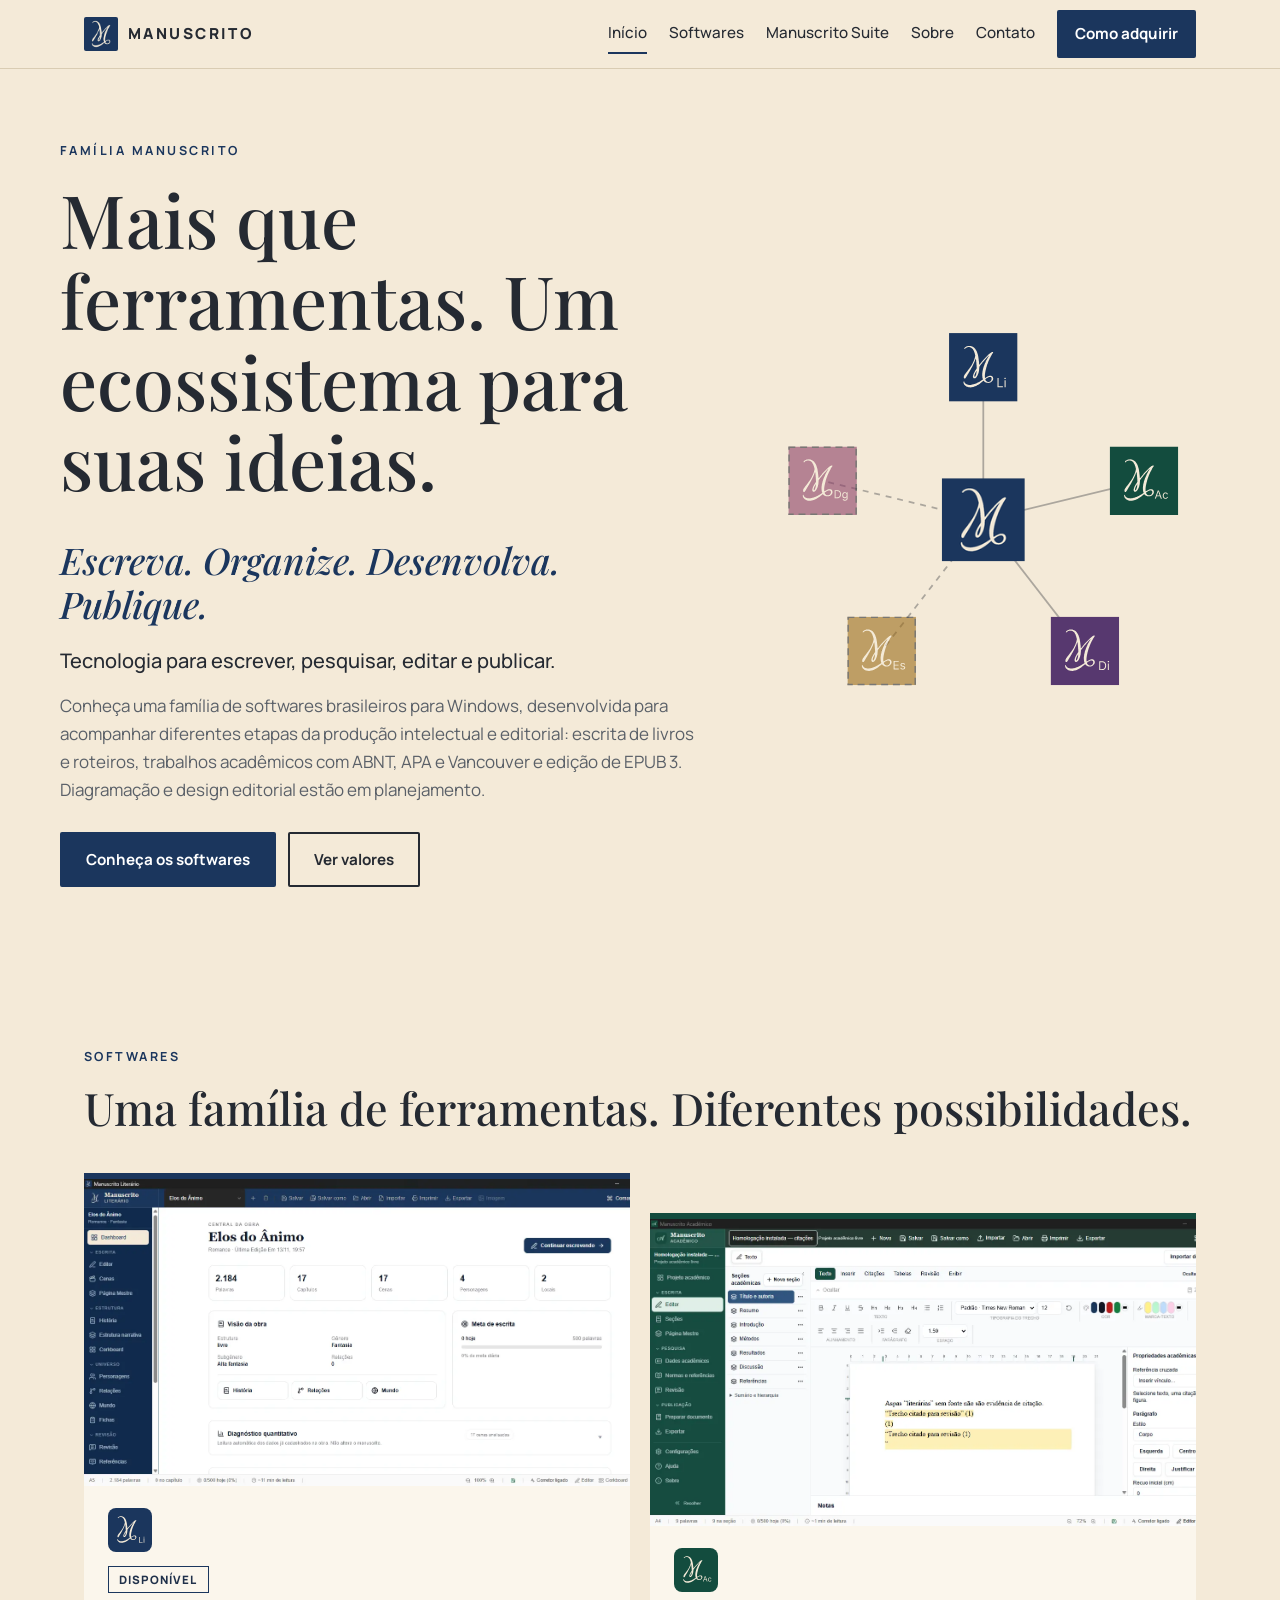
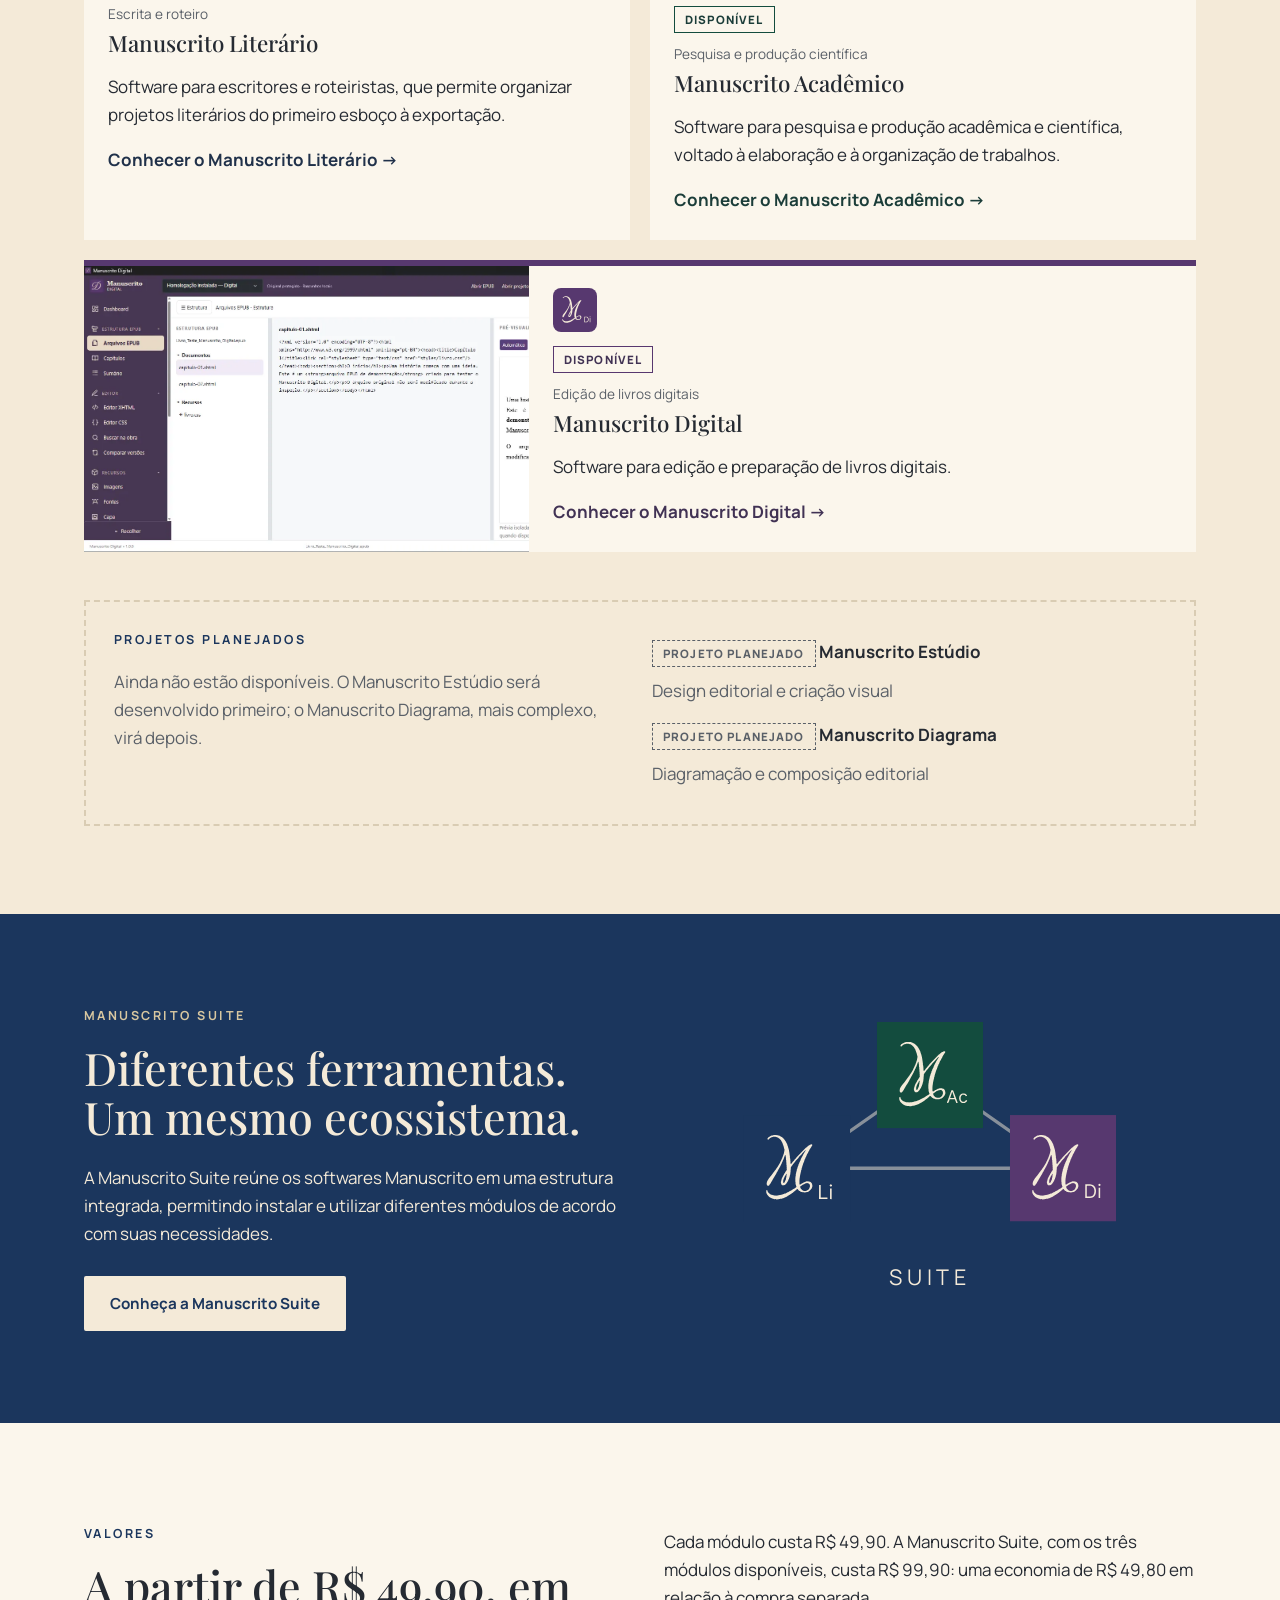
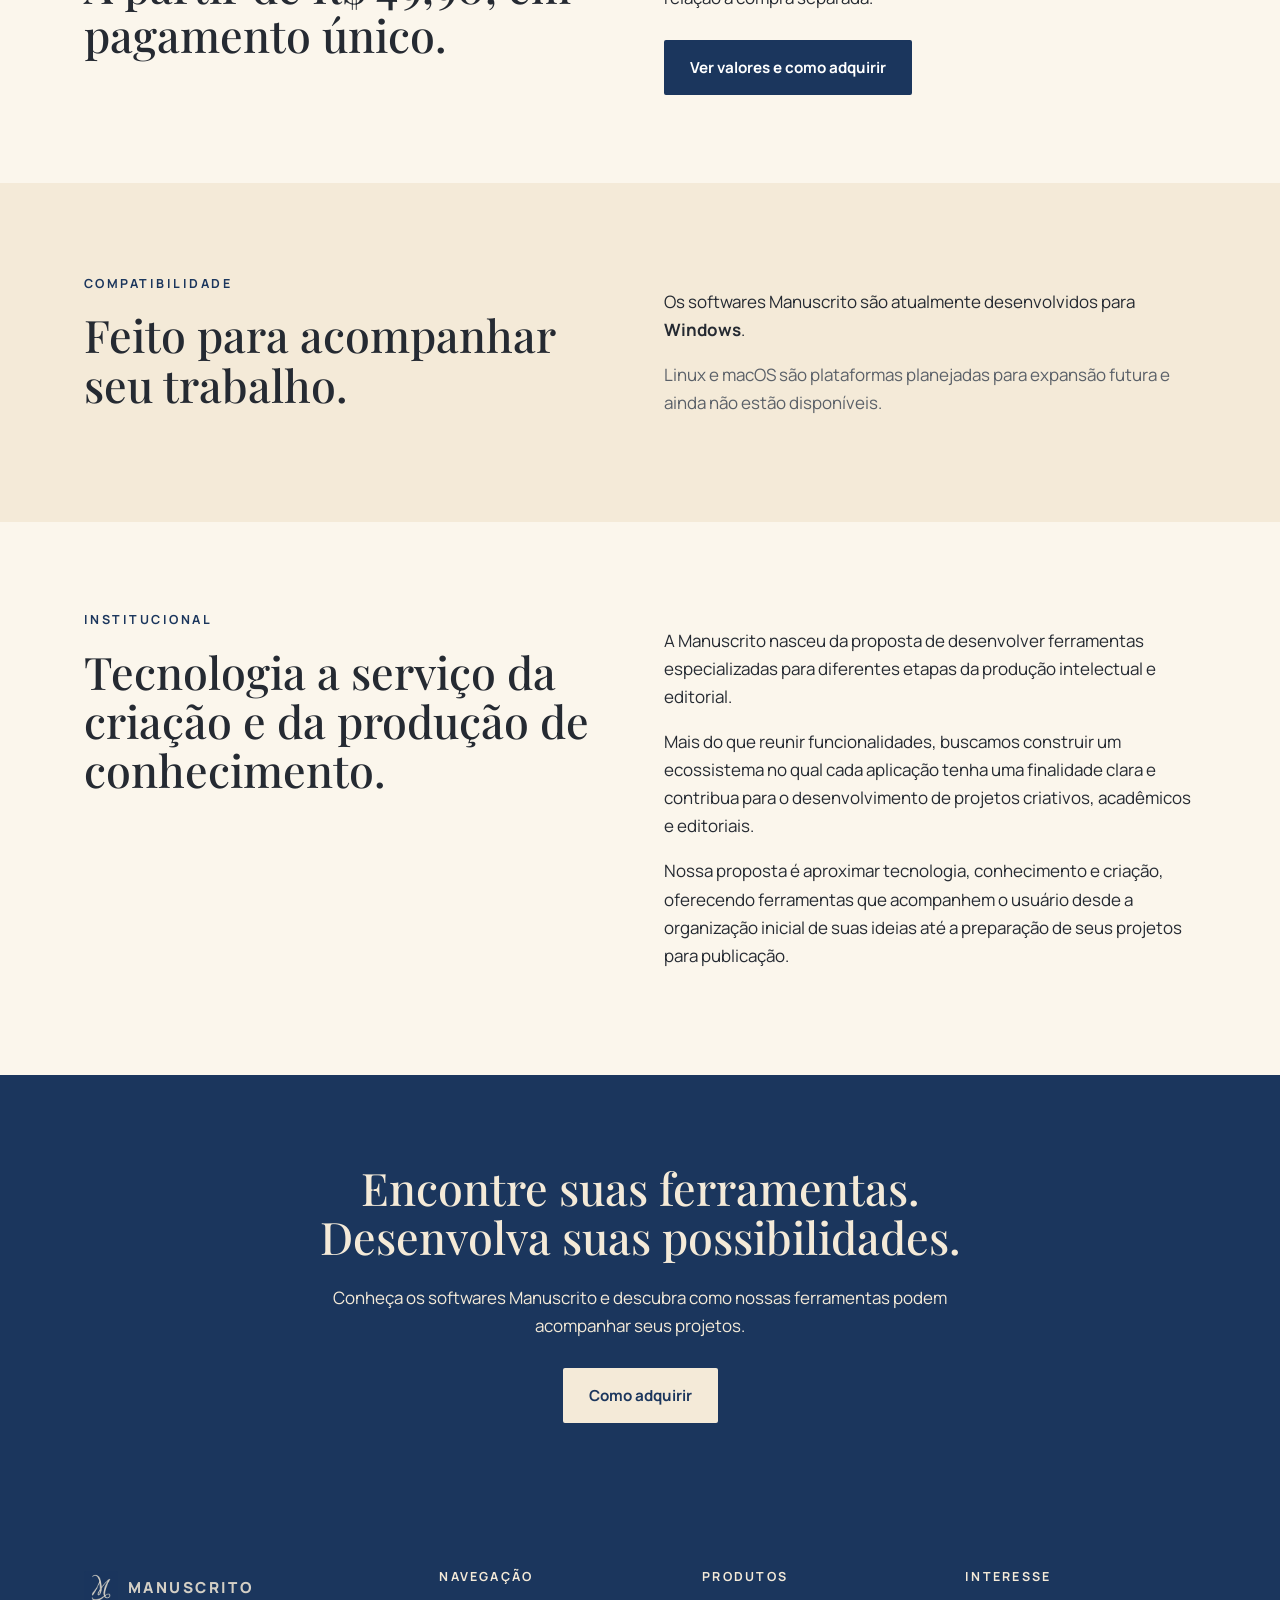
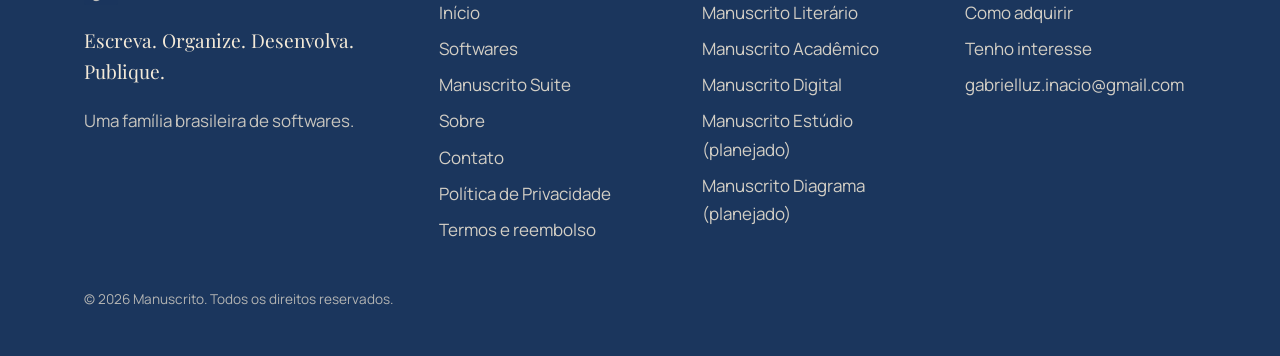
<file: index.html>
<!DOCTYPE html>
<html lang="pt-BR">
<head>
<meta charset="utf-8">
<meta name="viewport" content="width=device-width, initial-scale=1, viewport-fit=cover">
<title>Manuscrito — softwares para escrever, pesquisar e publicar</title>
<meta name="description" content="Família brasileira de softwares para Windows: escrever livros e roteiros, elaborar TCC, dissertação e tese e editar EPUB 3. A partir de R$ 49,90.">
<meta name="robots" content="index,follow,max-image-preview:large">
<link rel="canonical" href="https://gabrielluzinacio-alt.github.io/manuscrito/">
<meta property="og:title" content="Manuscrito — softwares para escrever, pesquisar e publicar"><meta property="og:description" content="Família brasileira de softwares para Windows: escrever livros e roteiros, elaborar TCC, dissertação e tese e editar EPUB 3. A partir de R$ 49,90."><meta property="og:type" content="website"><meta property="og:locale" content="pt_BR"><meta property="og:site_name" content="Manuscrito"><meta property="og:url" content="https://gabrielluzinacio-alt.github.io/manuscrito/"><meta property="og:image" content="https://gabrielluzinacio-alt.github.io/manuscrito/assets/img/og.png"><meta property="og:image:width" content="1200"><meta property="og:image:height" content="630"><meta property="og:image:alt" content="Manuscrito: Escreva. Organize. Desenvolva. Publique.">
<meta name="twitter:card" content="summary_large_image">
<meta name="theme-color" content="#1B365D">
<link rel="icon" href="favicon.ico" sizes="any"><link rel="icon" href="assets/icons/manuscrito-literario.svg" type="image/svg+xml"><link rel="apple-touch-icon" href="apple-touch-icon.png">
<link rel="preconnect" href="https://fonts.googleapis.com"><link rel="preconnect" href="https://fonts.gstatic.com" crossorigin>
<link rel="stylesheet" href="https://fonts.googleapis.com/css2?family=Manrope:wght@400;500;700;800&family=Playfair+Display:ital,wght@0,500;0,700;1,500&display=swap">
<link rel="stylesheet" href="assets/css/style.css">
<noscript><style>[hidden]{display:block!important}.tab-panel{margin-bottom:24px}</style></noscript>
<script type="application/ld+json">{"@context":"https://schema.org","@graph":[{"@type":"Organization","@id":"https://gabrielluzinacio-alt.github.io/manuscrito/#org","name":"Manuscrito","url":"https://gabrielluzinacio-alt.github.io/manuscrito/","logo":"https://gabrielluzinacio-alt.github.io/manuscrito/assets/img/logo.png","email":"gabrielluz.inacio@gmail.com","slogan":"Escreva. Organize. Desenvolva. Publique.","areaServed":"BR","knowsLanguage":"pt-BR"},{"@type":"WebSite","name":"Manuscrito","url":"https://gabrielluzinacio-alt.github.io/manuscrito/","inLanguage":"pt-BR","publisher":{"@id":"https://gabrielluzinacio-alt.github.io/manuscrito/#org"}}]}</script>
</head>
<body>
<a class="sr" href="#main">Pular para o conteúdo</a>
<header><div class="wrap bar"><a class="logo" href="" aria-label="Manuscrito — página inicial"><img class="mk" src="assets/img/logo.png" alt="" width="34" height="34">MANUSCRITO</a><button class="menu" type="button" aria-expanded="false" aria-controls="nav">Menu</button>
<nav id="nav" aria-label="Principal"><a href="" aria-current="page">Início</a><a href="softwares/">Softwares</a><a href="suite/">Manuscrito Suite</a><a href="sobre/">Sobre</a><a href="contato/">Contato</a><a class="btn" href="adquirir/">Como adquirir</a></nav></div></header>
<main id="main" tabindex="-1" style="outline:none" class="fade">
<div class="wrap hero"><div><div class="eyebrow">Família Manuscrito</div><h1>Mais que ferramentas. Um ecossistema para suas ideias.</h1><p class="slogan">Escreva. Organize. Desenvolva. Publique.</p><h2 class="sub">Tecnologia para escrever, pesquisar, editar e publicar.</h2><p class="mut">Conheça uma família de softwares brasileiros para Windows, desenvolvida para acompanhar diferentes etapas da produção intelectual e editorial: escrita de livros e roteiros, trabalhos acadêmicos com ABNT, APA e Vancouver e edição de EPUB 3. Diagramação e design editorial estão em planejamento.</p><div class="row"><a class="btn" href="softwares/">Conheça os softwares</a><a class="btn o" href="adquirir/">Ver valores</a></div></div><svg viewBox="0 0 400 340" role="img" aria-label="Cinco módulos conectados ao centro do ecossistema Manuscrito" style="width:100%;height:auto"><g stroke="currentColor" opacity=".35" stroke-width="1.5"><line x1="200" y1="175" x2="200" y2="46" stroke-dasharray="0"/><line x1="200" y1="175" x2="336" y2="142" stroke-dasharray="0"/><line x1="200" y1="175" x2="286" y2="286" stroke-dasharray="0"/><line x1="200" y1="175" x2="114" y2="286" stroke-dasharray="5 5"/><line x1="200" y1="175" x2="64" y2="142" stroke-dasharray="5 5"/></g><image href="assets/img/logo.png" x="165" y="140" width="70" height="70"/><svg x="171" y="17" width="58" height="58" viewBox="0 0 512 512" opacity="1"><rect width="512" height="512" fill="#1B365D"/><use href="assets/icons/sprite.svg#M" fill="#F4EAD8"/><use href="assets/icons/sprite.svg#s-literario" fill="#F4EAD8"/></svg><svg x="307" y="113" width="58" height="58" viewBox="0 0 512 512" opacity="1"><rect width="512" height="512" fill="#134C3E"/><use href="assets/icons/sprite.svg#M" fill="#F4EAD8"/><use href="assets/icons/sprite.svg#s-academico" fill="#F4EAD8"/></svg><svg x="257" y="257" width="58" height="58" viewBox="0 0 512 512" opacity="1"><rect width="512" height="512" fill="#57386F"/><use href="assets/icons/sprite.svg#M" fill="#F4EAD8"/><use href="assets/icons/sprite.svg#s-digital" fill="#F4EAD8"/></svg><svg x="85" y="257" width="58" height="58" viewBox="0 0 512 512" opacity="0.6"><rect width="512" height="512" fill="#9A6B19"/><use href="assets/icons/sprite.svg#M" fill="#F4EAD8"/><use href="assets/icons/sprite.svg#s-estudio" fill="#F4EAD8"/><rect width="512" height="512" fill="none" stroke="currentColor" stroke-width="22" stroke-dasharray="52 36"/></svg><svg x="35" y="113" width="58" height="58" viewBox="0 0 512 512" opacity="0.6"><rect width="512" height="512" fill="#8B3E66"/><use href="assets/icons/sprite.svg#M" fill="#F4EAD8"/><use href="assets/icons/sprite.svg#s-diagrama" fill="#F4EAD8"/><rect width="512" height="512" fill="none" stroke="currentColor" stroke-width="22" stroke-dasharray="52 36"/></svg></svg></div>
<section><div class="wrap"><div class="eyebrow">Softwares</div><h2>Uma família de ferramentas. Diferentes possibilidades.</h2><div class="feat"><a class="pc" href="literario/" style="--c:#1B365D;--cl:#7FA9E6"><img class="art" src="assets/img/lit-central.webp" alt="Tela do Manuscrito Literário" loading="lazy" width="1365" height="720"><div class="body"><svg class="mkm" aria-hidden="true" focusable="false" width="44" height="44" viewBox="0 0 512 512"><rect width="512" height="512" fill="#1B365D"/><use href="assets/icons/sprite.svg#M" fill="#F4EAD8"/><use href="assets/icons/sprite.svg#s-literario" fill="#F4EAD8"/></svg><span class="tag">Disponível</span><p class="cat">Escrita e roteiro</p><h3>Manuscrito Literário</h3><p>Software para escritores e roteiristas, que permite organizar projetos literários do primeiro esboço à exportação.</p><strong class="more">Conhecer o Manuscrito Literário →</strong></div></a><a class="pc" href="academico/" style="--c:#134C3E;--cl:#5DBE98"><img class="art" src="assets/img/aca-editor.webp" alt="Tela do Manuscrito Acadêmico" loading="lazy" width="1365" height="720"><div class="body"><svg class="mkm" aria-hidden="true" focusable="false" width="44" height="44" viewBox="0 0 512 512"><rect width="512" height="512" fill="#134C3E"/><use href="assets/icons/sprite.svg#M" fill="#F4EAD8"/><use href="assets/icons/sprite.svg#s-academico" fill="#F4EAD8"/></svg><span class="tag">Disponível</span><p class="cat">Pesquisa e produção científica</p><h3>Manuscrito Acadêmico</h3><p>Software para pesquisa e produção acadêmica e científica, voltado à elaboração e à organização de trabalhos.</p><strong class="more">Conhecer o Manuscrito Acadêmico →</strong></div></a><a class="pc" href="digital/" style="--c:#57386F;--cl:#B79AE6"><img class="art" src="assets/img/dig-estrutura.webp" alt="Tela do Manuscrito Digital" loading="lazy" width="1365" height="720"><div class="body"><svg class="mkm" aria-hidden="true" focusable="false" width="44" height="44" viewBox="0 0 512 512"><rect width="512" height="512" fill="#57386F"/><use href="assets/icons/sprite.svg#M" fill="#F4EAD8"/><use href="assets/icons/sprite.svg#s-digital" fill="#F4EAD8"/></svg><span class="tag">Disponível</span><p class="cat">Edição de livros digitais</p><h3>Manuscrito Digital</h3><p>Software para edição e preparação de livros digitais.</p><strong class="more">Conhecer o Manuscrito Digital →</strong></div></a></div><div class="plan"><div><div class="eyebrow">Projetos planejados</div><p class="mut">Ainda não estão disponíveis. O Manuscrito Estúdio será desenvolvido primeiro; o Manuscrito Diagrama, mais complexo, virá depois.</p></div><div><a href="estudio/" style="--c:#9A6B19;--cl:#E2B455"><span class="tag pl">Projeto planejado</span> <strong>Manuscrito Estúdio</strong><br><span class="mut">Design editorial e criação visual</span></a><a href="diagrama/" style="--c:#8B3E66;--cl:#E08AB4"><span class="tag pl">Projeto planejado</span> <strong>Manuscrito Diagrama</strong><br><span class="mut">Diagramação e composição editorial</span></a></div></div></div></section>
<section class="dark"><div class="wrap two"><div><div class="eyebrow">Manuscrito Suite</div><h2>Diferentes ferramentas. Um mesmo ecossistema.</h2><p>A Manuscrito Suite reúne os softwares Manuscrito em uma estrutura integrada, permitindo instalar e utilizar diferentes módulos de acordo com suas necessidades.</p><div class="row"><a class="btn" href="suite/">Conheça a Manuscrito Suite</a></div></div><svg viewBox="0 0 320 200" role="img" aria-label="Três módulos disponíveis conectados na Suite" style="width:100%"><g stroke="#F4EAD8" opacity=".5" stroke-width="2"><path d="M80 100h160M80 100L160 44M240 100L160 44"/></g><svg x="48" y="68" width="64" height="64" viewBox="0 0 512 512"><rect width="512" height="512" fill="#1B365D"/><use href="assets/icons/sprite.svg#M" fill="#F4EAD8"/><use href="assets/icons/sprite.svg#s-literario" fill="#F4EAD8"/></svg><svg x="208" y="68" width="64" height="64" viewBox="0 0 512 512"><rect width="512" height="512" fill="#57386F"/><use href="assets/icons/sprite.svg#M" fill="#F4EAD8"/><use href="assets/icons/sprite.svg#s-digital" fill="#F4EAD8"/></svg><svg x="128" y="12" width="64" height="64" viewBox="0 0 512 512"><rect width="512" height="512" fill="#134C3E"/><use href="assets/icons/sprite.svg#M" fill="#F4EAD8"/><use href="assets/icons/sprite.svg#s-academico" fill="#F4EAD8"/></svg><text x="160" y="170" text-anchor="middle" fill="#F4EAD8" font-size="13" letter-spacing="3">SUITE</text></svg></div></section>
<section style="background:var(--card)"><div class="wrap two"><div><div class="eyebrow">Valores</div><h2>A partir de R$ 49,90, em pagamento único.</h2></div><div><p>Cada módulo custa R$ 49,90. A Manuscrito Suite, com os três módulos disponíveis, custa R$ 99,90: uma economia de R$ 49,80 em relação à compra separada.</p><div class="row"><a class="btn" href="adquirir/">Ver valores e como adquirir</a></div></div></div></section>
<section><div class="wrap two"><div><div class="eyebrow">Compatibilidade</div><h2>Feito para acompanhar seu trabalho.</h2></div><div><p>Os softwares Manuscrito são atualmente desenvolvidos para <strong>Windows</strong>.</p><p class="mut">Linux e macOS são plataformas planejadas para expansão futura e ainda não estão disponíveis.</p></div></div></section>
<section style="background:var(--card)"><div class="wrap two" style="align-items:start"><div><div class="eyebrow">Institucional</div><h2>Tecnologia a serviço da criação e da produção de conhecimento.</h2></div><div><p>A Manuscrito nasceu da proposta de desenvolver ferramentas especializadas para diferentes etapas da produção intelectual e editorial.</p><p>Mais do que reunir funcionalidades, buscamos construir um ecossistema no qual cada aplicação tenha uma finalidade clara e contribua para o desenvolvimento de projetos criativos, acadêmicos e editoriais.</p><p>Nossa proposta é aproximar tecnologia, conhecimento e criação, oferecendo ferramentas que acompanhem o usuário desde a organização inicial de suas ideias até a preparação de seus projetos para publicação.</p></div></div></section>
<section class="dark"><div class="wrap" style="text-align:center;max-width:760px"><h2>Encontre suas ferramentas. Desenvolva suas possibilidades.</h2><p>Conheça os softwares Manuscrito e descubra como nossas ferramentas podem acompanhar seus projetos.</p><div class="row" style="justify-content:center"><a class="btn" href="adquirir/">Como adquirir</a></div></div></section>
</main>
<footer><div class="wrap"><div class="g"><div><a class="logo" href="" aria-label="Manuscrito — página inicial"><img class="mk" src="assets/img/logo.png" alt="" width="34" height="34">MANUSCRITO</a><p style="font-family:'Playfair Display',serif;font-size:1.2rem;margin-top:16px">Escreva. Organize. Desenvolva. Publique.</p><p style="opacity:.8">Uma família brasileira de softwares.</p></div>
<div><h4>Navegação</h4><a href="">Início</a><a href="softwares/">Softwares</a><a href="suite/">Manuscrito Suite</a><a href="sobre/">Sobre</a><a href="contato/">Contato</a><a href="privacidade/">Política de Privacidade</a><a href="termos/">Termos e reembolso</a></div><div><h4>Produtos</h4><a href="literario/">Manuscrito Literário</a><a href="academico/">Manuscrito Acadêmico</a><a href="digital/">Manuscrito Digital</a><a href="estudio/">Manuscrito Estúdio (planejado)</a><a href="diagrama/">Manuscrito Diagrama (planejado)</a></div><div><h4>Interesse</h4><a href="adquirir/">Como adquirir</a><a href="contato/">Tenho interesse</a><a href="mailto:gabrielluz.inacio@gmail.com">gabrielluz.inacio@gmail.com</a></div></div>
<p style="margin-top:40px;opacity:.7;font-size:.85rem">© <span id="ano">2026</span> Manuscrito. Todos os direitos reservados.</p></div></footer>
<script src="assets/js/config.js"></script><script src="assets/js/main.js" defer></script>
</body>
</html>
</file>
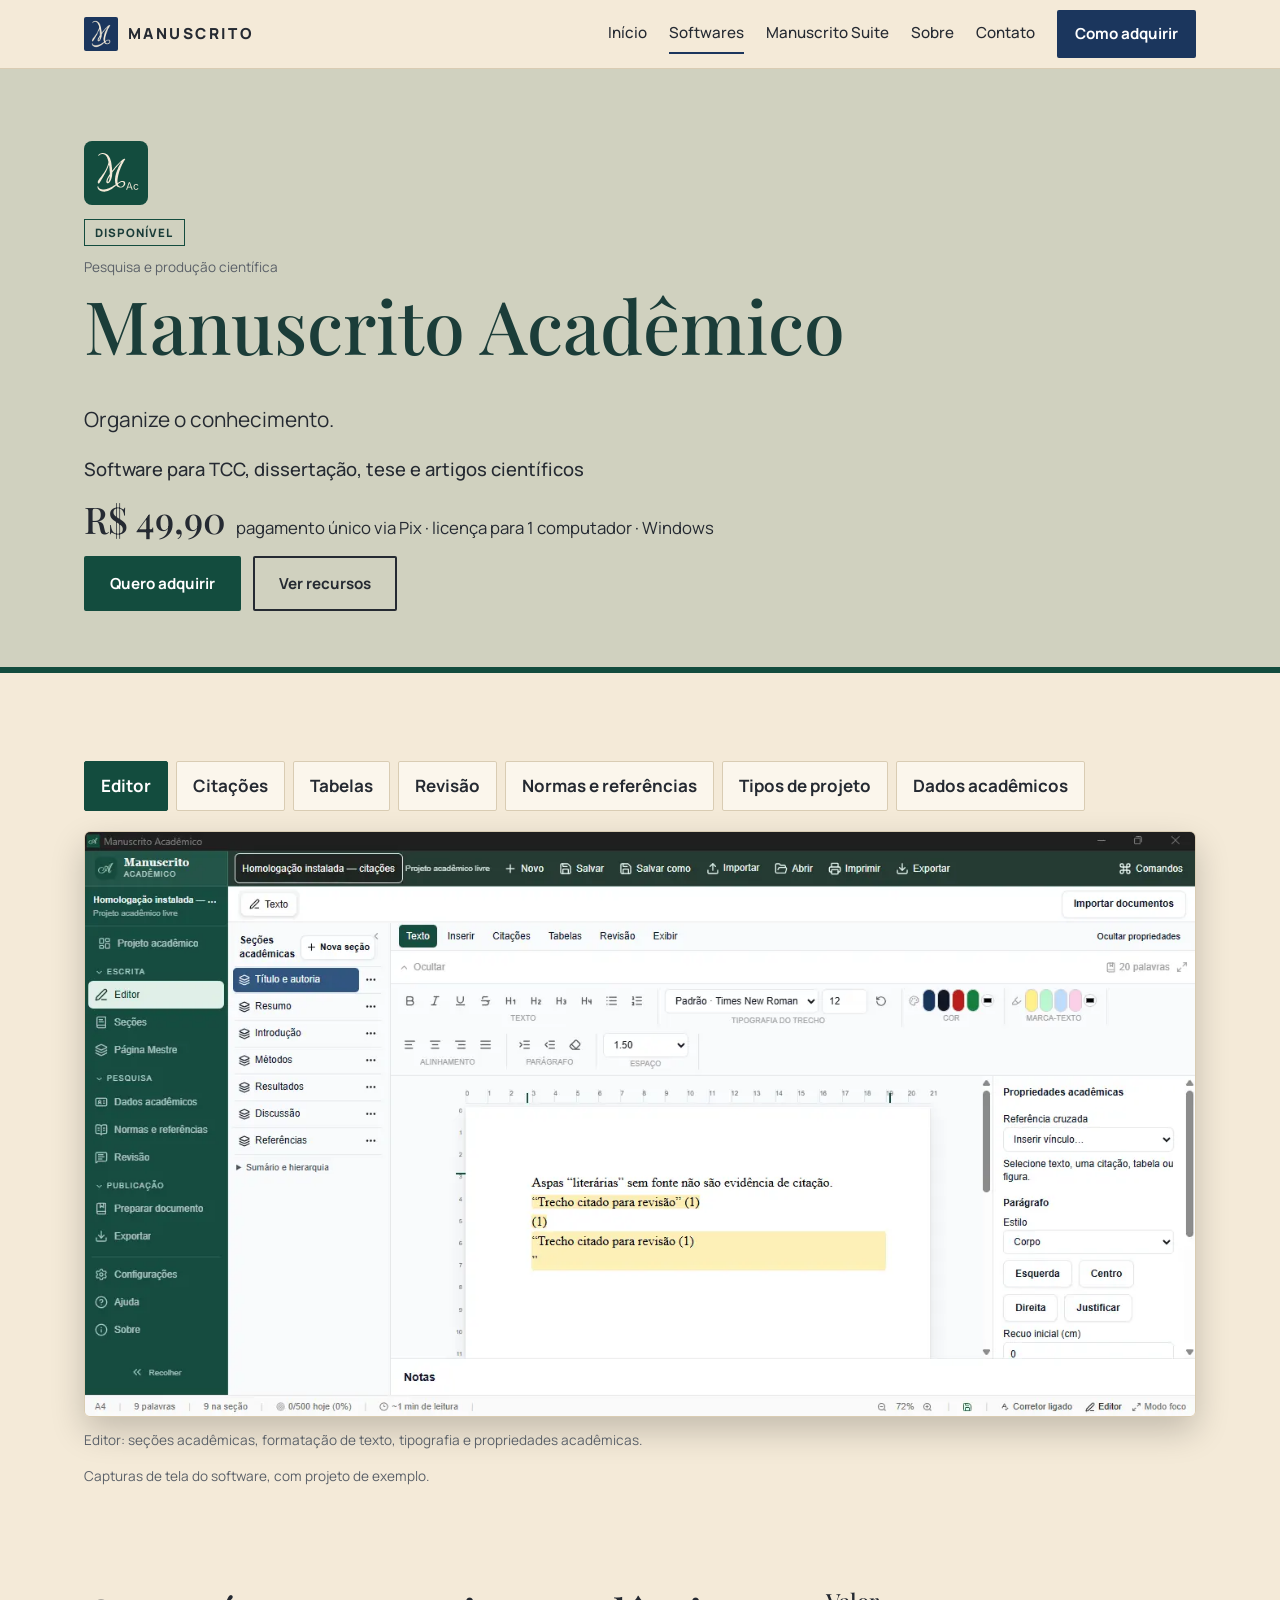
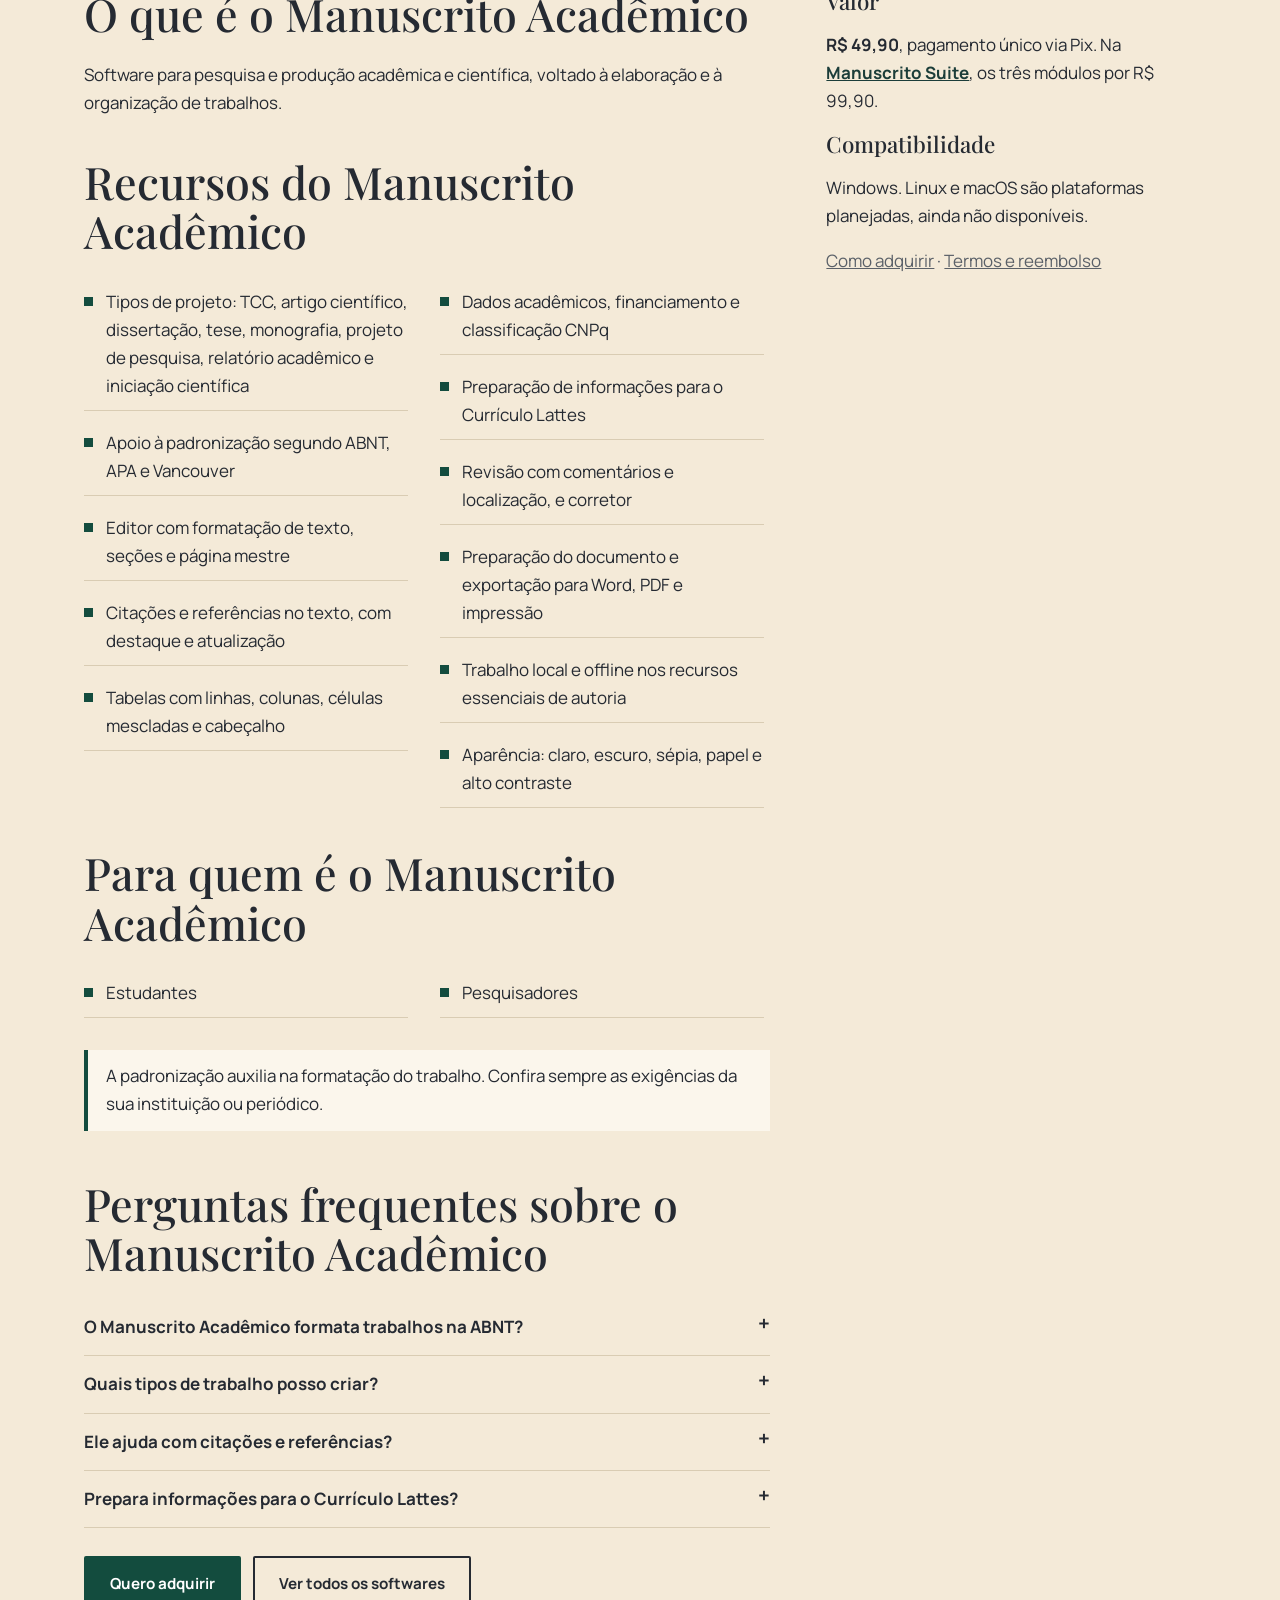
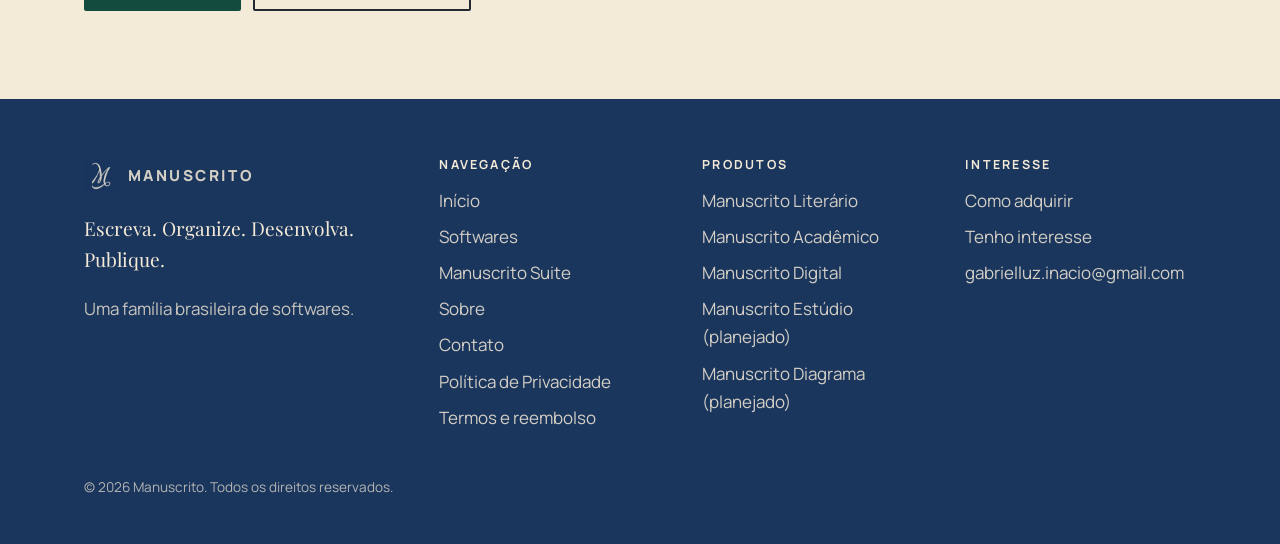
<file: academico/index.html>
<!DOCTYPE html>
<html lang="pt-BR">
<head>
<meta charset="utf-8">
<meta name="viewport" content="width=device-width, initial-scale=1, viewport-fit=cover">
<title>Manuscrito Acadêmico: software para TCC, dissertação e tese</title>
<meta name="description" content="Software para TCC, monografia, dissertação, tese e artigos científicos, com apoio a ABNT, APA e Vancouver e preparo para o Currículo Lattes. Windows, R$ 49,90.">
<meta name="robots" content="index,follow,max-image-preview:large">
<link rel="canonical" href="https://gabrielluzinacio-alt.github.io/manuscrito/academico/">
<meta property="og:title" content="Manuscrito Acadêmico: software para TCC, dissertação e tese"><meta property="og:description" content="Software para TCC, monografia, dissertação, tese e artigos científicos, com apoio a ABNT, APA e Vancouver e preparo para o Currículo Lattes. Windows, R$ 49,90."><meta property="og:type" content="website"><meta property="og:locale" content="pt_BR"><meta property="og:site_name" content="Manuscrito"><meta property="og:url" content="https://gabrielluzinacio-alt.github.io/manuscrito/academico/"><meta property="og:image" content="https://gabrielluzinacio-alt.github.io/manuscrito/assets/img/og.png"><meta property="og:image:width" content="1200"><meta property="og:image:height" content="630"><meta property="og:image:alt" content="Manuscrito: Escreva. Organize. Desenvolva. Publique.">
<meta name="twitter:card" content="summary_large_image">
<meta name="theme-color" content="#1B365D">
<link rel="icon" href="../favicon.ico" sizes="any"><link rel="icon" href="../assets/icons/manuscrito-literario.svg" type="image/svg+xml"><link rel="apple-touch-icon" href="../apple-touch-icon.png">
<link rel="preconnect" href="https://fonts.googleapis.com"><link rel="preconnect" href="https://fonts.gstatic.com" crossorigin>
<link rel="stylesheet" href="https://fonts.googleapis.com/css2?family=Manrope:wght@400;500;700;800&family=Playfair+Display:ital,wght@0,500;0,700;1,500&display=swap">
<link rel="stylesheet" href="../assets/css/style.css">
<noscript><style>[hidden]{display:block!important}.tab-panel{margin-bottom:24px}</style></noscript>
<script type="application/ld+json">{"@context":"https://schema.org","@type":"BreadcrumbList","itemListElement":[{"@type":"ListItem","position":1,"name":"Início","item":"https://gabrielluzinacio-alt.github.io/manuscrito/"},{"@type":"ListItem","position":2,"name":"Softwares","item":"https://gabrielluzinacio-alt.github.io/manuscrito/softwares/"},{"@type":"ListItem","position":3,"name":"Manuscrito Acadêmico","item":"https://gabrielluzinacio-alt.github.io/manuscrito/academico/"}]}</script><script type="application/ld+json">{"@context":"https://schema.org","@type":"SoftwareApplication","name":"Manuscrito Acadêmico","description":"Software para TCC, monografia, dissertação, tese e artigos científicos, com apoio a ABNT, APA e Vancouver e preparo para o Currículo Lattes. Windows, R$ 49,90.","applicationCategory":"EducationalApplication","operatingSystem":"Windows","inLanguage":"pt-BR","url":"https://gabrielluzinacio-alt.github.io/manuscrito/academico/","image":"https://gabrielluzinacio-alt.github.io/manuscrito/assets/img/aca-editor.webp","offers":{"@type":"Offer","price":"49.90","priceCurrency":"BRL","availability":"https://schema.org/InStock","url":"https://gabrielluzinacio-alt.github.io/manuscrito/adquirir/"},"publisher":{"@id":"https://gabrielluzinacio-alt.github.io/manuscrito/#org"}}</script>
</head>
<body>
<a class="sr" href="#main">Pular para o conteúdo</a>
<header><div class="wrap bar"><a class="logo" href="../" aria-label="Manuscrito — página inicial"><img class="mk" src="../assets/img/logo.png" alt="" width="34" height="34">MANUSCRITO</a><button class="menu" type="button" aria-expanded="false" aria-controls="nav">Menu</button>
<nav id="nav" aria-label="Principal"><a href="../">Início</a><a href="../softwares/" aria-current="page">Softwares</a><a href="../suite/">Manuscrito Suite</a><a href="../sobre/">Sobre</a><a href="../contato/">Contato</a><a class="btn" href="../adquirir/">Como adquirir</a></nav></div></header>
<main id="main" tabindex="-1" style="outline:none" class="fade">
<div style="--c:#134C3E;--cl:#5DBE98"><div class="pband"><div class="wrap"><svg class="mkm" aria-hidden="true" focusable="false" width="64" height="64" viewBox="0 0 512 512"><rect width="512" height="512" fill="#134C3E"/><use href="../assets/icons/sprite.svg#M" fill="#F4EAD8"/><use href="../assets/icons/sprite.svg#s-academico" fill="#F4EAD8"/></svg><span class="tag">Disponível</span><p class="cat">Pesquisa e produção científica</p><h1>Manuscrito Acadêmico</h1><p class="sub1">Organize o conhecimento.</p><h2 class="kw">Software para TCC, dissertação, tese e artigos científicos</h2><p class="bprice"><strong>R$ 49,90</strong>pagamento único via Pix · licença para 1 computador · Windows</p><div class="row" style="margin-top:14px"><a class="btn" href="../contato/?software=academico" style="background:var(--c);border-color:var(--c);color:var(--onc)">Quero adquirir</a><a class="btn o" href="#recursos">Ver recursos</a></div></div></div><section style="padding-bottom:0"><div class="wrap"><h2 class="sr">Telas do Manuscrito Acadêmico</h2><div role="tablist" class="tabs" aria-label="Telas do software"><button type="button" id="t0" role="tab" aria-controls="p0" aria-selected="true" tabindex="0">Editor</button><button type="button" id="t1" role="tab" aria-controls="p1" aria-selected="false" tabindex="-1">Citações</button><button type="button" id="t2" role="tab" aria-controls="p2" aria-selected="false" tabindex="-1">Tabelas</button><button type="button" id="t3" role="tab" aria-controls="p3" aria-selected="false" tabindex="-1">Revisão</button><button type="button" id="t4" role="tab" aria-controls="p4" aria-selected="false" tabindex="-1">Normas e referências</button><button type="button" id="t5" role="tab" aria-controls="p5" aria-selected="false" tabindex="-1">Tipos de projeto</button><button type="button" id="t6" role="tab" aria-controls="p6" aria-selected="false" tabindex="-1">Dados acadêmicos</button></div><div id="p0" role="tabpanel" aria-labelledby="t0" class="tab-panel"><figure><button type="button" class="zoom" aria-label="Ampliar imagem: Manuscrito Acadêmico: editor"><img class="shot" src="../assets/img/aca-editor.webp" alt="Manuscrito Acadêmico: editor" loading="lazy" width="1365" height="720"></button><figcaption>Editor: seções acadêmicas, formatação de texto, tipografia e propriedades acadêmicas.</figcaption></figure></div><div id="p1" role="tabpanel" aria-labelledby="t1" class="tab-panel" hidden><figure><button type="button" class="zoom" aria-label="Ampliar imagem: Manuscrito Acadêmico: citações"><img class="shot" src="../assets/img/aca-citacoes.webp" alt="Manuscrito Acadêmico: citações" loading="lazy" width="1365" height="720"></button><figcaption>Citações: destacar citações, citação vinculada e atualizar referências.</figcaption></figure></div><div id="p2" role="tabpanel" aria-labelledby="t2" class="tab-panel" hidden><figure><button type="button" class="zoom" aria-label="Ampliar imagem: Manuscrito Acadêmico: tabelas"><img class="shot" src="../assets/img/aca-tabelas.webp" alt="Manuscrito Acadêmico: tabelas" loading="lazy" width="1365" height="720"></button><figcaption>Tabelas: inserir tabela, linhas e colunas, mesclar e dividir células e cabeçalho.</figcaption></figure></div><div id="p3" role="tabpanel" aria-labelledby="t3" class="tab-panel" hidden><figure><button type="button" class="zoom" aria-label="Ampliar imagem: Manuscrito Acadêmico: revisão"><img class="shot" src="../assets/img/aca-revisao.webp" alt="Manuscrito Acadêmico: revisão" loading="lazy" width="1365" height="720"></button><figcaption>Revisão: comentários e localização de trechos no texto.</figcaption></figure></div><div id="p4" role="tabpanel" aria-labelledby="t4" class="tab-panel" hidden><figure><button type="button" class="zoom" aria-label="Ampliar imagem: Manuscrito Acadêmico: normas e referências"><img class="shot" src="../assets/img/aca-normas.webp" alt="Manuscrito Acadêmico: normas e referências" loading="lazy" width="1365" height="720"></button><figcaption>Normas e referências: perfil normativo com ABNT, APA e Vancouver.</figcaption></figure></div><div id="p5" role="tabpanel" aria-labelledby="t5" class="tab-panel" hidden><figure><button type="button" class="zoom" aria-label="Ampliar imagem: Manuscrito Acadêmico: tipos de projeto"><img class="shot" src="../assets/img/aca-tipos.webp" alt="Manuscrito Acadêmico: tipos de projeto" loading="lazy" width="1365" height="720"></button><figcaption>Novo projeto: TCC, artigo científico, dissertação, tese, monografia, projeto de pesquisa, relatório acadêmico e iniciação científica.</figcaption></figure></div><div id="p6" role="tabpanel" aria-labelledby="t6" class="tab-panel" hidden><figure><button type="button" class="zoom" aria-label="Ampliar imagem: Manuscrito Acadêmico: dados acadêmicos"><img class="shot" src="../assets/img/aca-dados.webp" alt="Manuscrito Acadêmico: dados acadêmicos" loading="lazy" width="1365" height="720"></button><figcaption>Dados acadêmicos: financiamento, classificação CNPq e preparação de informações para o Currículo Lattes.</figcaption></figure></div><p class="mut" style="font-size:.85rem">Capturas de tela do software, com projeto de exemplo.</p></div></section><section><div class="wrap pgrid"><div><h2>O que é o Manuscrito Acadêmico</h2><p>Software para pesquisa e produção acadêmica e científica, voltado à elaboração e à organização de trabalhos.</p><h2 id="recursos" style="margin-top:40px">Recursos do Manuscrito Acadêmico</h2><ul class="rec"><li>Tipos de projeto: TCC, artigo científico, dissertação, tese, monografia, projeto de pesquisa, relatório acadêmico e iniciação científica</li><li>Apoio à padronização segundo ABNT, APA e Vancouver</li><li>Editor com formatação de texto, seções e página mestre</li><li>Citações e referências no texto, com destaque e atualização</li><li>Tabelas com linhas, colunas, células mescladas e cabeçalho</li><li>Dados acadêmicos, financiamento e classificação CNPq</li><li>Preparação de informações para o Currículo Lattes</li><li>Revisão com comentários e localização, e corretor</li><li>Preparação do documento e exportação para Word, PDF e impressão</li><li>Trabalho local e offline nos recursos essenciais de autoria</li><li>Aparência: claro, escuro, sépia, papel e alto contraste</li></ul><h2 style="margin-top:40px">Para quem é o Manuscrito Acadêmico</h2><ul class="rec"><li>Estudantes</li><li>Pesquisadores</li></ul><div class="note">A padronização auxilia na formatação do trabalho. Confira sempre as exigências da sua instituição ou periódico.</div><h2 style="margin-top:48px">Perguntas frequentes sobre o Manuscrito Acadêmico</h2><div class="faq"><details><summary>O Manuscrito Acadêmico formata trabalhos na ABNT?</summary><p>Ele oferece perfil normativo com ABNT, APA e Vancouver e aplica padrões de página e estilos sem reescrever o texto. A cobertura é parcial e não certifica conformidade integral: confira sempre as exigências da sua instituição ou periódico.</p></details><details><summary>Quais tipos de trabalho posso criar?</summary><p>TCC, artigo científico, dissertação, tese, monografia, projeto de pesquisa, relatório acadêmico, iniciação científica e projeto acadêmico livre.</p></details><details><summary>Ele ajuda com citações e referências?</summary><p>Sim. Há destaque de citações, citação vinculada e atualização de referências.</p></details><details><summary>Prepara informações para o Currículo Lattes?</summary><p>Há uma área para preparar informações da produção para o Currículo Lattes, como DOI, ISBN, URL, palavras-chave e resumo.</p></details></div><div class="row"><a class="btn" href="../contato/?software=academico" style="background:var(--c);border-color:var(--c);color:var(--onc)">Quero adquirir</a><a class="btn o" href="../softwares/">Ver todos os softwares</a></div></div><aside><h3>Valor</h3><p><strong>R$ 49,90</strong>, pagamento único via Pix. Na <a href="../suite/" style="color:var(--ct);font-weight:700">Manuscrito Suite</a>, os três módulos por R$ 99,90.</p><h3>Compatibilidade</h3><p>Windows. Linux e macOS são plataformas planejadas, ainda não disponíveis.</p><p class="mut"><a href="../adquirir/">Como adquirir</a> · <a href="../termos/">Termos e reembolso</a></p></aside></div></section></div>
</main>
<footer><div class="wrap"><div class="g"><div><a class="logo" href="../" aria-label="Manuscrito — página inicial"><img class="mk" src="../assets/img/logo.png" alt="" width="34" height="34">MANUSCRITO</a><p style="font-family:'Playfair Display',serif;font-size:1.2rem;margin-top:16px">Escreva. Organize. Desenvolva. Publique.</p><p style="opacity:.8">Uma família brasileira de softwares.</p></div>
<div><h4>Navegação</h4><a href="../">Início</a><a href="../softwares/">Softwares</a><a href="../suite/">Manuscrito Suite</a><a href="../sobre/">Sobre</a><a href="../contato/">Contato</a><a href="../privacidade/">Política de Privacidade</a><a href="../termos/">Termos e reembolso</a></div><div><h4>Produtos</h4><a href="../literario/">Manuscrito Literário</a><a href="../academico/">Manuscrito Acadêmico</a><a href="../digital/">Manuscrito Digital</a><a href="../estudio/">Manuscrito Estúdio (planejado)</a><a href="../diagrama/">Manuscrito Diagrama (planejado)</a></div><div><h4>Interesse</h4><a href="../adquirir/">Como adquirir</a><a href="../contato/">Tenho interesse</a><a href="mailto:gabrielluz.inacio@gmail.com">gabrielluz.inacio@gmail.com</a></div></div>
<p style="margin-top:40px;opacity:.7;font-size:.85rem">© <span id="ano">2026</span> Manuscrito. Todos os direitos reservados.</p></div></footer>
<script src="../assets/js/config.js"></script><script src="../assets/js/main.js" defer></script>
</body>
</html>
</file>
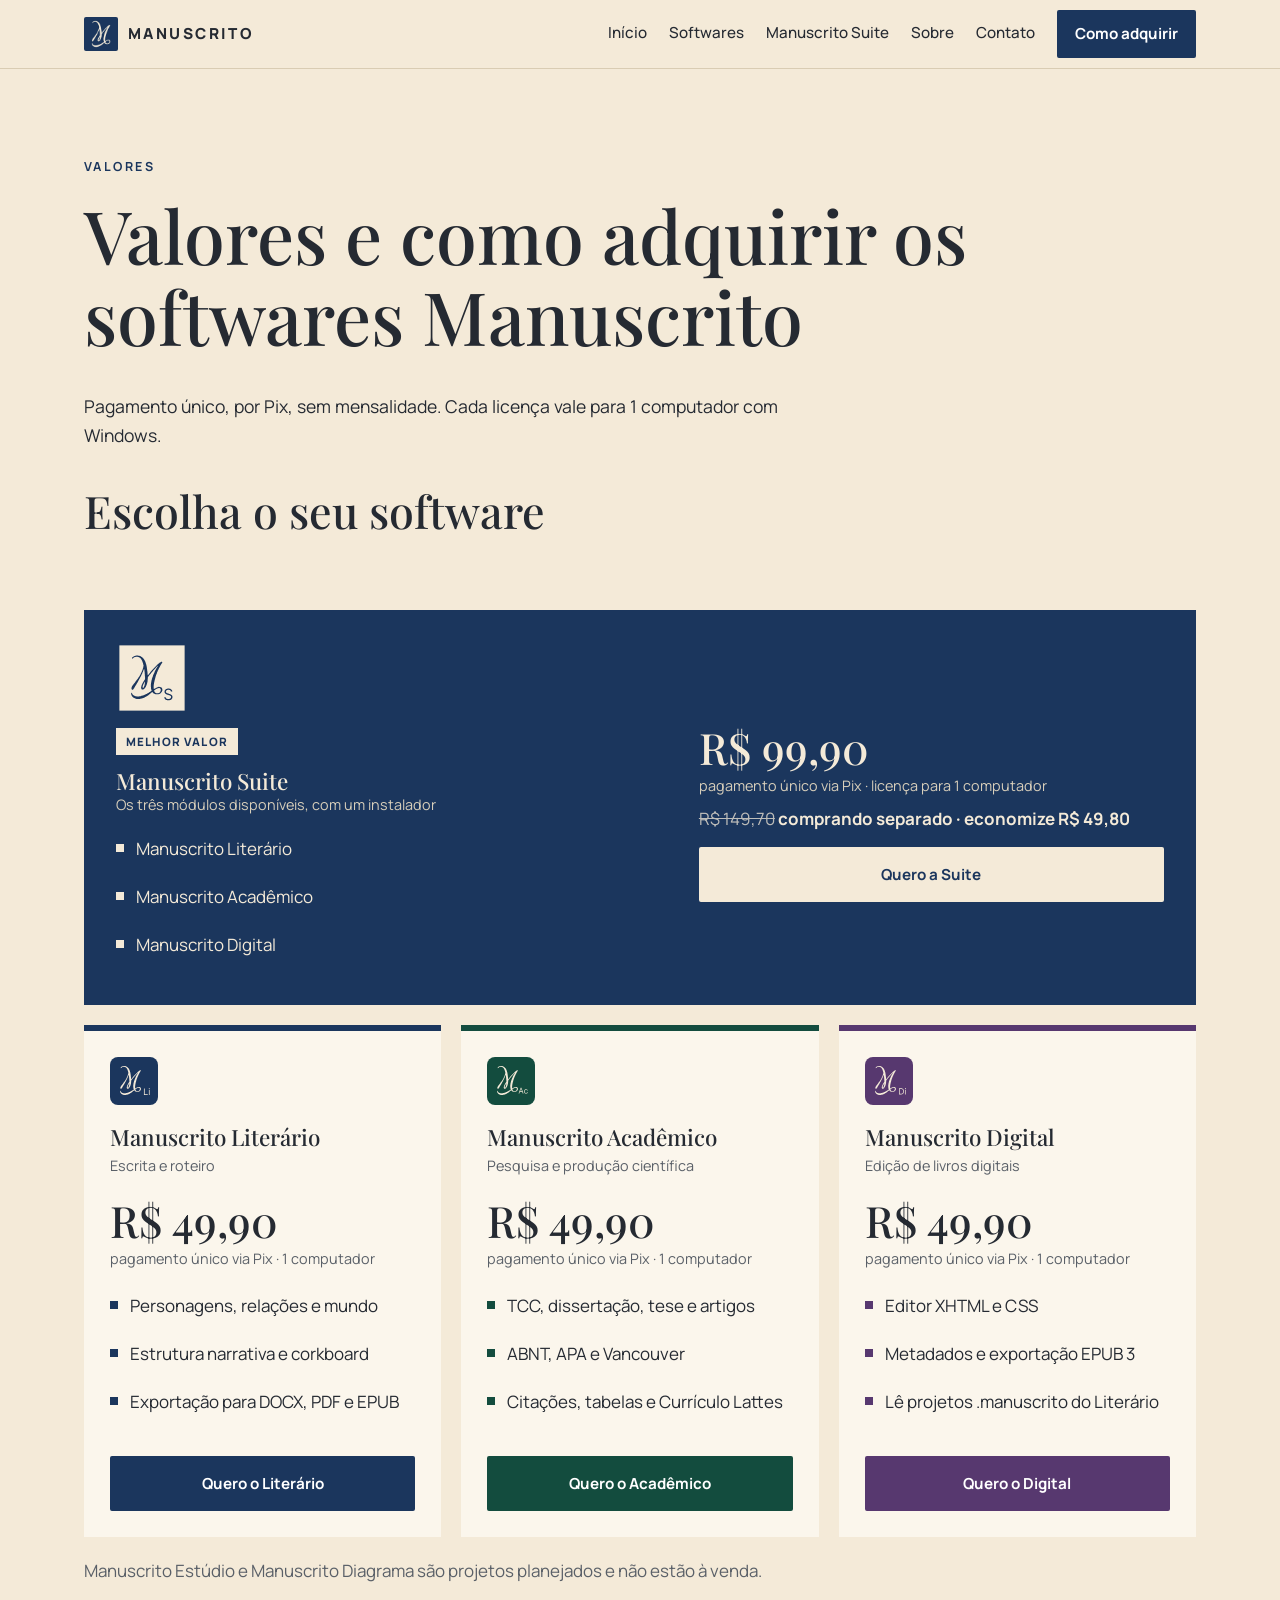
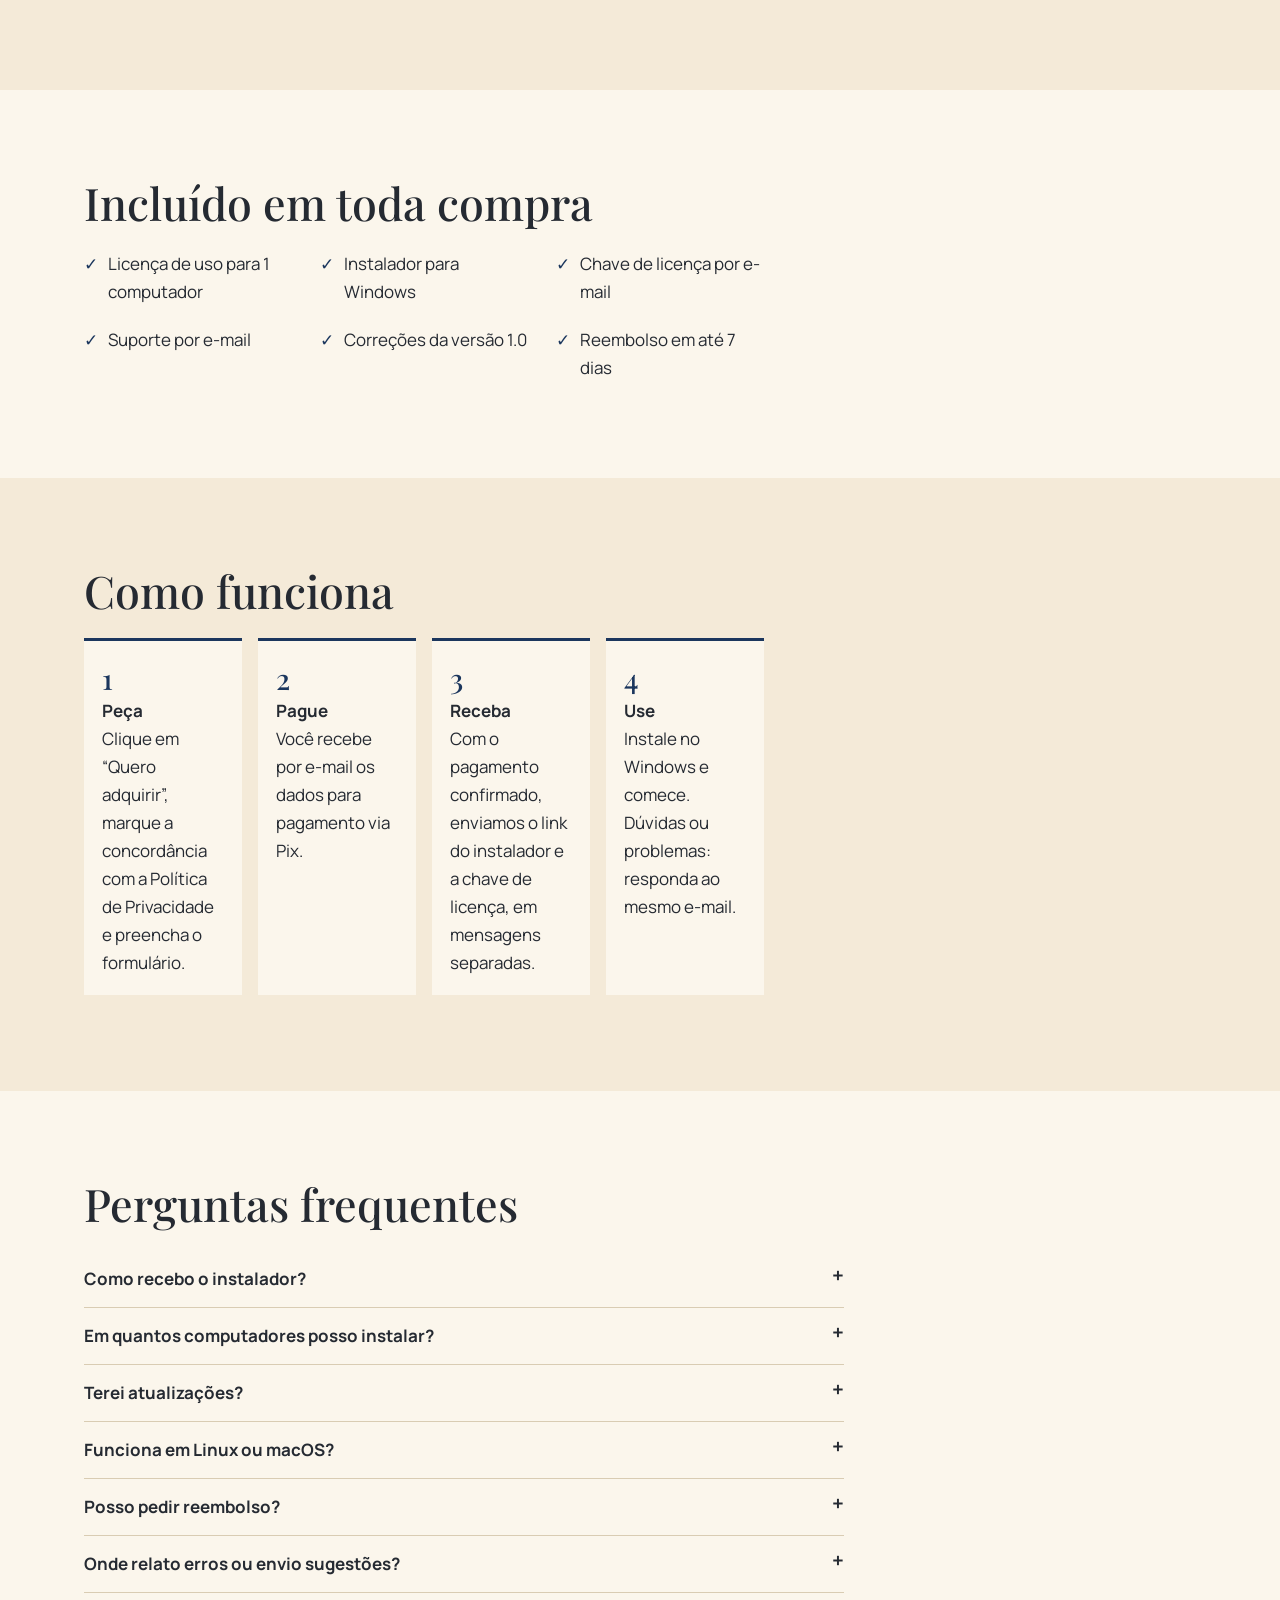
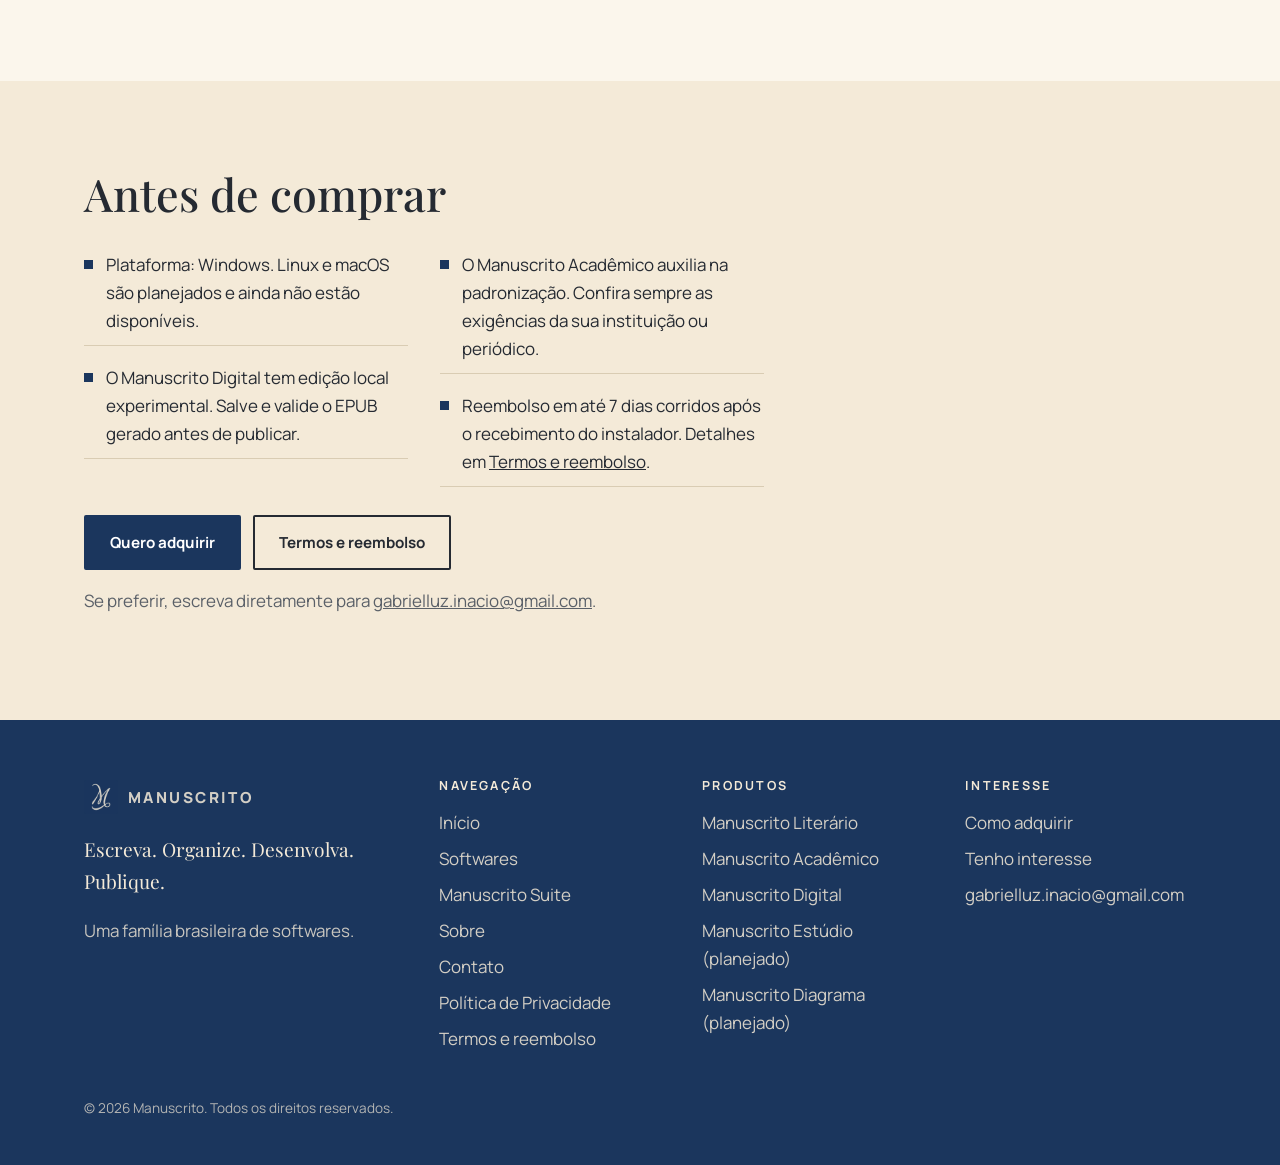
<file: adquirir/index.html>
<!DOCTYPE html>
<html lang="pt-BR">
<head>
<meta charset="utf-8">
<meta name="viewport" content="width=device-width, initial-scale=1, viewport-fit=cover">
<title>Valores e como adquirir — Manuscrito (a partir de R$ 49,90)</title>
<meta name="description" content="Veja os valores dos softwares Manuscrito: módulos a R$ 49,90 e Suite a R$ 99,90, pagamento único por Pix. Saiba como adquirir, a licença e o reembolso.">
<meta name="robots" content="index,follow,max-image-preview:large">
<link rel="canonical" href="https://gabrielluzinacio-alt.github.io/manuscrito/adquirir/">
<meta property="og:title" content="Valores e como adquirir — Manuscrito (a partir de R$ 49,90)"><meta property="og:description" content="Veja os valores dos softwares Manuscrito: módulos a R$ 49,90 e Suite a R$ 99,90, pagamento único por Pix. Saiba como adquirir, a licença e o reembolso."><meta property="og:type" content="website"><meta property="og:locale" content="pt_BR"><meta property="og:site_name" content="Manuscrito"><meta property="og:url" content="https://gabrielluzinacio-alt.github.io/manuscrito/adquirir/"><meta property="og:image" content="https://gabrielluzinacio-alt.github.io/manuscrito/assets/img/og.png"><meta property="og:image:width" content="1200"><meta property="og:image:height" content="630"><meta property="og:image:alt" content="Manuscrito: Escreva. Organize. Desenvolva. Publique.">
<meta name="twitter:card" content="summary_large_image">
<meta name="theme-color" content="#1B365D">
<link rel="icon" href="../favicon.ico" sizes="any"><link rel="icon" href="../assets/icons/manuscrito-literario.svg" type="image/svg+xml"><link rel="apple-touch-icon" href="../apple-touch-icon.png">
<link rel="preconnect" href="https://fonts.googleapis.com"><link rel="preconnect" href="https://fonts.gstatic.com" crossorigin>
<link rel="stylesheet" href="https://fonts.googleapis.com/css2?family=Manrope:wght@400;500;700;800&family=Playfair+Display:ital,wght@0,500;0,700;1,500&display=swap">
<link rel="stylesheet" href="../assets/css/style.css">
<noscript><style>[hidden]{display:block!important}.tab-panel{margin-bottom:24px}</style></noscript>
<script type="application/ld+json">{"@context":"https://schema.org","@type":"BreadcrumbList","itemListElement":[{"@type":"ListItem","position":1,"name":"Início","item":"https://gabrielluzinacio-alt.github.io/manuscrito/"},{"@type":"ListItem","position":2,"name":"Como adquirir","item":"https://gabrielluzinacio-alt.github.io/manuscrito/adquirir/"}]}</script>
</head>
<body>
<a class="sr" href="#main">Pular para o conteúdo</a>
<header><div class="wrap bar"><a class="logo" href="../" aria-label="Manuscrito — página inicial"><img class="mk" src="../assets/img/logo.png" alt="" width="34" height="34">MANUSCRITO</a><button class="menu" type="button" aria-expanded="false" aria-controls="nav">Menu</button>
<nav id="nav" aria-label="Principal"><a href="../">Início</a><a href="../softwares/">Softwares</a><a href="../suite/">Manuscrito Suite</a><a href="../sobre/">Sobre</a><a href="../contato/">Contato</a><a class="btn" href="../adquirir/">Como adquirir</a></nav></div></header>
<main id="main" tabindex="-1" style="outline:none" class="fade">
<section><div class="wrap"><div class="eyebrow">Valores</div><h1>Valores e como adquirir os softwares Manuscrito</h1><p style="max-width:700px;font-size:1.1rem">Pagamento único, por Pix, sem mensalidade. Cada licença vale para 1 computador com Windows.</p>
<h2 style="margin-top:36px">Escolha o seu software</h2>
<div class="pcards"><article class="pcard feat">
<div><svg class="mkm" aria-hidden="true" focusable="false" width="72" height="72" viewBox="0 0 512 512"><rect width="512" height="512" fill="#1B365D"/><rect x="24" y="24" width="464" height="464" fill="#F4EAD8"/><use href="../assets/icons/sprite.svg#M" fill="#1B365D"/><use href="../assets/icons/sprite.svg#s-suite" fill="#1B365D"/></svg><span class="badge">Melhor valor</span><h3>Manuscrito Suite</h3><p class="cat">Os três módulos disponíveis, com um instalador</p><ul><li>Manuscrito Literário</li><li>Manuscrito Acadêmico</li><li>Manuscrito Digital</li></ul></div>
<div><p class="amt">R$ 99,90<small>pagamento único via Pix · licença para 1 computador</small></p><p class="save"><s>R$ 149,70</s> comprando separado · economize R$ 49,80</p><a class="btn" href="../contato/?software=suite">Quero a Suite</a></div></article>
<article class="pcard" style="--c:#1B365D;--cl:#7FA9E6"><svg class="mkm" aria-hidden="true" focusable="false" width="48" height="48" viewBox="0 0 512 512"><rect width="512" height="512" fill="#1B365D"/><use href="../assets/icons/sprite.svg#M" fill="#F4EAD8"/><use href="../assets/icons/sprite.svg#s-literario" fill="#F4EAD8"/></svg><h3>Manuscrito Literário</h3><p class="cat">Escrita e roteiro</p><p class="amt">R$ 49,90<small>pagamento único via Pix · 1 computador</small></p><ul><li>Personagens, relações e mundo</li><li>Estrutura narrativa e corkboard</li><li>Exportação para DOCX, PDF e EPUB</li></ul><a class="btn" href="../contato/?software=literario" style="background:var(--c);border-color:var(--c);color:var(--onc)">Quero o Literário</a></article><article class="pcard" style="--c:#134C3E;--cl:#5DBE98"><svg class="mkm" aria-hidden="true" focusable="false" width="48" height="48" viewBox="0 0 512 512"><rect width="512" height="512" fill="#134C3E"/><use href="../assets/icons/sprite.svg#M" fill="#F4EAD8"/><use href="../assets/icons/sprite.svg#s-academico" fill="#F4EAD8"/></svg><h3>Manuscrito Acadêmico</h3><p class="cat">Pesquisa e produção científica</p><p class="amt">R$ 49,90<small>pagamento único via Pix · 1 computador</small></p><ul><li>TCC, dissertação, tese e artigos</li><li>ABNT, APA e Vancouver</li><li>Citações, tabelas e Currículo Lattes</li></ul><a class="btn" href="../contato/?software=academico" style="background:var(--c);border-color:var(--c);color:var(--onc)">Quero o Acadêmico</a></article><article class="pcard" style="--c:#57386F;--cl:#B79AE6"><svg class="mkm" aria-hidden="true" focusable="false" width="48" height="48" viewBox="0 0 512 512"><rect width="512" height="512" fill="#57386F"/><use href="../assets/icons/sprite.svg#M" fill="#F4EAD8"/><use href="../assets/icons/sprite.svg#s-digital" fill="#F4EAD8"/></svg><h3>Manuscrito Digital</h3><p class="cat">Edição de livros digitais</p><p class="amt">R$ 49,90<small>pagamento único via Pix · 1 computador</small></p><ul><li>Editor XHTML e CSS</li><li>Metadados e exportação EPUB 3</li><li>Lê projetos .manuscrito do Literário</li></ul><a class="btn" href="../contato/?software=digital" style="background:var(--c);border-color:var(--c);color:var(--onc)">Quero o Digital</a></article></div>
<p class="mut" style="margin-top:20px">Manuscrito Estúdio e Manuscrito Diagrama são projetos planejados e não estão à venda.</p></div></section>
<section style="background:var(--card)"><div class="wrap"><h2>Incluído em toda compra</h2><ul class="incl"><li>Licença de uso para 1 computador</li><li>Instalador para Windows</li><li>Chave de licença por e-mail</li><li>Suporte por e-mail</li><li>Correções da versão 1.0</li><li>Reembolso em até 7 dias</li></ul></div></section>
<section><div class="wrap"><h2>Como funciona</h2><ol class="steps"><li><strong>Peça</strong><br>Clique em “Quero adquirir”, marque a concordância com a Política de Privacidade e preencha o formulário.</li><li><strong>Pague</strong><br>Você recebe por e-mail os dados para pagamento via Pix.</li><li><strong>Receba</strong><br>Com o pagamento confirmado, enviamos o link do instalador e a chave de licença, em mensagens separadas.</li><li><strong>Use</strong><br>Instale no Windows e comece. Dúvidas ou problemas: responda ao mesmo e-mail.</li></ol></div></section>
<section style="background:var(--card)"><div class="wrap"><h2>Perguntas frequentes</h2><div class="faq"><details><summary>Como recebo o instalador?</summary><p>Depois que o pagamento for confirmado, você recebe por e-mail o link de download, com acesso restrito ao seu e-mail, e a chave de licença, em mensagens separadas.</p></details><details><summary>Em quantos computadores posso instalar?</summary><p>Cada licença vale para 1 computador com Windows. Na Suite, a licença vale para os três módulos nesse computador.</p></details><details><summary>Terei atualizações?</summary><p>A compra dá direito à versão 1.0 e às correções dela. O plano atual é lançar atualizações junto com os próximos softwares da família e, depois, concentrar o desenvolvimento na versão 2.0. As condições para quem comprou a 1.0 (desconto ou envio gratuito) serão divulgadas no lançamento.</p></details><details><summary>Funciona em Linux ou macOS?</summary><p>Hoje, apenas no Windows. Linux e macOS são plataformas planejadas e ainda não estão disponíveis.</p></details><details><summary>Posso pedir reembolso?</summary><p>Sim, em até 7 dias corridos a contar do recebimento do instalador, sem precisar justificar. Veja os detalhes em Termos e reembolso.</p></details><details><summary>Onde relato erros ou envio sugestões?</summary><p>Escreva para gabrielluz.inacio@gmail.com informando o software, a versão, o que aconteceu e os passos para repetir o problema. As mensagens ajudam a priorizar as próximas melhorias.</p></details></div></div></section>
<section><div class="wrap"><h2>Antes de comprar</h2><ul class="rec" style="--c:var(--brand)"><li>Plataforma: Windows. Linux e macOS são planejados e ainda não estão disponíveis.</li><li>O Manuscrito Digital tem edição local experimental. Salve e valide o EPUB gerado antes de publicar.</li><li>O Manuscrito Acadêmico auxilia na padronização. Confira sempre as exigências da sua instituição ou periódico.</li><li>Reembolso em até 7 dias corridos após o recebimento do instalador. Detalhes em <a href="../termos/#reembolso">Termos e reembolso</a>.</li></ul><div class="row"><a class="btn" href="../contato/">Quero adquirir</a><a class="btn o" href="../termos/">Termos e reembolso</a></div><p class="mut">Se preferir, escreva diretamente para <a href="mailto:gabrielluz.inacio@gmail.com">gabrielluz.inacio@gmail.com</a>.</p></div></section>
</main>
<footer><div class="wrap"><div class="g"><div><a class="logo" href="../" aria-label="Manuscrito — página inicial"><img class="mk" src="../assets/img/logo.png" alt="" width="34" height="34">MANUSCRITO</a><p style="font-family:'Playfair Display',serif;font-size:1.2rem;margin-top:16px">Escreva. Organize. Desenvolva. Publique.</p><p style="opacity:.8">Uma família brasileira de softwares.</p></div>
<div><h4>Navegação</h4><a href="../">Início</a><a href="../softwares/">Softwares</a><a href="../suite/">Manuscrito Suite</a><a href="../sobre/">Sobre</a><a href="../contato/">Contato</a><a href="../privacidade/">Política de Privacidade</a><a href="../termos/">Termos e reembolso</a></div><div><h4>Produtos</h4><a href="../literario/">Manuscrito Literário</a><a href="../academico/">Manuscrito Acadêmico</a><a href="../digital/">Manuscrito Digital</a><a href="../estudio/">Manuscrito Estúdio (planejado)</a><a href="../diagrama/">Manuscrito Diagrama (planejado)</a></div><div><h4>Interesse</h4><a href="../adquirir/">Como adquirir</a><a href="../contato/">Tenho interesse</a><a href="mailto:gabrielluz.inacio@gmail.com">gabrielluz.inacio@gmail.com</a></div></div>
<p style="margin-top:40px;opacity:.7;font-size:.85rem">© <span id="ano">2026</span> Manuscrito. Todos os direitos reservados.</p></div></footer>
<script src="../assets/js/config.js"></script><script src="../assets/js/main.js" defer></script>
</body>
</html>
</file>
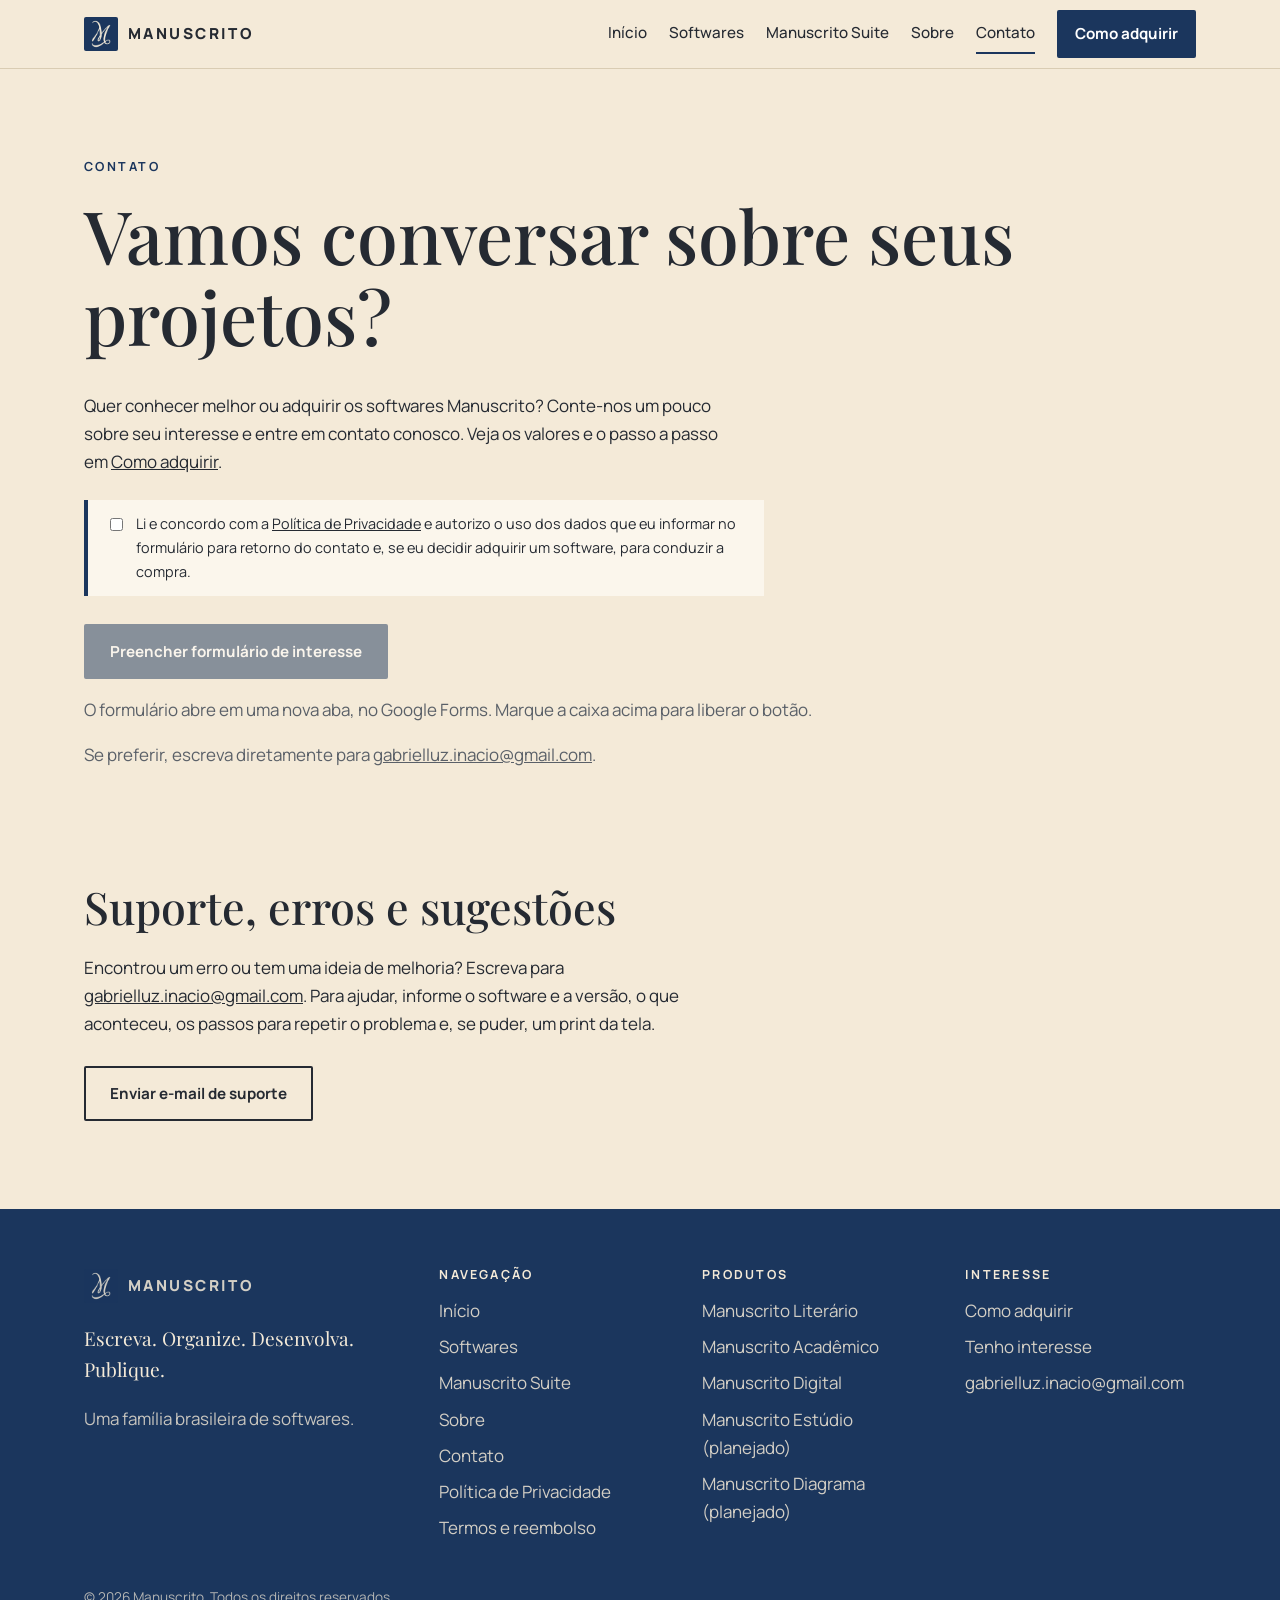
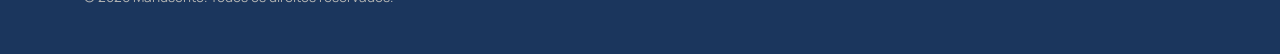
<file: contato/index.html>
<!DOCTYPE html>
<html lang="pt-BR">
<head>
<meta charset="utf-8">
<meta name="viewport" content="width=device-width, initial-scale=1, viewport-fit=cover">
<title>Contato — Manuscrito</title>
<meta name="description" content="Fale com a Manuscrito: manifeste interesse nos softwares, tire dúvidas e envie erros e sugestões por e-mail.">
<meta name="robots" content="index,follow,max-image-preview:large">
<link rel="canonical" href="https://gabrielluzinacio-alt.github.io/manuscrito/contato/">
<meta property="og:title" content="Contato — Manuscrito"><meta property="og:description" content="Fale com a Manuscrito: manifeste interesse nos softwares, tire dúvidas e envie erros e sugestões por e-mail."><meta property="og:type" content="website"><meta property="og:locale" content="pt_BR"><meta property="og:site_name" content="Manuscrito"><meta property="og:url" content="https://gabrielluzinacio-alt.github.io/manuscrito/contato/"><meta property="og:image" content="https://gabrielluzinacio-alt.github.io/manuscrito/assets/img/og.png"><meta property="og:image:width" content="1200"><meta property="og:image:height" content="630"><meta property="og:image:alt" content="Manuscrito: Escreva. Organize. Desenvolva. Publique.">
<meta name="twitter:card" content="summary_large_image">
<meta name="theme-color" content="#1B365D">
<link rel="icon" href="../favicon.ico" sizes="any"><link rel="icon" href="../assets/icons/manuscrito-literario.svg" type="image/svg+xml"><link rel="apple-touch-icon" href="../apple-touch-icon.png">
<link rel="preconnect" href="https://fonts.googleapis.com"><link rel="preconnect" href="https://fonts.gstatic.com" crossorigin>
<link rel="stylesheet" href="https://fonts.googleapis.com/css2?family=Manrope:wght@400;500;700;800&family=Playfair+Display:ital,wght@0,500;0,700;1,500&display=swap">
<link rel="stylesheet" href="../assets/css/style.css">
<noscript><style>[hidden]{display:block!important}.tab-panel{margin-bottom:24px}</style></noscript>
<script type="application/ld+json">{"@context":"https://schema.org","@type":"BreadcrumbList","itemListElement":[{"@type":"ListItem","position":1,"name":"Início","item":"https://gabrielluzinacio-alt.github.io/manuscrito/"},{"@type":"ListItem","position":2,"name":"Contato","item":"https://gabrielluzinacio-alt.github.io/manuscrito/contato/"}]}</script>
</head>
<body>
<a class="sr" href="#main">Pular para o conteúdo</a>
<header><div class="wrap bar"><a class="logo" href="../" aria-label="Manuscrito — página inicial"><img class="mk" src="../assets/img/logo.png" alt="" width="34" height="34">MANUSCRITO</a><button class="menu" type="button" aria-expanded="false" aria-controls="nav">Menu</button>
<nav id="nav" aria-label="Principal"><a href="../">Início</a><a href="../softwares/">Softwares</a><a href="../suite/">Manuscrito Suite</a><a href="../sobre/">Sobre</a><a href="../contato/" aria-current="page">Contato</a><a class="btn" href="../adquirir/">Como adquirir</a></nav></div></header>
<main id="main" tabindex="-1" style="outline:none" class="fade">

<section><div class="wrap"><div class="eyebrow">Contato</div><h1>Vamos conversar sobre seus projetos?</h1><p style="max-width:640px">Quer conhecer melhor ou adquirir os softwares Manuscrito? Conte-nos um pouco sobre seu interesse e entre em contato conosco. Veja os valores e o passo a passo em <a href="../adquirir/">Como adquirir</a>.</p>
<div class="note" style="max-width:680px"><div class="chk"><input type="checkbox" id="ok"><label for="ok">Li e concordo com a <a href="../privacidade/">Política de Privacidade</a> e autorizo o uso dos dados que eu informar no formulário para retorno do contato e, se eu decidir adquirir um software, para conduzir a compra.</label></div></div>
<p id="swinfo" class="note" role="status" hidden style="max-width:680px"></p>
<div class="row"><a id="formbtn" class="btn off" role="button" aria-disabled="true" target="_blank" rel="noopener noreferrer">Preencher formulário de interesse</a></div>
<p class="mut">O formulário abre em uma nova aba, no Google Forms. Marque a caixa acima para liberar o botão.</p><noscript><p class="note">Este botão precisa de JavaScript. Acesse o formulário diretamente: <a href="https://forms.gle/gu956wW62UgVZMLw6">abrir formulário</a>.</p></noscript>
<p class="mut">Se preferir, escreva diretamente para <a href="mailto:gabrielluz.inacio@gmail.com">gabrielluz.inacio@gmail.com</a>.</p></div></section>
<section style="padding-top:8px"><div class="wrap"><h2>Suporte, erros e sugestões</h2><p style="max-width:680px">Encontrou um erro ou tem uma ideia de melhoria? Escreva para <a href="mailto:gabrielluz.inacio@gmail.com">gabrielluz.inacio@gmail.com</a>. Para ajudar, informe o software e a versão, o que aconteceu, os passos para repetir o problema e, se puder, um print da tela.</p><div class="row"><a class="btn o" href="mailto:gabrielluz.inacio@gmail.com?subject=Suporte%20Manuscrito&amp;body=Software%20e%20vers%C3%A3o%3A%0D%0AO%20que%20aconteceu%3A%0D%0APassos%20para%20repetir%3A%0D%0ASugest%C3%A3o%3A">Enviar e-mail de suporte</a></div></div></section>
</main>
<footer><div class="wrap"><div class="g"><div><a class="logo" href="../" aria-label="Manuscrito — página inicial"><img class="mk" src="../assets/img/logo.png" alt="" width="34" height="34">MANUSCRITO</a><p style="font-family:'Playfair Display',serif;font-size:1.2rem;margin-top:16px">Escreva. Organize. Desenvolva. Publique.</p><p style="opacity:.8">Uma família brasileira de softwares.</p></div>
<div><h4>Navegação</h4><a href="../">Início</a><a href="../softwares/">Softwares</a><a href="../suite/">Manuscrito Suite</a><a href="../sobre/">Sobre</a><a href="../contato/">Contato</a><a href="../privacidade/">Política de Privacidade</a><a href="../termos/">Termos e reembolso</a></div><div><h4>Produtos</h4><a href="../literario/">Manuscrito Literário</a><a href="../academico/">Manuscrito Acadêmico</a><a href="../digital/">Manuscrito Digital</a><a href="../estudio/">Manuscrito Estúdio (planejado)</a><a href="../diagrama/">Manuscrito Diagrama (planejado)</a></div><div><h4>Interesse</h4><a href="../adquirir/">Como adquirir</a><a href="../contato/">Tenho interesse</a><a href="mailto:gabrielluz.inacio@gmail.com">gabrielluz.inacio@gmail.com</a></div></div>
<p style="margin-top:40px;opacity:.7;font-size:.85rem">© <span id="ano">2026</span> Manuscrito. Todos os direitos reservados.</p></div></footer>
<script src="../assets/js/config.js"></script><script src="../assets/js/main.js" defer></script>
</body>
</html>
</file>
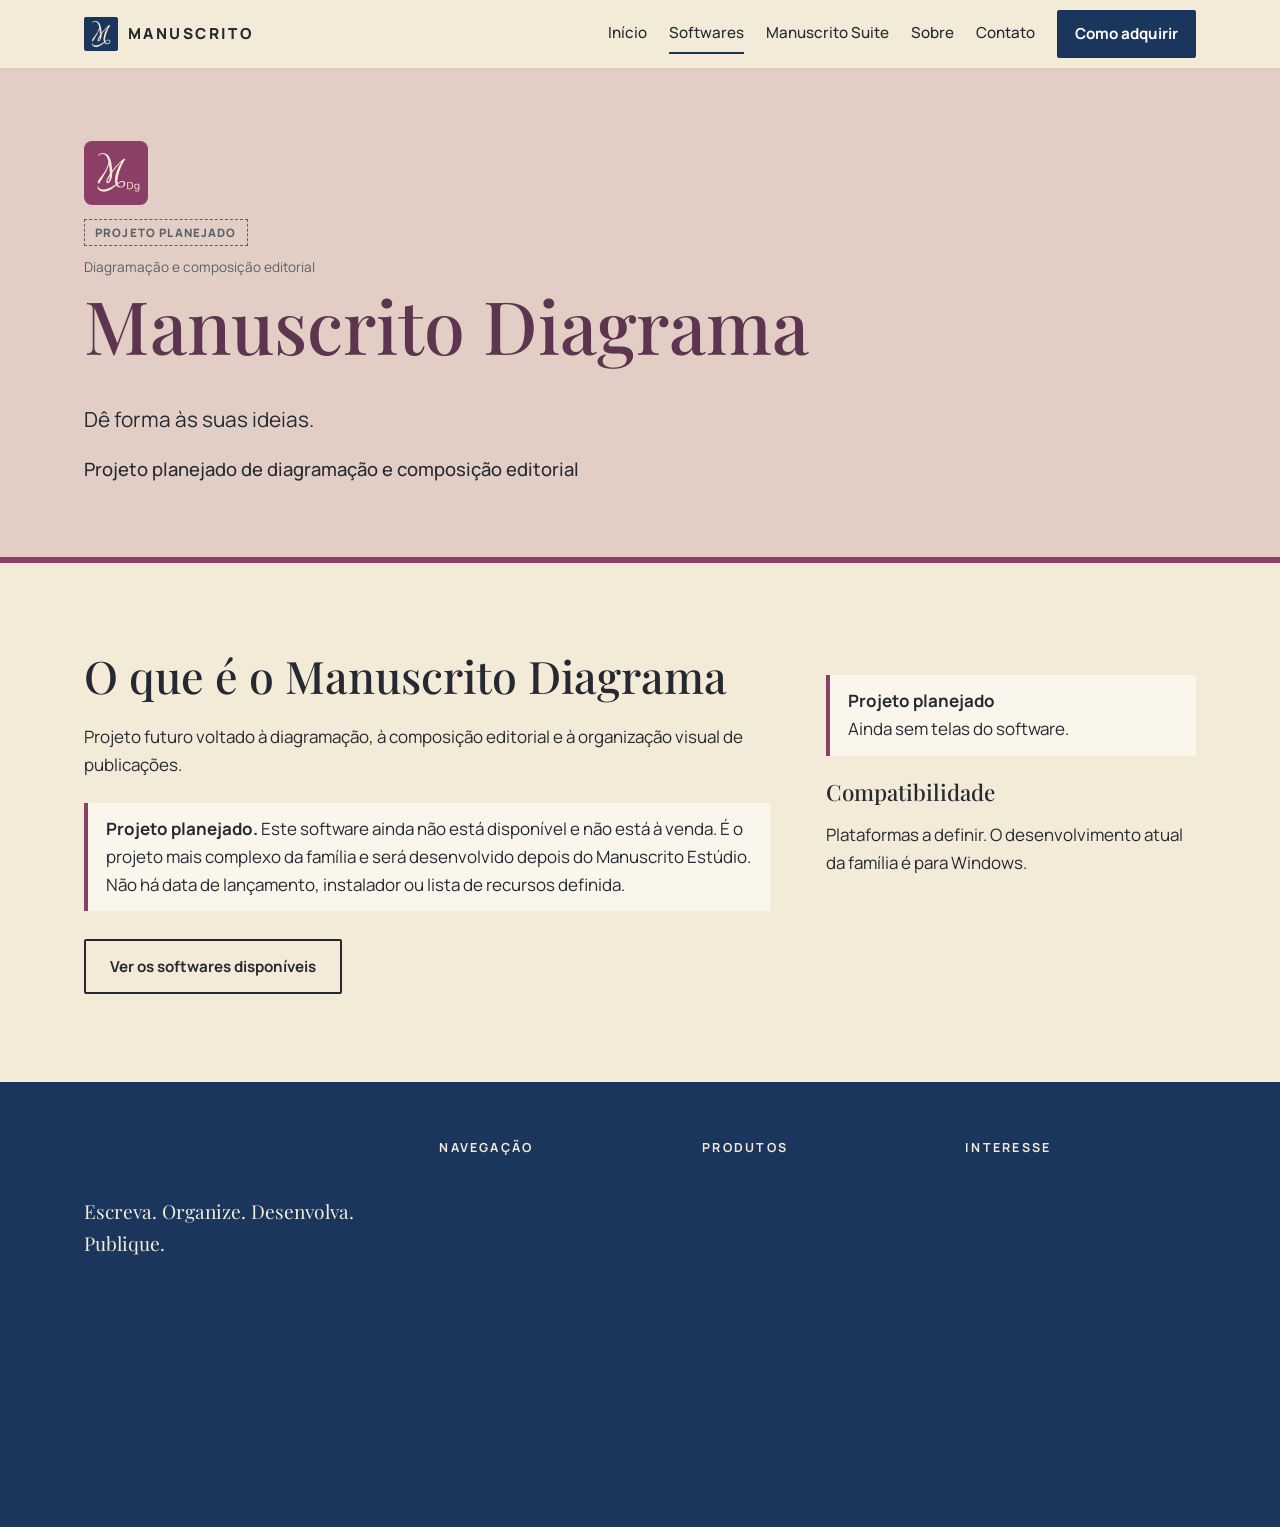
<file: diagrama/index.html>
<!DOCTYPE html>
<html lang="pt-BR">
<head>
<meta charset="utf-8">
<meta name="viewport" content="width=device-width, initial-scale=1, viewport-fit=cover">
<title>Manuscrito Diagrama: projeto planejado de diagramação</title>
<meta name="description" content="Projeto planejado de diagramação e composição editorial da família Manuscrito. Ainda não disponível; é o mais complexo e virá depois do Estúdio.">
<meta name="robots" content="index,follow,max-image-preview:large">
<link rel="canonical" href="https://gabrielluzinacio-alt.github.io/manuscrito/diagrama/">
<meta property="og:title" content="Manuscrito Diagrama: projeto planejado de diagramação"><meta property="og:description" content="Projeto planejado de diagramação e composição editorial da família Manuscrito. Ainda não disponível; é o mais complexo e virá depois do Estúdio."><meta property="og:type" content="website"><meta property="og:locale" content="pt_BR"><meta property="og:site_name" content="Manuscrito"><meta property="og:url" content="https://gabrielluzinacio-alt.github.io/manuscrito/diagrama/"><meta property="og:image" content="https://gabrielluzinacio-alt.github.io/manuscrito/assets/img/og.png"><meta property="og:image:width" content="1200"><meta property="og:image:height" content="630"><meta property="og:image:alt" content="Manuscrito: Escreva. Organize. Desenvolva. Publique.">
<meta name="twitter:card" content="summary_large_image">
<meta name="theme-color" content="#1B365D">
<link rel="icon" href="../favicon.ico" sizes="any"><link rel="icon" href="../assets/icons/manuscrito-literario.svg" type="image/svg+xml"><link rel="apple-touch-icon" href="../apple-touch-icon.png">
<link rel="preconnect" href="https://fonts.googleapis.com"><link rel="preconnect" href="https://fonts.gstatic.com" crossorigin>
<link rel="stylesheet" href="https://fonts.googleapis.com/css2?family=Manrope:wght@400;500;700;800&family=Playfair+Display:ital,wght@0,500;0,700;1,500&display=swap">
<link rel="stylesheet" href="../assets/css/style.css">
<noscript><style>[hidden]{display:block!important}.tab-panel{margin-bottom:24px}</style></noscript>
<script type="application/ld+json">{"@context":"https://schema.org","@type":"BreadcrumbList","itemListElement":[{"@type":"ListItem","position":1,"name":"Início","item":"https://gabrielluzinacio-alt.github.io/manuscrito/"},{"@type":"ListItem","position":2,"name":"Softwares","item":"https://gabrielluzinacio-alt.github.io/manuscrito/softwares/"},{"@type":"ListItem","position":3,"name":"Manuscrito Diagrama","item":"https://gabrielluzinacio-alt.github.io/manuscrito/diagrama/"}]}</script>
</head>
<body>
<a class="sr" href="#main">Pular para o conteúdo</a>
<header><div class="wrap bar"><a class="logo" href="../" aria-label="Manuscrito — página inicial"><img class="mk" src="../assets/img/logo.png" alt="" width="34" height="34">MANUSCRITO</a><button class="menu" type="button" aria-expanded="false" aria-controls="nav">Menu</button>
<nav id="nav" aria-label="Principal"><a href="../">Início</a><a href="../softwares/" aria-current="page">Softwares</a><a href="../suite/">Manuscrito Suite</a><a href="../sobre/">Sobre</a><a href="../contato/">Contato</a><a class="btn" href="../adquirir/">Como adquirir</a></nav></div></header>
<main id="main" tabindex="-1" style="outline:none" class="fade">
<div style="--c:#8B3E66;--cl:#E08AB4"><div class="pband"><div class="wrap"><svg class="mkm" aria-hidden="true" focusable="false" width="64" height="64" viewBox="0 0 512 512"><rect width="512" height="512" fill="#8B3E66"/><use href="../assets/icons/sprite.svg#M" fill="#F4EAD8"/><use href="../assets/icons/sprite.svg#s-diagrama" fill="#F4EAD8"/></svg><span class="tag pl">Projeto planejado</span><p class="cat">Diagramação e composição editorial</p><h1>Manuscrito Diagrama</h1><p class="sub1">Dê forma às suas ideias.</p><h2 class="kw">Projeto planejado de diagramação e composição editorial</h2></div></div><section><div class="wrap pgrid"><div><h2>O que é o Manuscrito Diagrama</h2><p>Projeto futuro voltado à diagramação, à composição editorial e à organização visual de publicações.</p><div class="note"><strong>Projeto planejado.</strong> Este software ainda não está disponível e não está à venda. É o projeto mais complexo da família e será desenvolvido depois do Manuscrito Estúdio. Não há data de lançamento, instalador ou lista de recursos definida.</div><div class="row"><a class="btn o" href="../softwares/">Ver os softwares disponíveis</a></div></div><aside><div class="note"><strong>Projeto planejado</strong><br>Ainda sem telas do software.</div><h3>Compatibilidade</h3><p>Plataformas a definir. O desenvolvimento atual da família é para Windows.</p></aside></div></section></div>
</main>
<footer><div class="wrap"><div class="g"><div><a class="logo" href="../" aria-label="Manuscrito — página inicial"><img class="mk" src="../assets/img/logo.png" alt="" width="34" height="34">MANUSCRITO</a><p style="font-family:'Playfair Display',serif;font-size:1.2rem;margin-top:16px">Escreva. Organize. Desenvolva. Publique.</p><p style="opacity:.8">Uma família brasileira de softwares.</p></div>
<div><h4>Navegação</h4><a href="../">Início</a><a href="../softwares/">Softwares</a><a href="../suite/">Manuscrito Suite</a><a href="../sobre/">Sobre</a><a href="../contato/">Contato</a><a href="../privacidade/">Política de Privacidade</a><a href="../termos/">Termos e reembolso</a></div><div><h4>Produtos</h4><a href="../literario/">Manuscrito Literário</a><a href="../academico/">Manuscrito Acadêmico</a><a href="../digital/">Manuscrito Digital</a><a href="../estudio/">Manuscrito Estúdio (planejado)</a><a href="../diagrama/">Manuscrito Diagrama (planejado)</a></div><div><h4>Interesse</h4><a href="../adquirir/">Como adquirir</a><a href="../contato/">Tenho interesse</a><a href="mailto:gabrielluz.inacio@gmail.com">gabrielluz.inacio@gmail.com</a></div></div>
<p style="margin-top:40px;opacity:.7;font-size:.85rem">© <span id="ano">2026</span> Manuscrito. Todos os direitos reservados.</p></div></footer>
<script src="../assets/js/config.js"></script><script src="../assets/js/main.js" defer></script>
</body>
</html>
</file>
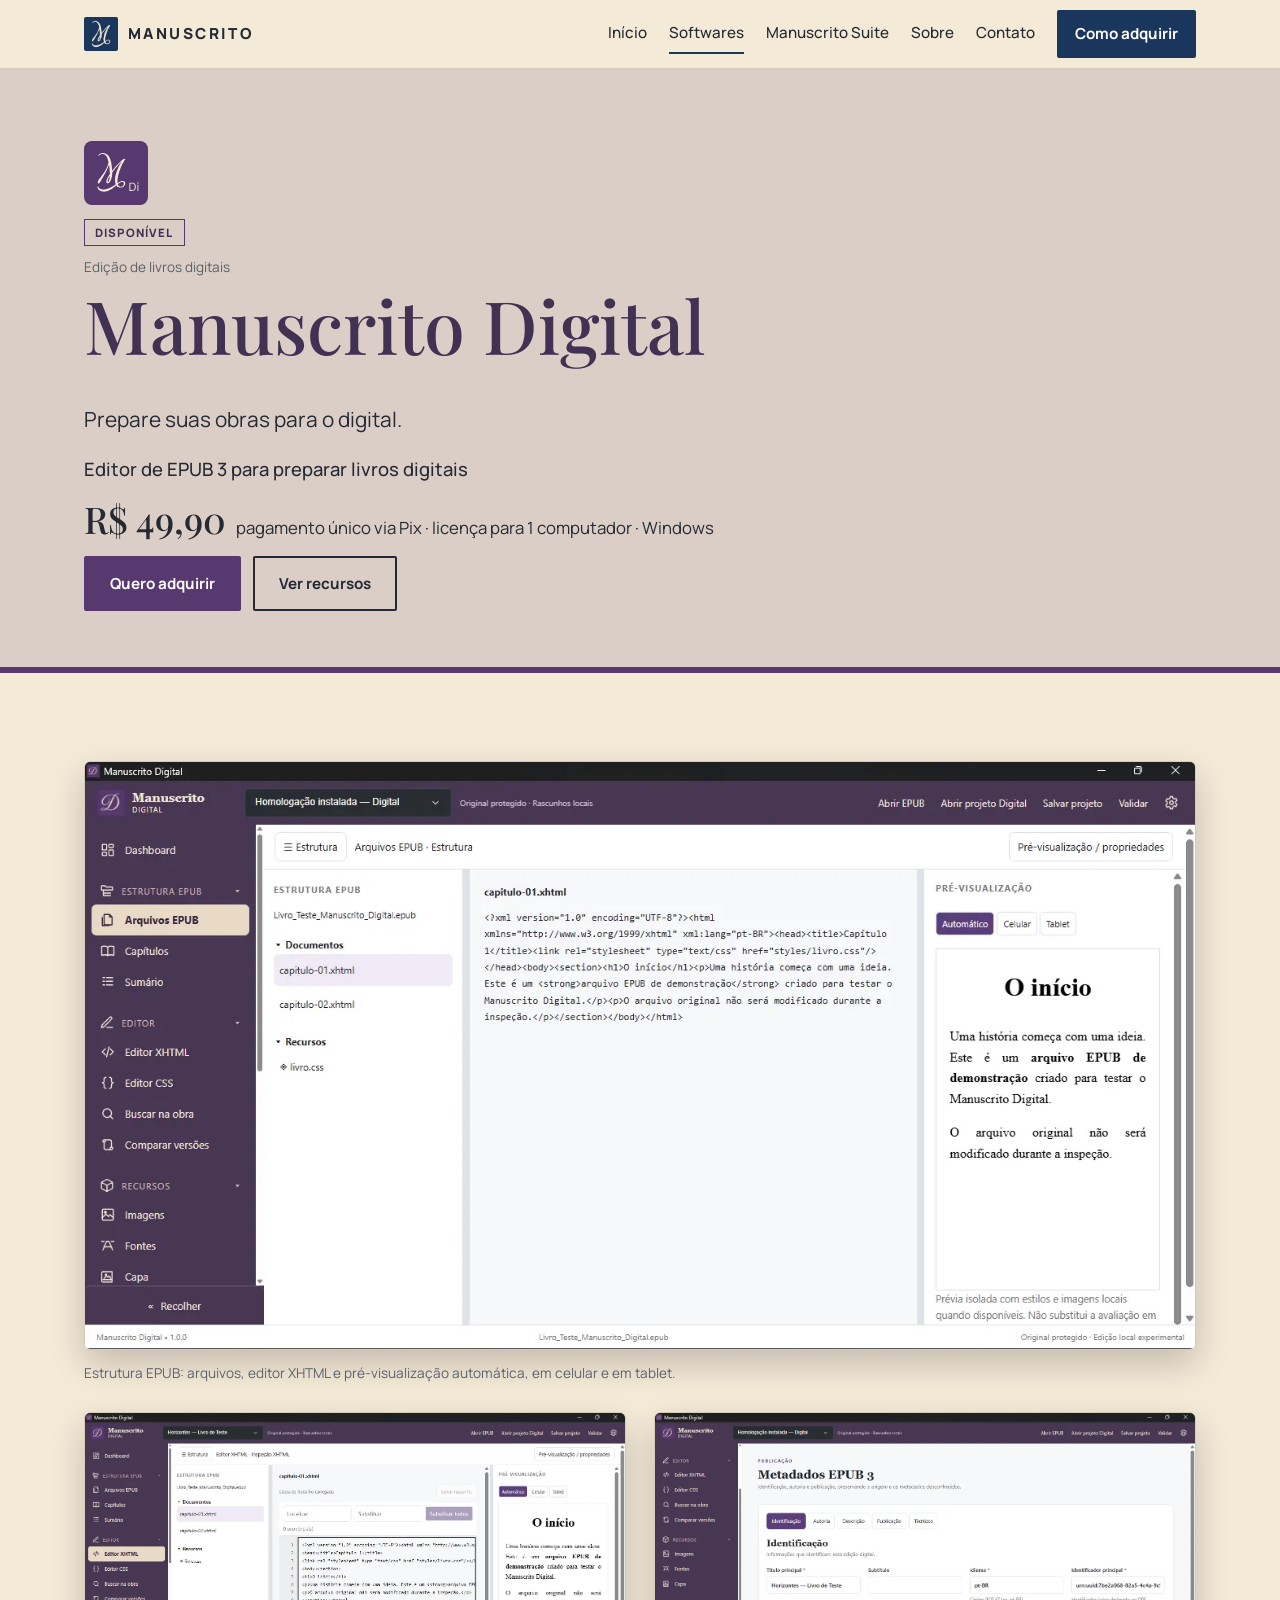
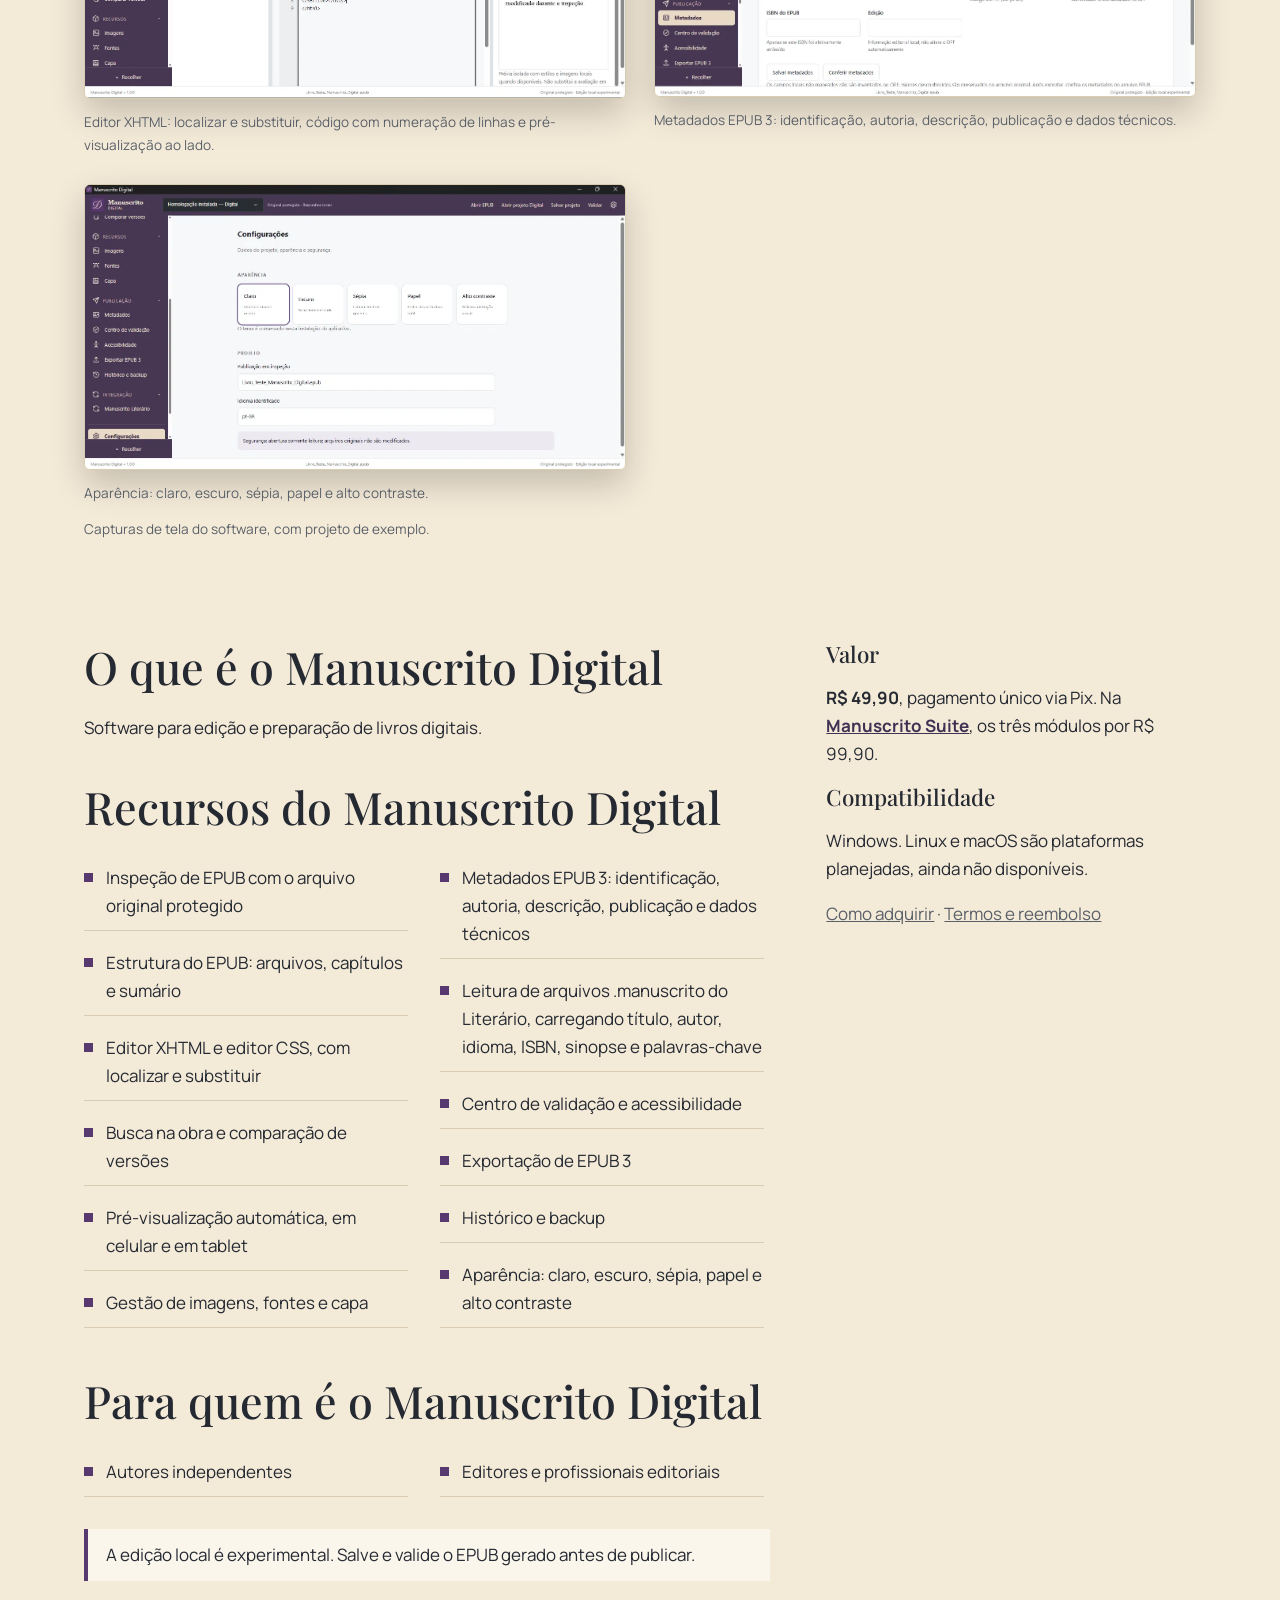
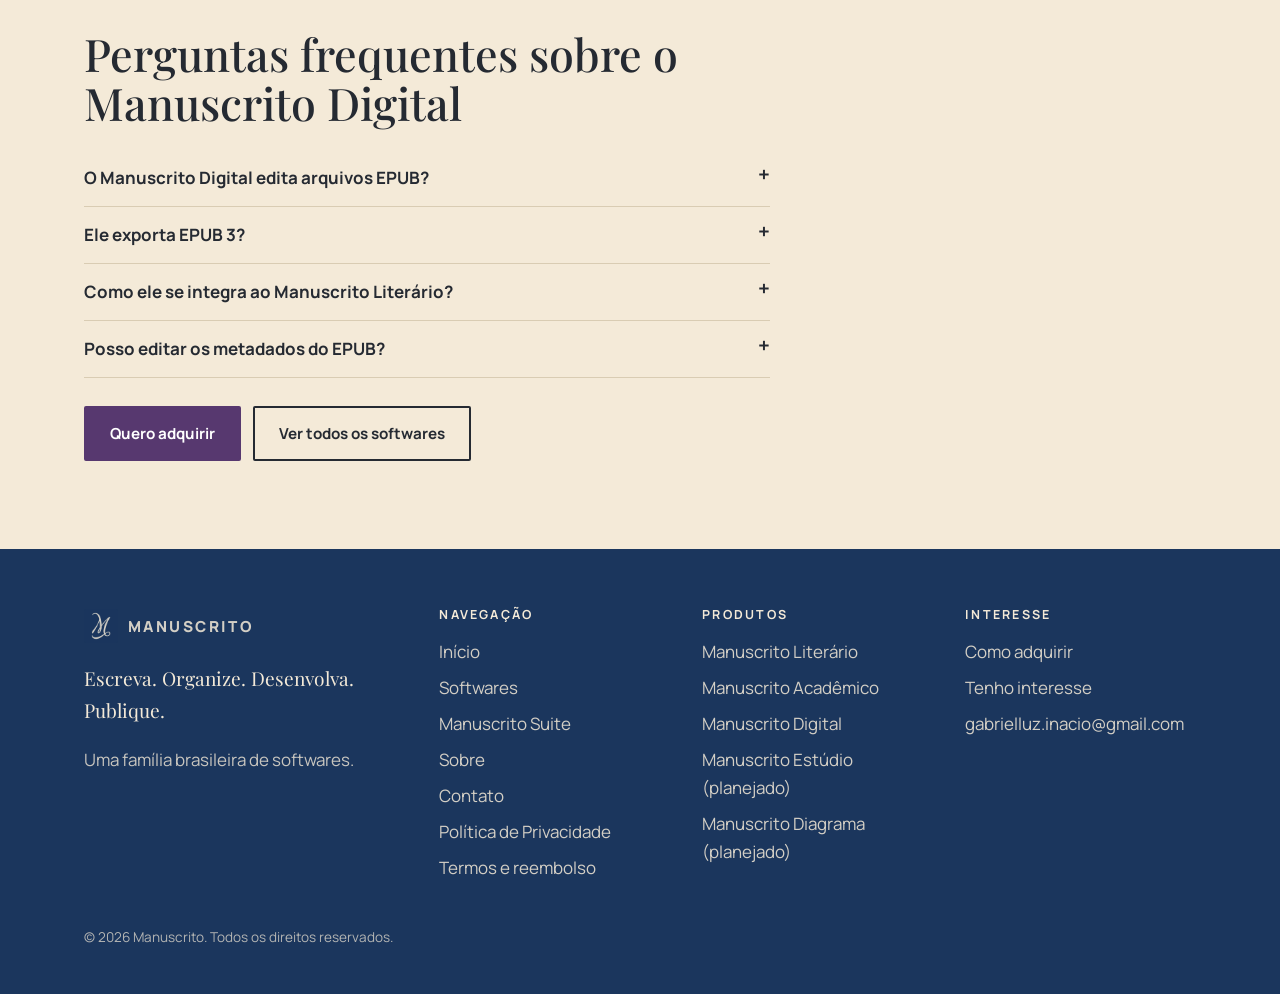
<file: digital/index.html>
<!DOCTYPE html>
<html lang="pt-BR">
<head>
<meta charset="utf-8">
<meta name="viewport" content="width=device-width, initial-scale=1, viewport-fit=cover">
<title>Manuscrito Digital: editor de EPUB 3 e livros digitais</title>
<meta name="description" content="Editor de EPUB 3 para preparar livros digitais: inspeção do arquivo, editor XHTML e CSS, metadados e validação. Para Windows, R$ 49,90.">
<meta name="robots" content="index,follow,max-image-preview:large">
<link rel="canonical" href="https://gabrielluzinacio-alt.github.io/manuscrito/digital/">
<meta property="og:title" content="Manuscrito Digital: editor de EPUB 3 e livros digitais"><meta property="og:description" content="Editor de EPUB 3 para preparar livros digitais: inspeção do arquivo, editor XHTML e CSS, metadados e validação. Para Windows, R$ 49,90."><meta property="og:type" content="website"><meta property="og:locale" content="pt_BR"><meta property="og:site_name" content="Manuscrito"><meta property="og:url" content="https://gabrielluzinacio-alt.github.io/manuscrito/digital/"><meta property="og:image" content="https://gabrielluzinacio-alt.github.io/manuscrito/assets/img/og.png"><meta property="og:image:width" content="1200"><meta property="og:image:height" content="630"><meta property="og:image:alt" content="Manuscrito: Escreva. Organize. Desenvolva. Publique.">
<meta name="twitter:card" content="summary_large_image">
<meta name="theme-color" content="#1B365D">
<link rel="icon" href="../favicon.ico" sizes="any"><link rel="icon" href="../assets/icons/manuscrito-literario.svg" type="image/svg+xml"><link rel="apple-touch-icon" href="../apple-touch-icon.png">
<link rel="preconnect" href="https://fonts.googleapis.com"><link rel="preconnect" href="https://fonts.gstatic.com" crossorigin>
<link rel="stylesheet" href="https://fonts.googleapis.com/css2?family=Manrope:wght@400;500;700;800&family=Playfair+Display:ital,wght@0,500;0,700;1,500&display=swap">
<link rel="stylesheet" href="../assets/css/style.css">
<noscript><style>[hidden]{display:block!important}.tab-panel{margin-bottom:24px}</style></noscript>
<script type="application/ld+json">{"@context":"https://schema.org","@type":"BreadcrumbList","itemListElement":[{"@type":"ListItem","position":1,"name":"Início","item":"https://gabrielluzinacio-alt.github.io/manuscrito/"},{"@type":"ListItem","position":2,"name":"Softwares","item":"https://gabrielluzinacio-alt.github.io/manuscrito/softwares/"},{"@type":"ListItem","position":3,"name":"Manuscrito Digital","item":"https://gabrielluzinacio-alt.github.io/manuscrito/digital/"}]}</script><script type="application/ld+json">{"@context":"https://schema.org","@type":"SoftwareApplication","name":"Manuscrito Digital","description":"Editor de EPUB 3 para preparar livros digitais: inspeção do arquivo, editor XHTML e CSS, metadados e validação. Para Windows, R$ 49,90.","applicationCategory":"UtilitiesApplication","operatingSystem":"Windows","inLanguage":"pt-BR","url":"https://gabrielluzinacio-alt.github.io/manuscrito/digital/","image":"https://gabrielluzinacio-alt.github.io/manuscrito/assets/img/dig-estrutura.webp","offers":{"@type":"Offer","price":"49.90","priceCurrency":"BRL","availability":"https://schema.org/InStock","url":"https://gabrielluzinacio-alt.github.io/manuscrito/adquirir/"},"publisher":{"@id":"https://gabrielluzinacio-alt.github.io/manuscrito/#org"}}</script>
</head>
<body>
<a class="sr" href="#main">Pular para o conteúdo</a>
<header><div class="wrap bar"><a class="logo" href="../" aria-label="Manuscrito — página inicial"><img class="mk" src="../assets/img/logo.png" alt="" width="34" height="34">MANUSCRITO</a><button class="menu" type="button" aria-expanded="false" aria-controls="nav">Menu</button>
<nav id="nav" aria-label="Principal"><a href="../">Início</a><a href="../softwares/" aria-current="page">Softwares</a><a href="../suite/">Manuscrito Suite</a><a href="../sobre/">Sobre</a><a href="../contato/">Contato</a><a class="btn" href="../adquirir/">Como adquirir</a></nav></div></header>
<main id="main" tabindex="-1" style="outline:none" class="fade">
<div style="--c:#57386F;--cl:#B79AE6"><div class="pband"><div class="wrap"><svg class="mkm" aria-hidden="true" focusable="false" width="64" height="64" viewBox="0 0 512 512"><rect width="512" height="512" fill="#57386F"/><use href="../assets/icons/sprite.svg#M" fill="#F4EAD8"/><use href="../assets/icons/sprite.svg#s-digital" fill="#F4EAD8"/></svg><span class="tag">Disponível</span><p class="cat">Edição de livros digitais</p><h1>Manuscrito Digital</h1><p class="sub1">Prepare suas obras para o digital.</p><h2 class="kw">Editor de EPUB 3 para preparar livros digitais</h2><p class="bprice"><strong>R$ 49,90</strong>pagamento único via Pix · licença para 1 computador · Windows</p><div class="row" style="margin-top:14px"><a class="btn" href="../contato/?software=digital" style="background:var(--c);border-color:var(--c);color:var(--onc)">Quero adquirir</a><a class="btn o" href="#recursos">Ver recursos</a></div></div></div><section style="padding-bottom:0"><div class="wrap"><h2 class="sr">Telas do Manuscrito Digital</h2><div class="sg"><div><figure><button type="button" class="zoom" aria-label="Ampliar imagem: Manuscrito Digital: estrutura do EPUB, editor XHTML e pré-visualização"><img class="shot" src="../assets/img/dig-estrutura.webp" alt="Manuscrito Digital: estrutura do EPUB, editor XHTML e pré-visualização" loading="lazy" width="1365" height="720"></button><figcaption>Estrutura EPUB: arquivos, editor XHTML e pré-visualização automática, em celular e em tablet.</figcaption></figure></div><div><figure><button type="button" class="zoom" aria-label="Ampliar imagem: Manuscrito Digital: editor XHTML"><img class="shot" src="../assets/img/dig-xhtml.webp" alt="Manuscrito Digital: editor XHTML" loading="lazy" width="1365" height="720"></button><figcaption>Editor XHTML: localizar e substituir, código com numeração de linhas e pré-visualização ao lado.</figcaption></figure></div><div><figure><button type="button" class="zoom" aria-label="Ampliar imagem: Manuscrito Digital: metadados EPUB 3"><img class="shot" src="../assets/img/dig-metadados.webp" alt="Manuscrito Digital: metadados EPUB 3" loading="lazy" width="1365" height="720"></button><figcaption>Metadados EPUB 3: identificação, autoria, descrição, publicação e dados técnicos.</figcaption></figure></div><div><figure><button type="button" class="zoom" aria-label="Ampliar imagem: Manuscrito Digital: configurações de aparência"><img class="shot" src="../assets/img/dig-aparencia.webp" alt="Manuscrito Digital: configurações de aparência" loading="lazy" width="1365" height="720"></button><figcaption>Aparência: claro, escuro, sépia, papel e alto contraste.</figcaption></figure></div></div><p class="mut" style="font-size:.85rem">Capturas de tela do software, com projeto de exemplo.</p></div></section><section><div class="wrap pgrid"><div><h2>O que é o Manuscrito Digital</h2><p>Software para edição e preparação de livros digitais.</p><h2 id="recursos" style="margin-top:40px">Recursos do Manuscrito Digital</h2><ul class="rec"><li>Inspeção de EPUB com o arquivo original protegido</li><li>Estrutura do EPUB: arquivos, capítulos e sumário</li><li>Editor XHTML e editor CSS, com localizar e substituir</li><li>Busca na obra e comparação de versões</li><li>Pré-visualização automática, em celular e em tablet</li><li>Gestão de imagens, fontes e capa</li><li>Metadados EPUB 3: identificação, autoria, descrição, publicação e dados técnicos</li><li>Leitura de arquivos .manuscrito do Literário, carregando título, autor, idioma, ISBN, sinopse e palavras-chave</li><li>Centro de validação e acessibilidade</li><li>Exportação de EPUB 3</li><li>Histórico e backup</li><li>Aparência: claro, escuro, sépia, papel e alto contraste</li></ul><h2 style="margin-top:40px">Para quem é o Manuscrito Digital</h2><ul class="rec"><li>Autores independentes</li><li>Editores e profissionais editoriais</li></ul><div class="note">A edição local é experimental. Salve e valide o EPUB gerado antes de publicar.</div><h2 style="margin-top:48px">Perguntas frequentes sobre o Manuscrito Digital</h2><div class="faq"><details><summary>O Manuscrito Digital edita arquivos EPUB?</summary><p>Ele abre o EPUB para inspeção, mantendo o original protegido, e permite editar rascunhos de XHTML e CSS, com localizar e substituir e pré-visualização. A edição local é experimental: salve e valide o EPUB gerado antes de publicar.</p></details><details><summary>Ele exporta EPUB 3?</summary><p>Sim, a exportação de EPUB 3 está disponível. Valide o arquivo gerado antes de publicar.</p></details><details><summary>Como ele se integra ao Manuscrito Literário?</summary><p>O Manuscrito Digital lê arquivos .manuscrito salvos pelo Literário e carrega as informações já cadastradas: título, autor, idioma, ISBN, sinopse e palavras-chave.</p></details><details><summary>Posso editar os metadados do EPUB?</summary><p>Sim. Os metadados EPUB 3 incluem identificação, autoria, descrição, publicação e dados técnicos.</p></details></div><div class="row"><a class="btn" href="../contato/?software=digital" style="background:var(--c);border-color:var(--c);color:var(--onc)">Quero adquirir</a><a class="btn o" href="../softwares/">Ver todos os softwares</a></div></div><aside><h3>Valor</h3><p><strong>R$ 49,90</strong>, pagamento único via Pix. Na <a href="../suite/" style="color:var(--ct);font-weight:700">Manuscrito Suite</a>, os três módulos por R$ 99,90.</p><h3>Compatibilidade</h3><p>Windows. Linux e macOS são plataformas planejadas, ainda não disponíveis.</p><p class="mut"><a href="../adquirir/">Como adquirir</a> · <a href="../termos/">Termos e reembolso</a></p></aside></div></section></div>
</main>
<footer><div class="wrap"><div class="g"><div><a class="logo" href="../" aria-label="Manuscrito — página inicial"><img class="mk" src="../assets/img/logo.png" alt="" width="34" height="34">MANUSCRITO</a><p style="font-family:'Playfair Display',serif;font-size:1.2rem;margin-top:16px">Escreva. Organize. Desenvolva. Publique.</p><p style="opacity:.8">Uma família brasileira de softwares.</p></div>
<div><h4>Navegação</h4><a href="../">Início</a><a href="../softwares/">Softwares</a><a href="../suite/">Manuscrito Suite</a><a href="../sobre/">Sobre</a><a href="../contato/">Contato</a><a href="../privacidade/">Política de Privacidade</a><a href="../termos/">Termos e reembolso</a></div><div><h4>Produtos</h4><a href="../literario/">Manuscrito Literário</a><a href="../academico/">Manuscrito Acadêmico</a><a href="../digital/">Manuscrito Digital</a><a href="../estudio/">Manuscrito Estúdio (planejado)</a><a href="../diagrama/">Manuscrito Diagrama (planejado)</a></div><div><h4>Interesse</h4><a href="../adquirir/">Como adquirir</a><a href="../contato/">Tenho interesse</a><a href="mailto:gabrielluz.inacio@gmail.com">gabrielluz.inacio@gmail.com</a></div></div>
<p style="margin-top:40px;opacity:.7;font-size:.85rem">© <span id="ano">2026</span> Manuscrito. Todos os direitos reservados.</p></div></footer>
<script src="../assets/js/config.js"></script><script src="../assets/js/main.js" defer></script>
</body>
</html>
</file>
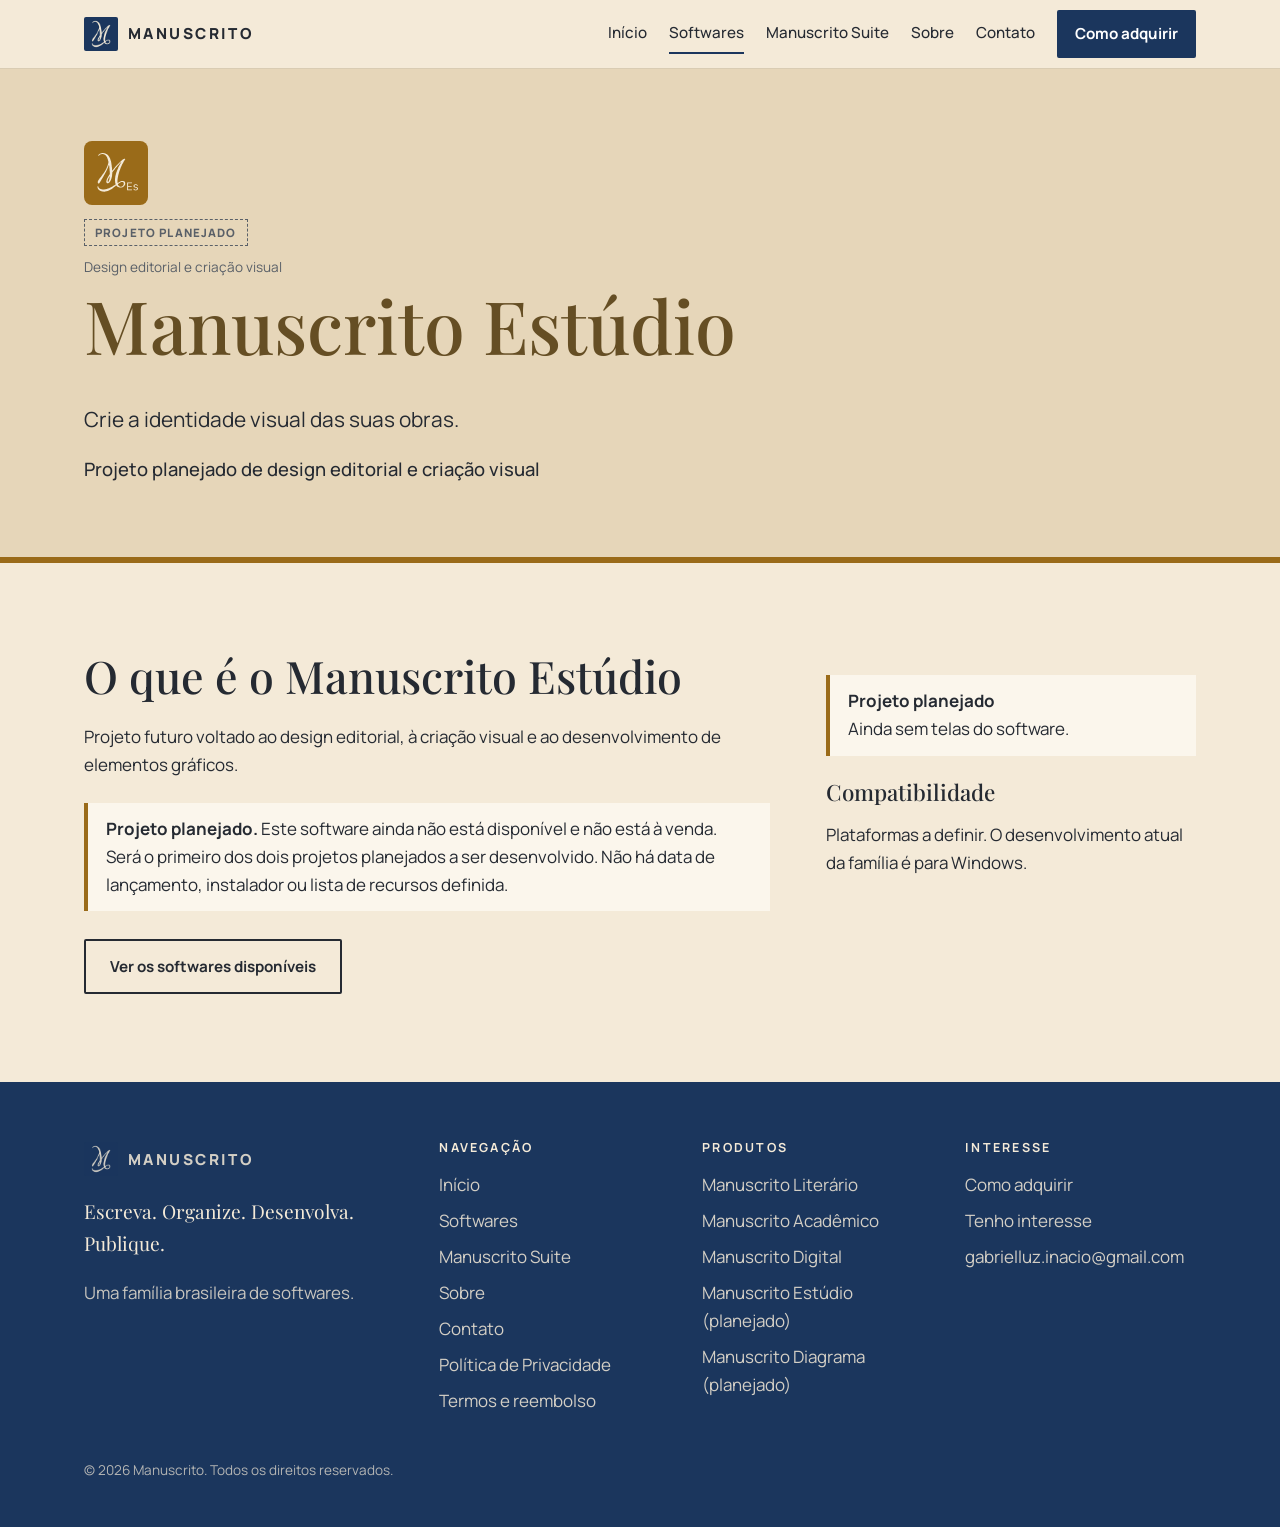
<file: estudio/index.html>
<!DOCTYPE html>
<html lang="pt-BR">
<head>
<meta charset="utf-8">
<meta name="viewport" content="width=device-width, initial-scale=1, viewport-fit=cover">
<title>Manuscrito Estúdio: projeto planejado de design editorial</title>
<meta name="description" content="Projeto planejado de design editorial e criação visual da família Manuscrito. Ainda não disponível; será o primeiro dos dois projetos planejados.">
<meta name="robots" content="index,follow,max-image-preview:large">
<link rel="canonical" href="https://gabrielluzinacio-alt.github.io/manuscrito/estudio/">
<meta property="og:title" content="Manuscrito Estúdio: projeto planejado de design editorial"><meta property="og:description" content="Projeto planejado de design editorial e criação visual da família Manuscrito. Ainda não disponível; será o primeiro dos dois projetos planejados."><meta property="og:type" content="website"><meta property="og:locale" content="pt_BR"><meta property="og:site_name" content="Manuscrito"><meta property="og:url" content="https://gabrielluzinacio-alt.github.io/manuscrito/estudio/"><meta property="og:image" content="https://gabrielluzinacio-alt.github.io/manuscrito/assets/img/og.png"><meta property="og:image:width" content="1200"><meta property="og:image:height" content="630"><meta property="og:image:alt" content="Manuscrito: Escreva. Organize. Desenvolva. Publique.">
<meta name="twitter:card" content="summary_large_image">
<meta name="theme-color" content="#1B365D">
<link rel="icon" href="../favicon.ico" sizes="any"><link rel="icon" href="../assets/icons/manuscrito-literario.svg" type="image/svg+xml"><link rel="apple-touch-icon" href="../apple-touch-icon.png">
<link rel="preconnect" href="https://fonts.googleapis.com"><link rel="preconnect" href="https://fonts.gstatic.com" crossorigin>
<link rel="stylesheet" href="https://fonts.googleapis.com/css2?family=Manrope:wght@400;500;700;800&family=Playfair+Display:ital,wght@0,500;0,700;1,500&display=swap">
<link rel="stylesheet" href="../assets/css/style.css">
<noscript><style>[hidden]{display:block!important}.tab-panel{margin-bottom:24px}</style></noscript>
<script type="application/ld+json">{"@context":"https://schema.org","@type":"BreadcrumbList","itemListElement":[{"@type":"ListItem","position":1,"name":"Início","item":"https://gabrielluzinacio-alt.github.io/manuscrito/"},{"@type":"ListItem","position":2,"name":"Softwares","item":"https://gabrielluzinacio-alt.github.io/manuscrito/softwares/"},{"@type":"ListItem","position":3,"name":"Manuscrito Estúdio","item":"https://gabrielluzinacio-alt.github.io/manuscrito/estudio/"}]}</script>
</head>
<body>
<a class="sr" href="#main">Pular para o conteúdo</a>
<header><div class="wrap bar"><a class="logo" href="../" aria-label="Manuscrito — página inicial"><img class="mk" src="../assets/img/logo.png" alt="" width="34" height="34">MANUSCRITO</a><button class="menu" type="button" aria-expanded="false" aria-controls="nav">Menu</button>
<nav id="nav" aria-label="Principal"><a href="../">Início</a><a href="../softwares/" aria-current="page">Softwares</a><a href="../suite/">Manuscrito Suite</a><a href="../sobre/">Sobre</a><a href="../contato/">Contato</a><a class="btn" href="../adquirir/">Como adquirir</a></nav></div></header>
<main id="main" tabindex="-1" style="outline:none" class="fade">
<div style="--c:#9A6B19;--cl:#E2B455"><div class="pband"><div class="wrap"><svg class="mkm" aria-hidden="true" focusable="false" width="64" height="64" viewBox="0 0 512 512"><rect width="512" height="512" fill="#9A6B19"/><use href="../assets/icons/sprite.svg#M" fill="#F4EAD8"/><use href="../assets/icons/sprite.svg#s-estudio" fill="#F4EAD8"/></svg><span class="tag pl">Projeto planejado</span><p class="cat">Design editorial e criação visual</p><h1>Manuscrito Estúdio</h1><p class="sub1">Crie a identidade visual das suas obras.</p><h2 class="kw">Projeto planejado de design editorial e criação visual</h2></div></div><section><div class="wrap pgrid"><div><h2>O que é o Manuscrito Estúdio</h2><p>Projeto futuro voltado ao design editorial, à criação visual e ao desenvolvimento de elementos gráficos.</p><div class="note"><strong>Projeto planejado.</strong> Este software ainda não está disponível e não está à venda. Será o primeiro dos dois projetos planejados a ser desenvolvido. Não há data de lançamento, instalador ou lista de recursos definida.</div><div class="row"><a class="btn o" href="../softwares/">Ver os softwares disponíveis</a></div></div><aside><div class="note"><strong>Projeto planejado</strong><br>Ainda sem telas do software.</div><h3>Compatibilidade</h3><p>Plataformas a definir. O desenvolvimento atual da família é para Windows.</p></aside></div></section></div>
</main>
<footer><div class="wrap"><div class="g"><div><a class="logo" href="../" aria-label="Manuscrito — página inicial"><img class="mk" src="../assets/img/logo.png" alt="" width="34" height="34">MANUSCRITO</a><p style="font-family:'Playfair Display',serif;font-size:1.2rem;margin-top:16px">Escreva. Organize. Desenvolva. Publique.</p><p style="opacity:.8">Uma família brasileira de softwares.</p></div>
<div><h4>Navegação</h4><a href="../">Início</a><a href="../softwares/">Softwares</a><a href="../suite/">Manuscrito Suite</a><a href="../sobre/">Sobre</a><a href="../contato/">Contato</a><a href="../privacidade/">Política de Privacidade</a><a href="../termos/">Termos e reembolso</a></div><div><h4>Produtos</h4><a href="../literario/">Manuscrito Literário</a><a href="../academico/">Manuscrito Acadêmico</a><a href="../digital/">Manuscrito Digital</a><a href="../estudio/">Manuscrito Estúdio (planejado)</a><a href="../diagrama/">Manuscrito Diagrama (planejado)</a></div><div><h4>Interesse</h4><a href="../adquirir/">Como adquirir</a><a href="../contato/">Tenho interesse</a><a href="mailto:gabrielluz.inacio@gmail.com">gabrielluz.inacio@gmail.com</a></div></div>
<p style="margin-top:40px;opacity:.7;font-size:.85rem">© <span id="ano">2026</span> Manuscrito. Todos os direitos reservados.</p></div></footer>
<script src="../assets/js/config.js"></script><script src="../assets/js/main.js" defer></script>
</body>
</html>
</file>
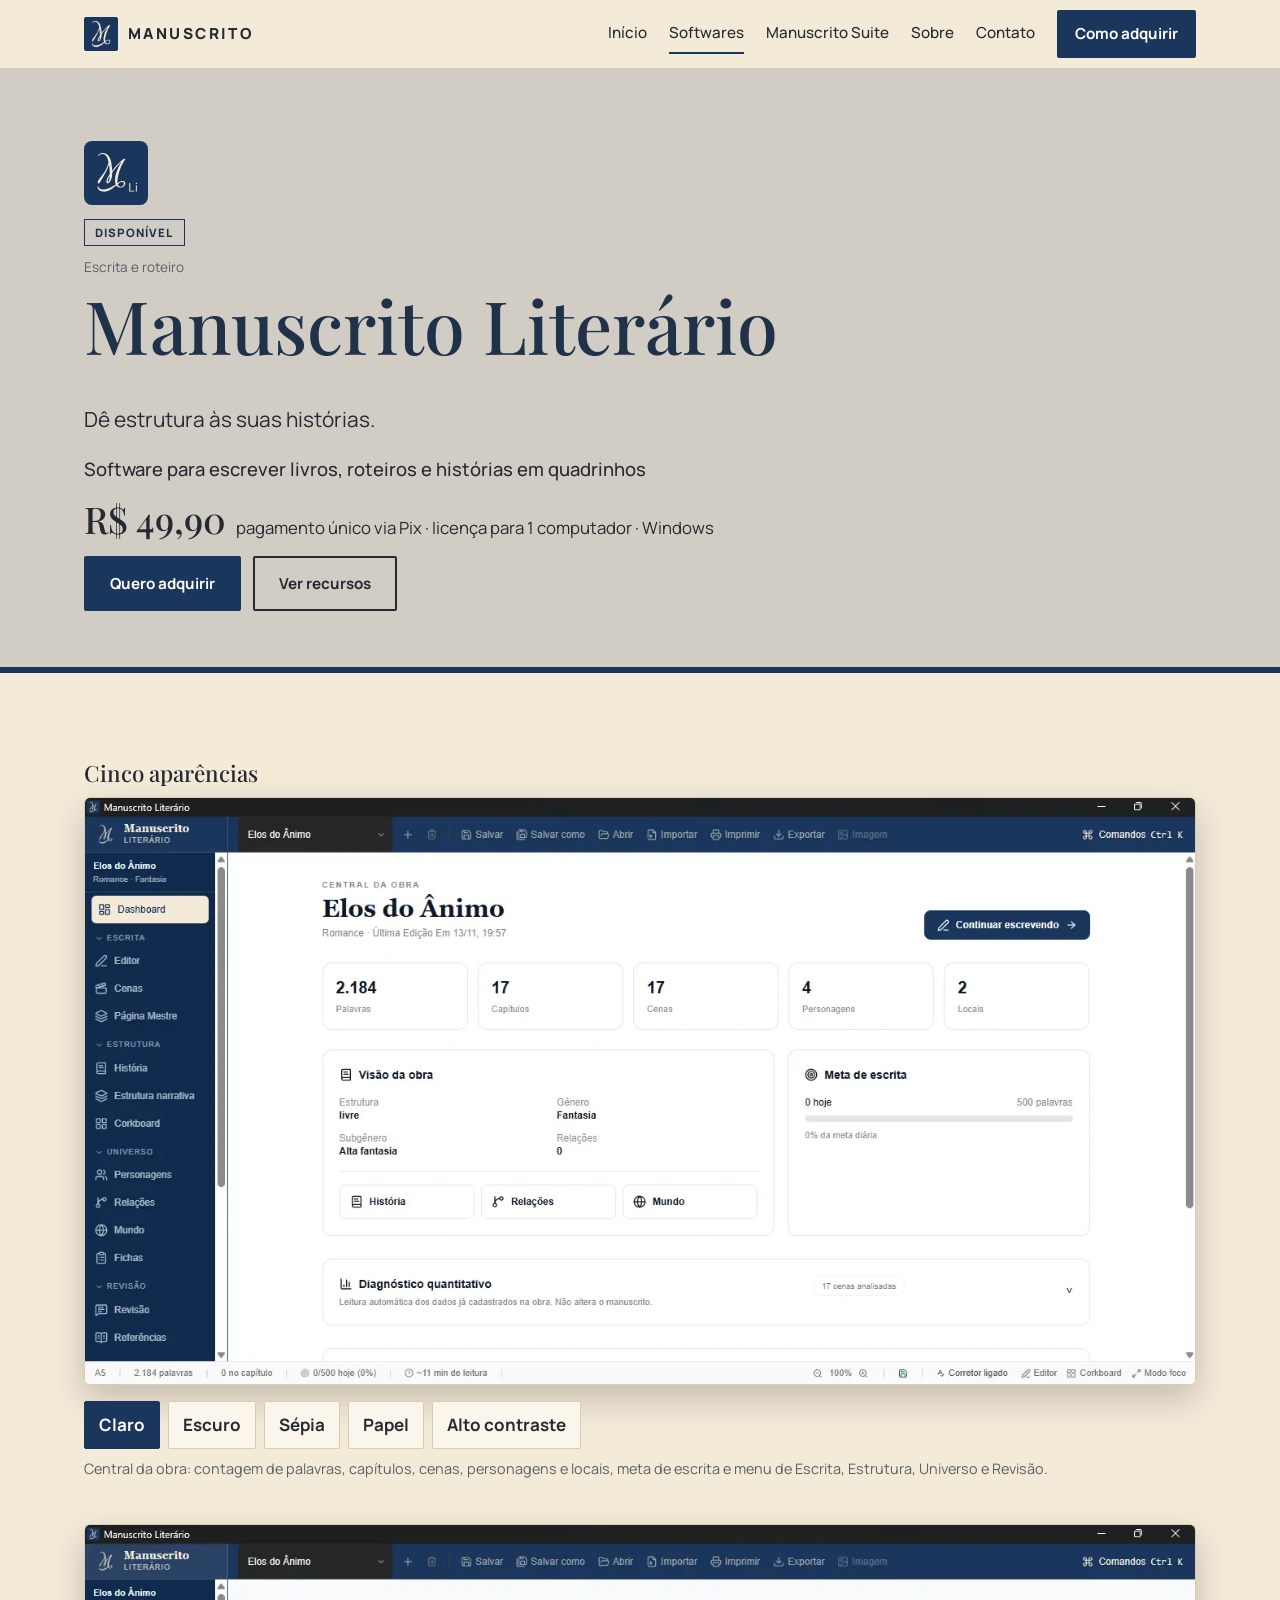
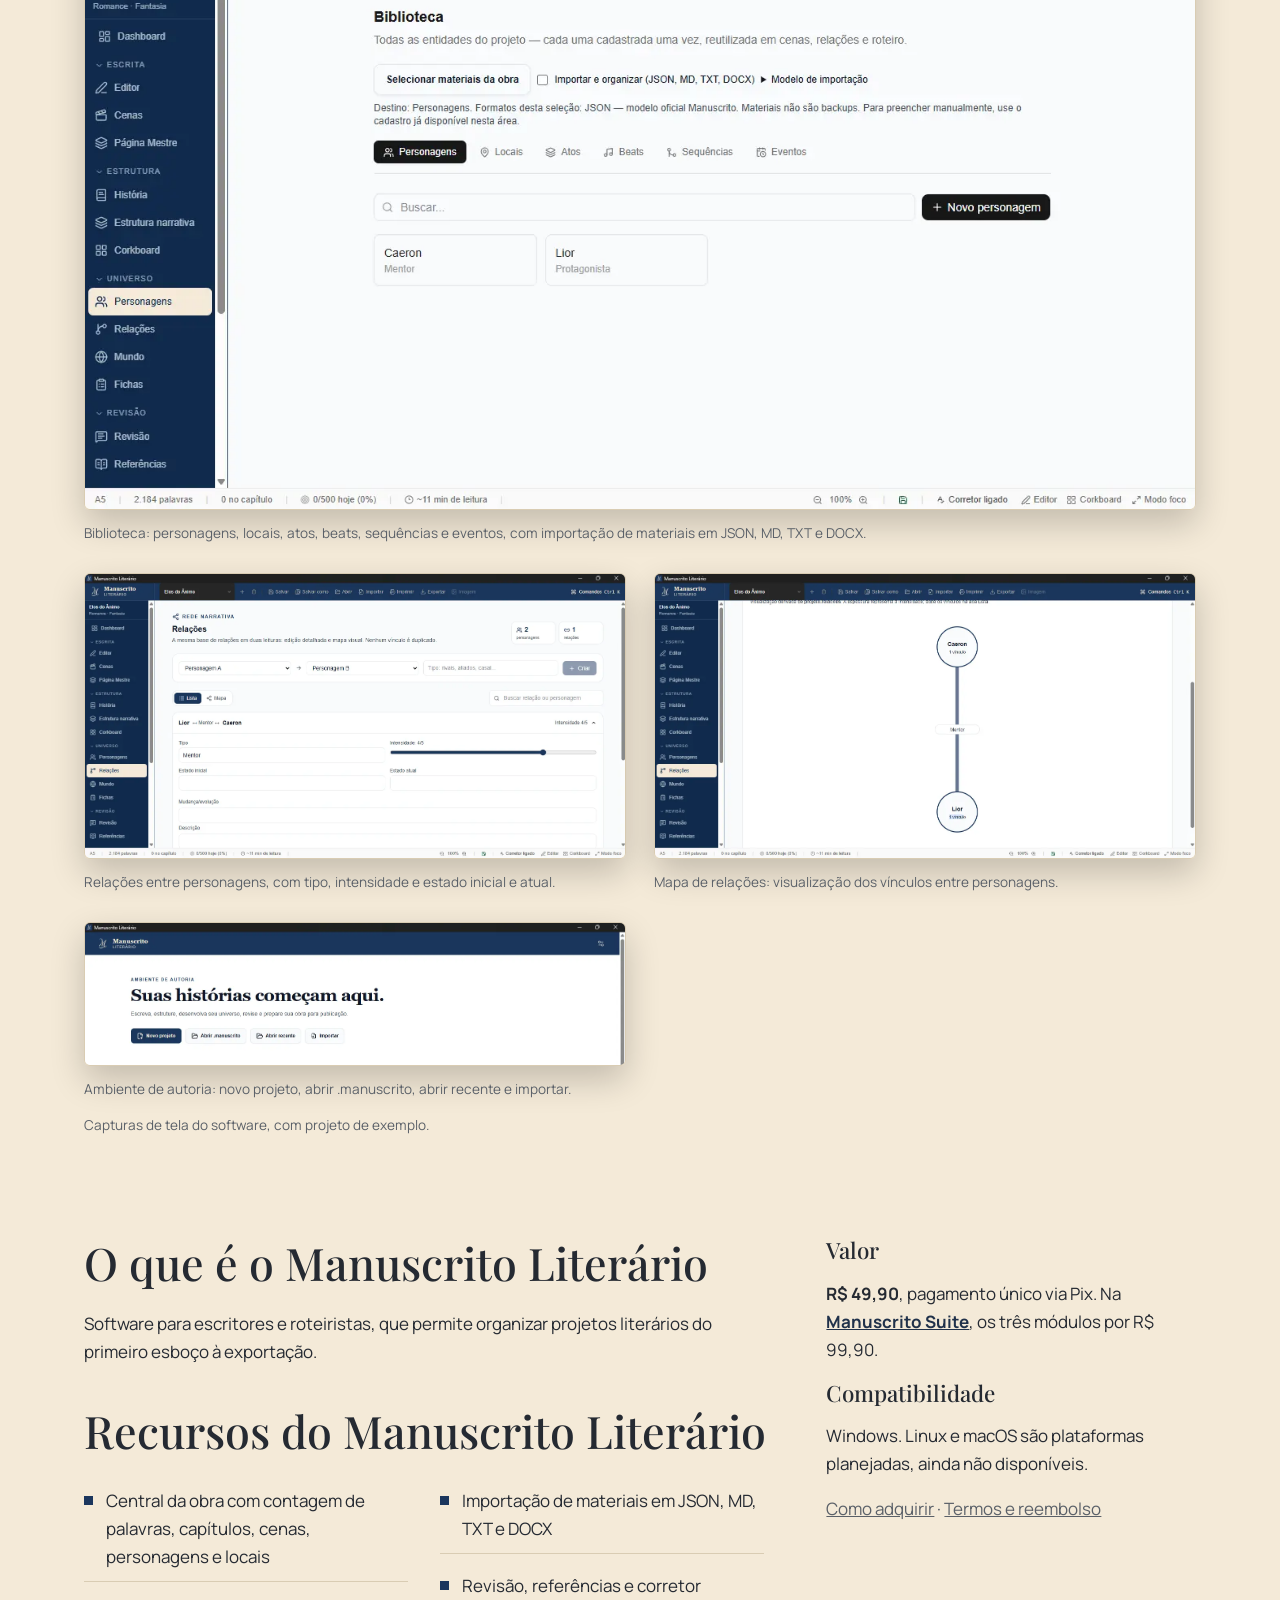
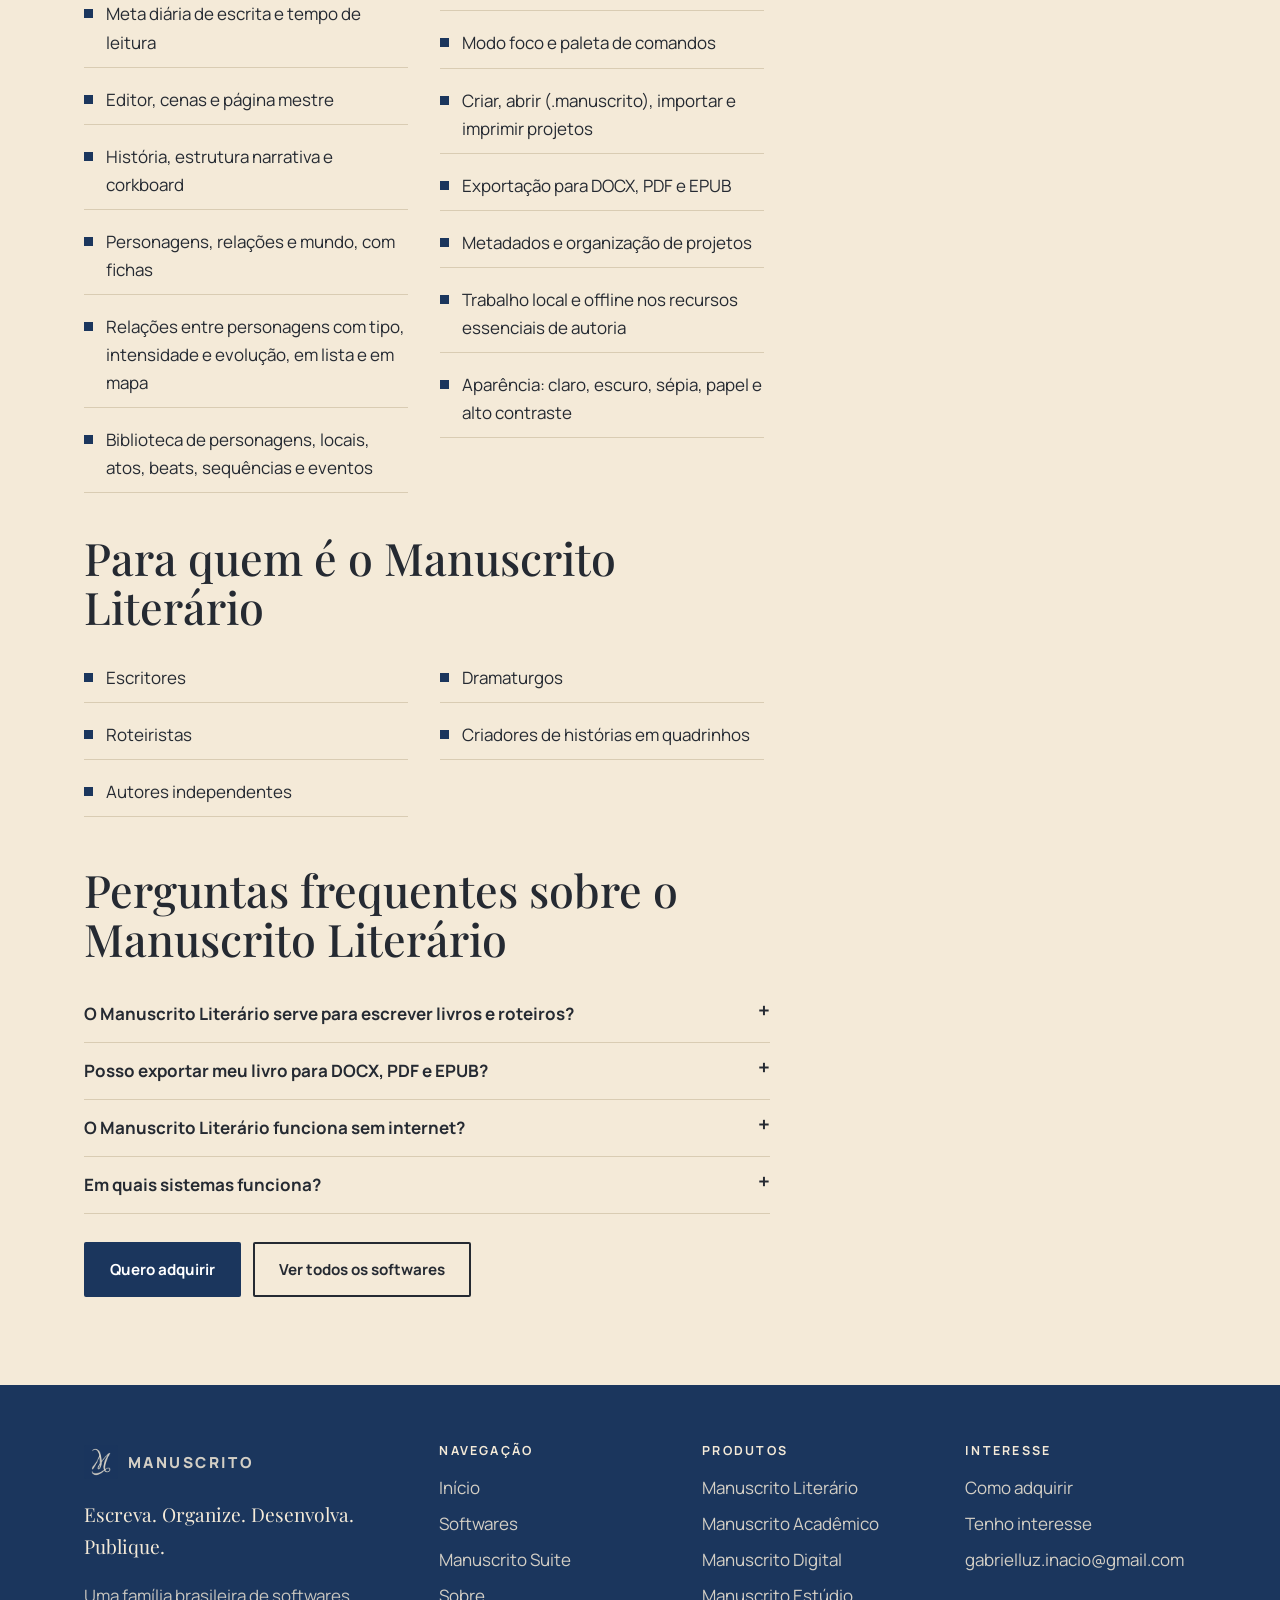
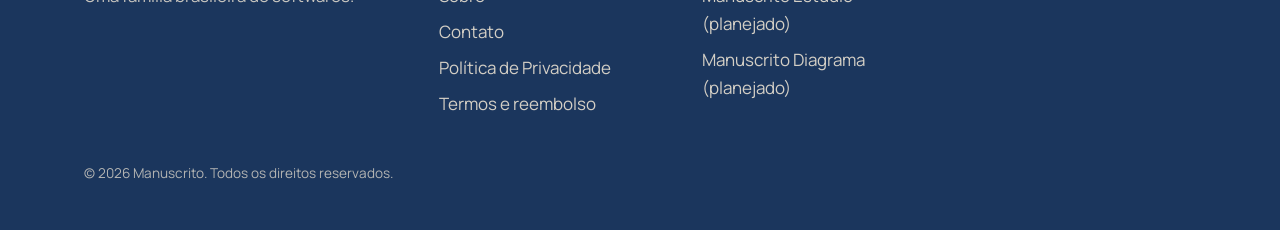
<file: literario/index.html>
<!DOCTYPE html>
<html lang="pt-BR">
<head>
<meta charset="utf-8">
<meta name="viewport" content="width=device-width, initial-scale=1, viewport-fit=cover">
<title>Manuscrito Literário: software para escrever livros e roteiros</title>
<meta name="description" content="Software para escritores e roteiristas: organize personagens, relações, capítulos e estrutura narrativa e exporte para DOCX, PDF e EPUB. Para Windows, R$ 49,90.">
<meta name="robots" content="index,follow,max-image-preview:large">
<link rel="canonical" href="https://gabrielluzinacio-alt.github.io/manuscrito/literario/">
<meta property="og:title" content="Manuscrito Literário: software para escrever livros e roteiros"><meta property="og:description" content="Software para escritores e roteiristas: organize personagens, relações, capítulos e estrutura narrativa e exporte para DOCX, PDF e EPUB. Para Windows, R$ 49,90."><meta property="og:type" content="website"><meta property="og:locale" content="pt_BR"><meta property="og:site_name" content="Manuscrito"><meta property="og:url" content="https://gabrielluzinacio-alt.github.io/manuscrito/literario/"><meta property="og:image" content="https://gabrielluzinacio-alt.github.io/manuscrito/assets/img/og.png"><meta property="og:image:width" content="1200"><meta property="og:image:height" content="630"><meta property="og:image:alt" content="Manuscrito: Escreva. Organize. Desenvolva. Publique.">
<meta name="twitter:card" content="summary_large_image">
<meta name="theme-color" content="#1B365D">
<link rel="icon" href="../favicon.ico" sizes="any"><link rel="icon" href="../assets/icons/manuscrito-literario.svg" type="image/svg+xml"><link rel="apple-touch-icon" href="../apple-touch-icon.png">
<link rel="preconnect" href="https://fonts.googleapis.com"><link rel="preconnect" href="https://fonts.gstatic.com" crossorigin>
<link rel="stylesheet" href="https://fonts.googleapis.com/css2?family=Manrope:wght@400;500;700;800&family=Playfair+Display:ital,wght@0,500;0,700;1,500&display=swap">
<link rel="stylesheet" href="../assets/css/style.css">
<noscript><style>[hidden]{display:block!important}.tab-panel{margin-bottom:24px}</style></noscript>
<script type="application/ld+json">{"@context":"https://schema.org","@type":"BreadcrumbList","itemListElement":[{"@type":"ListItem","position":1,"name":"Início","item":"https://gabrielluzinacio-alt.github.io/manuscrito/"},{"@type":"ListItem","position":2,"name":"Softwares","item":"https://gabrielluzinacio-alt.github.io/manuscrito/softwares/"},{"@type":"ListItem","position":3,"name":"Manuscrito Literário","item":"https://gabrielluzinacio-alt.github.io/manuscrito/literario/"}]}</script><script type="application/ld+json">{"@context":"https://schema.org","@type":"SoftwareApplication","name":"Manuscrito Literário","description":"Software para escritores e roteiristas: organize personagens, relações, capítulos e estrutura narrativa e exporte para DOCX, PDF e EPUB. Para Windows, R$ 49,90.","applicationCategory":"UtilitiesApplication","operatingSystem":"Windows","inLanguage":"pt-BR","url":"https://gabrielluzinacio-alt.github.io/manuscrito/literario/","image":"https://gabrielluzinacio-alt.github.io/manuscrito/assets/img/lit-central.webp","offers":{"@type":"Offer","price":"49.90","priceCurrency":"BRL","availability":"https://schema.org/InStock","url":"https://gabrielluzinacio-alt.github.io/manuscrito/adquirir/"},"publisher":{"@id":"https://gabrielluzinacio-alt.github.io/manuscrito/#org"}}</script>
</head>
<body>
<a class="sr" href="#main">Pular para o conteúdo</a>
<header><div class="wrap bar"><a class="logo" href="../" aria-label="Manuscrito — página inicial"><img class="mk" src="../assets/img/logo.png" alt="" width="34" height="34">MANUSCRITO</a><button class="menu" type="button" aria-expanded="false" aria-controls="nav">Menu</button>
<nav id="nav" aria-label="Principal"><a href="../">Início</a><a href="../softwares/" aria-current="page">Softwares</a><a href="../suite/">Manuscrito Suite</a><a href="../sobre/">Sobre</a><a href="../contato/">Contato</a><a class="btn" href="../adquirir/">Como adquirir</a></nav></div></header>
<main id="main" tabindex="-1" style="outline:none" class="fade">
<div style="--c:#1B365D;--cl:#7FA9E6"><div class="pband"><div class="wrap"><svg class="mkm" aria-hidden="true" focusable="false" width="64" height="64" viewBox="0 0 512 512"><rect width="512" height="512" fill="#1B365D"/><use href="../assets/icons/sprite.svg#M" fill="#F4EAD8"/><use href="../assets/icons/sprite.svg#s-literario" fill="#F4EAD8"/></svg><span class="tag">Disponível</span><p class="cat">Escrita e roteiro</p><h1>Manuscrito Literário</h1><p class="sub1">Dê estrutura às suas histórias.</p><h2 class="kw">Software para escrever livros, roteiros e histórias em quadrinhos</h2><p class="bprice"><strong>R$ 49,90</strong>pagamento único via Pix · licença para 1 computador · Windows</p><div class="row" style="margin-top:14px"><a class="btn" href="../contato/?software=literario" style="background:var(--c);border-color:var(--c);color:var(--onc)">Quero adquirir</a><a class="btn o" href="#recursos">Ver recursos</a></div></div></div><section style="padding-bottom:0"><div class="wrap"><h2 class="sr">Telas do Manuscrito Literário</h2><div class="gal"><div class="themed"><h3>Cinco aparências</h3><button type="button" class="zoom" aria-label="Ampliar imagem atual"><img class="th shot" src="../assets/img/lit-central.webp" alt="Manuscrito Literário: Central da obra na aparência clara" width="1365" height="720"><img class="th shot" src="../assets/img/lit-escuro.webp" alt="Manuscrito Literário: Editor na aparência escura" hidden width="1365" height="720"><img class="th shot" src="../assets/img/lit-sepia.webp" alt="Manuscrito Literário: Editor na aparência sépia" hidden width="1365" height="720"><img class="th shot" src="../assets/img/lit-papel.webp" alt="Manuscrito Literário: Editor na aparência papel" hidden width="1365" height="720"><img class="th shot" src="../assets/img/lit-contraste.webp" alt="Manuscrito Literário: Editor na aparência alto contraste" hidden width="1365" height="720"></button><div class="themes" role="group" aria-label="Escolha a aparência"><button type="button" aria-pressed="true" data-cap="Central da obra: contagem de palavras, capítulos, cenas, personagens e locais, meta de escrita e menu de Escrita, Estrutura, Universo e Revisão.">Claro</button><button type="button" aria-pressed="false" data-cap="Editor na aparência Escura.">Escuro</button><button type="button" aria-pressed="false" data-cap="Editor na aparência Sépia.">Sépia</button><button type="button" aria-pressed="false" data-cap="Editor na aparência Papel.">Papel</button><button type="button" aria-pressed="false" data-cap="Editor na aparência Alto contraste.">Alto contraste</button></div><p class="thcap mut" style="font-size:.9rem;margin:0">Central da obra: contagem de palavras, capítulos, cenas, personagens e locais, meta de escrita e menu de Escrita, Estrutura, Universo e Revisão.</p></div><div class="sg"><div><figure><button type="button" class="zoom" aria-label="Ampliar imagem: Manuscrito Literário: biblioteca de personagens, locais, atos, beats, sequências e eventos"><img class="shot" src="../assets/img/lit-biblioteca.webp" alt="Manuscrito Literário: biblioteca de personagens, locais, atos, beats, sequências e eventos" loading="lazy" width="1365" height="720"></button><figcaption>Biblioteca: personagens, locais, atos, beats, sequências e eventos, com importação de materiais em JSON, MD, TXT e DOCX.</figcaption></figure></div><div><figure><button type="button" class="zoom" aria-label="Ampliar imagem: Manuscrito Literário: relações entre personagens em lista"><img class="shot" src="../assets/img/lit-relacoes.webp" alt="Manuscrito Literário: relações entre personagens em lista" loading="lazy" width="1365" height="720"></button><figcaption>Relações entre personagens, com tipo, intensidade e estado inicial e atual.</figcaption></figure></div><div><figure><button type="button" class="zoom" aria-label="Ampliar imagem: Manuscrito Literário: mapa visual das relações"><img class="shot" src="../assets/img/lit-mapa.webp" alt="Manuscrito Literário: mapa visual das relações" loading="lazy" width="1365" height="720"></button><figcaption>Mapa de relações: visualização dos vínculos entre personagens.</figcaption></figure></div><div><figure><button type="button" class="zoom" aria-label="Ampliar imagem: Manuscrito Literário: ambiente de autoria"><img class="shot" src="../assets/img/lit-ambiente.webp" alt="Manuscrito Literário: ambiente de autoria" loading="lazy" width="1365" height="720"></button><figcaption>Ambiente de autoria: novo projeto, abrir .manuscrito, abrir recente e importar.</figcaption></figure></div></div></div><p class="mut" style="font-size:.85rem">Capturas de tela do software, com projeto de exemplo.</p></div></section><section><div class="wrap pgrid"><div><h2>O que é o Manuscrito Literário</h2><p>Software para escritores e roteiristas, que permite organizar projetos literários do primeiro esboço à exportação.</p><h2 id="recursos" style="margin-top:40px">Recursos do Manuscrito Literário</h2><ul class="rec"><li>Central da obra com contagem de palavras, capítulos, cenas, personagens e locais</li><li>Meta diária de escrita e tempo de leitura</li><li>Editor, cenas e página mestre</li><li>História, estrutura narrativa e corkboard</li><li>Personagens, relações e mundo, com fichas</li><li>Relações entre personagens com tipo, intensidade e evolução, em lista e em mapa</li><li>Biblioteca de personagens, locais, atos, beats, sequências e eventos</li><li>Importação de materiais em JSON, MD, TXT e DOCX</li><li>Revisão, referências e corretor</li><li>Modo foco e paleta de comandos</li><li>Criar, abrir (.manuscrito), importar e imprimir projetos</li><li>Exportação para DOCX, PDF e EPUB</li><li>Metadados e organização de projetos</li><li>Trabalho local e offline nos recursos essenciais de autoria</li><li>Aparência: claro, escuro, sépia, papel e alto contraste</li></ul><h2 style="margin-top:40px">Para quem é o Manuscrito Literário</h2><ul class="rec"><li>Escritores</li><li>Roteiristas</li><li>Autores independentes</li><li>Dramaturgos</li><li>Criadores de histórias em quadrinhos</li></ul><h2 style="margin-top:48px">Perguntas frequentes sobre o Manuscrito Literário</h2><div class="faq"><details><summary>O Manuscrito Literário serve para escrever livros e roteiros?</summary><p>Sim. Ele é voltado a escritores, roteiristas, autores independentes, dramaturgos e criadores de histórias em quadrinhos, com personagens, relações, mundo, cenas e estrutura narrativa.</p></details><details><summary>Posso exportar meu livro para DOCX, PDF e EPUB?</summary><p>Sim. O Manuscrito Literário exporta para DOCX, PDF e EPUB.</p></details><details><summary>O Manuscrito Literário funciona sem internet?</summary><p>Os recursos essenciais de autoria funcionam de forma local e offline.</p></details><details><summary>Em quais sistemas funciona?</summary><p>Hoje, no Windows. Linux e macOS são plataformas planejadas e ainda não estão disponíveis.</p></details></div><div class="row"><a class="btn" href="../contato/?software=literario" style="background:var(--c);border-color:var(--c);color:var(--onc)">Quero adquirir</a><a class="btn o" href="../softwares/">Ver todos os softwares</a></div></div><aside><h3>Valor</h3><p><strong>R$ 49,90</strong>, pagamento único via Pix. Na <a href="../suite/" style="color:var(--ct);font-weight:700">Manuscrito Suite</a>, os três módulos por R$ 99,90.</p><h3>Compatibilidade</h3><p>Windows. Linux e macOS são plataformas planejadas, ainda não disponíveis.</p><p class="mut"><a href="../adquirir/">Como adquirir</a> · <a href="../termos/">Termos e reembolso</a></p></aside></div></section></div>
</main>
<footer><div class="wrap"><div class="g"><div><a class="logo" href="../" aria-label="Manuscrito — página inicial"><img class="mk" src="../assets/img/logo.png" alt="" width="34" height="34">MANUSCRITO</a><p style="font-family:'Playfair Display',serif;font-size:1.2rem;margin-top:16px">Escreva. Organize. Desenvolva. Publique.</p><p style="opacity:.8">Uma família brasileira de softwares.</p></div>
<div><h4>Navegação</h4><a href="../">Início</a><a href="../softwares/">Softwares</a><a href="../suite/">Manuscrito Suite</a><a href="../sobre/">Sobre</a><a href="../contato/">Contato</a><a href="../privacidade/">Política de Privacidade</a><a href="../termos/">Termos e reembolso</a></div><div><h4>Produtos</h4><a href="../literario/">Manuscrito Literário</a><a href="../academico/">Manuscrito Acadêmico</a><a href="../digital/">Manuscrito Digital</a><a href="../estudio/">Manuscrito Estúdio (planejado)</a><a href="../diagrama/">Manuscrito Diagrama (planejado)</a></div><div><h4>Interesse</h4><a href="../adquirir/">Como adquirir</a><a href="../contato/">Tenho interesse</a><a href="mailto:gabrielluz.inacio@gmail.com">gabrielluz.inacio@gmail.com</a></div></div>
<p style="margin-top:40px;opacity:.7;font-size:.85rem">© <span id="ano">2026</span> Manuscrito. Todos os direitos reservados.</p></div></footer>
<script src="../assets/js/config.js"></script><script src="../assets/js/main.js" defer></script>
</body>
</html>
</file>
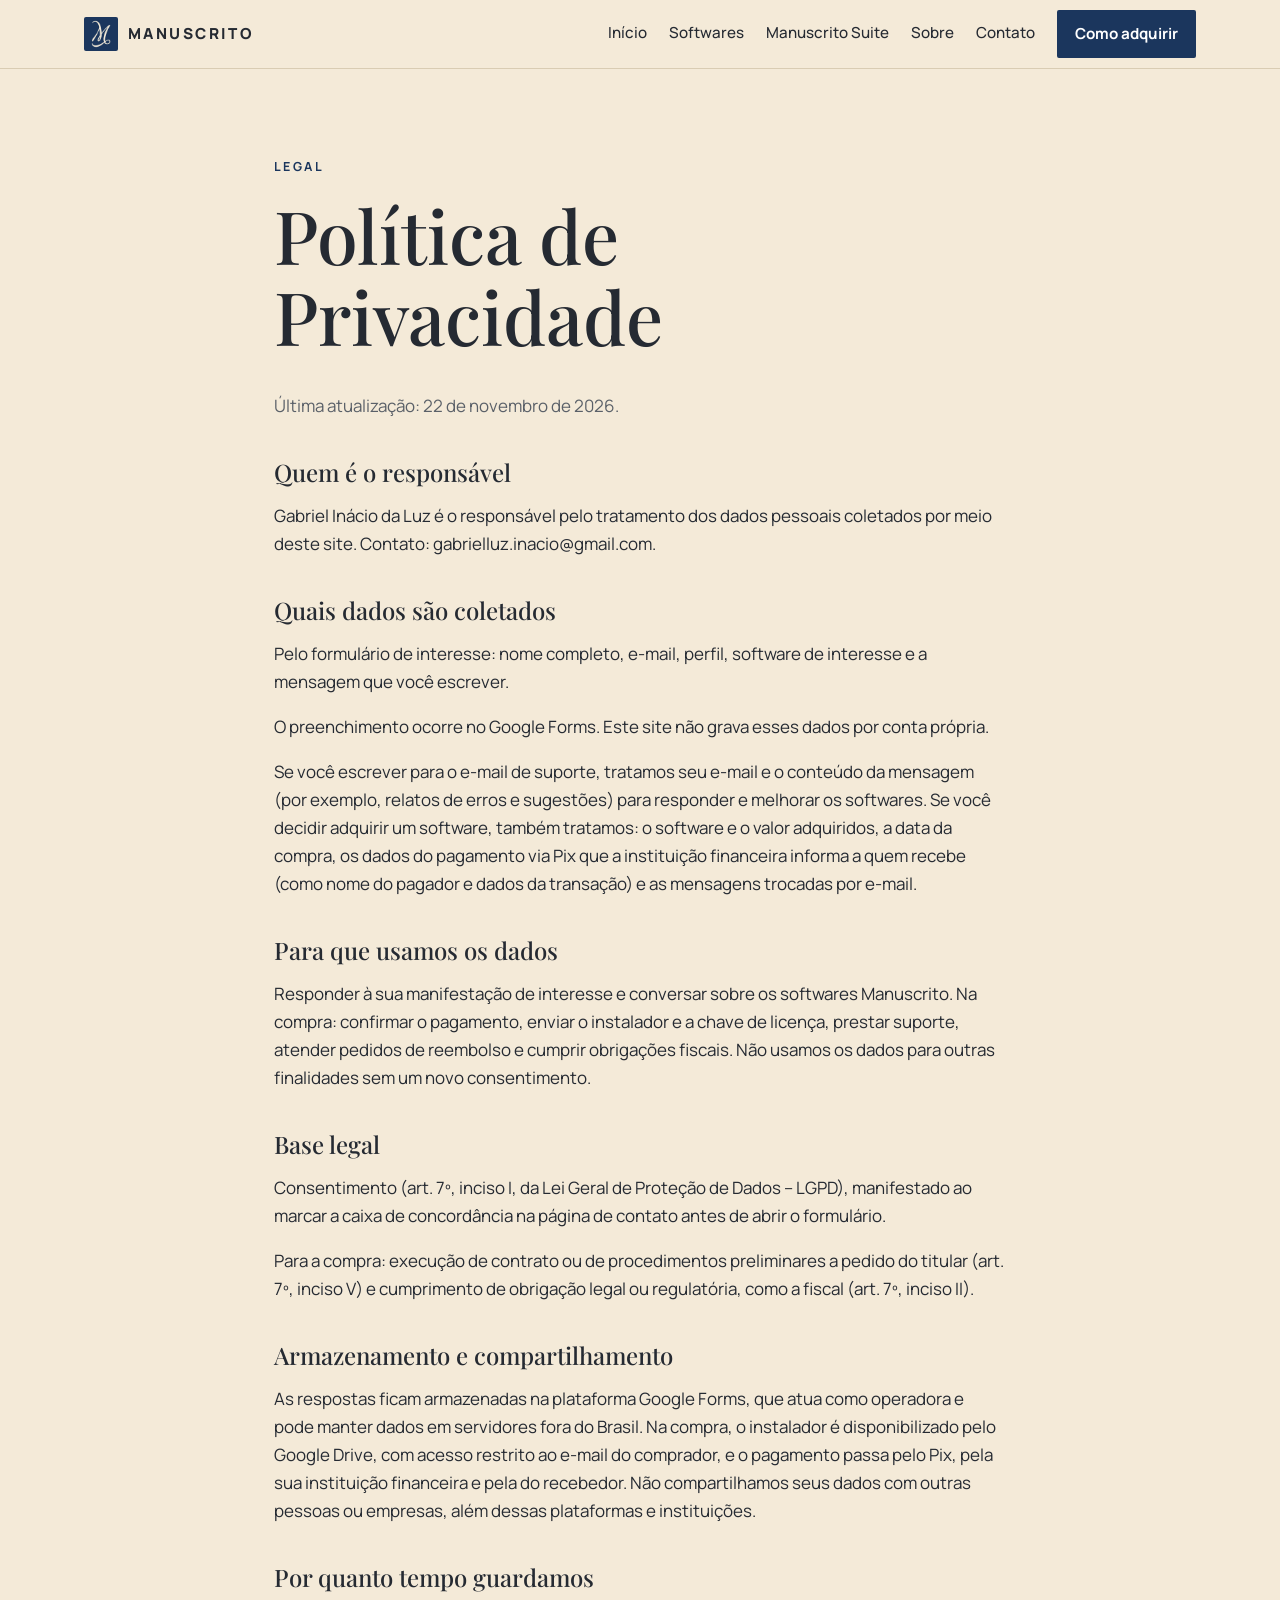
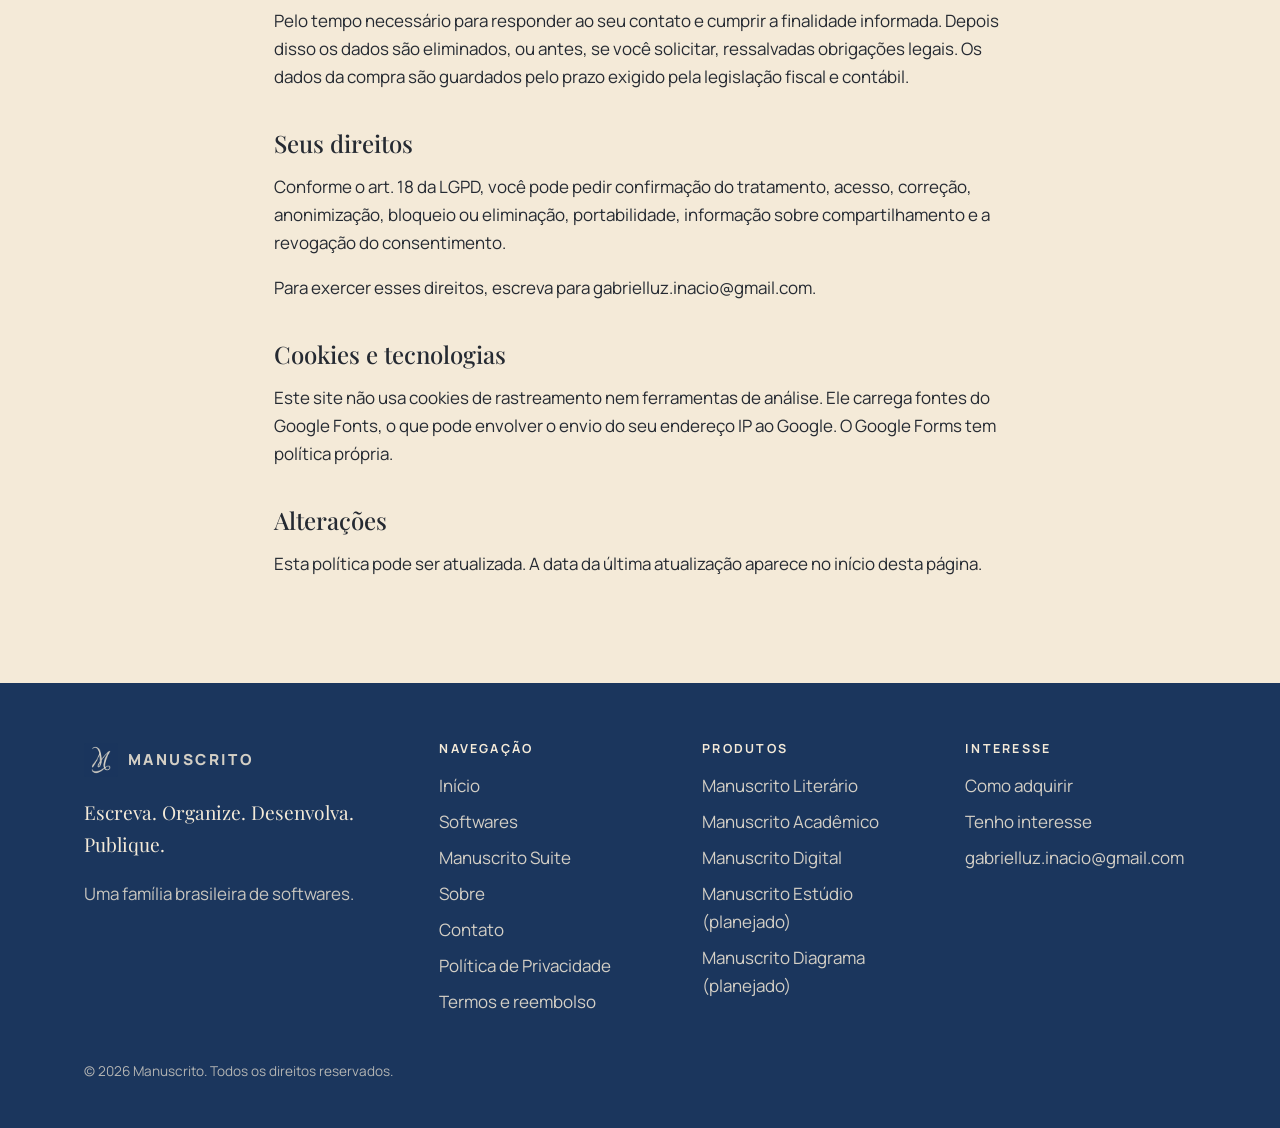
<file: privacidade/index.html>
<!DOCTYPE html>
<html lang="pt-BR">
<head>
<meta charset="utf-8">
<meta name="viewport" content="width=device-width, initial-scale=1, viewport-fit=cover">
<title>Política de Privacidade — Manuscrito</title>
<meta name="description" content="Como a Manuscrito trata os dados pessoais informados no formulário, nas compras e no suporte, conforme a LGPD.">
<meta name="robots" content="index,follow,max-image-preview:large">
<link rel="canonical" href="https://gabrielluzinacio-alt.github.io/manuscrito/privacidade/">
<meta property="og:title" content="Política de Privacidade — Manuscrito"><meta property="og:description" content="Como a Manuscrito trata os dados pessoais informados no formulário, nas compras e no suporte, conforme a LGPD."><meta property="og:type" content="website"><meta property="og:locale" content="pt_BR"><meta property="og:site_name" content="Manuscrito"><meta property="og:url" content="https://gabrielluzinacio-alt.github.io/manuscrito/privacidade/"><meta property="og:image" content="https://gabrielluzinacio-alt.github.io/manuscrito/assets/img/og.png"><meta property="og:image:width" content="1200"><meta property="og:image:height" content="630"><meta property="og:image:alt" content="Manuscrito: Escreva. Organize. Desenvolva. Publique.">
<meta name="twitter:card" content="summary_large_image">
<meta name="theme-color" content="#1B365D">
<link rel="icon" href="../favicon.ico" sizes="any"><link rel="icon" href="../assets/icons/manuscrito-literario.svg" type="image/svg+xml"><link rel="apple-touch-icon" href="../apple-touch-icon.png">
<link rel="preconnect" href="https://fonts.googleapis.com"><link rel="preconnect" href="https://fonts.gstatic.com" crossorigin>
<link rel="stylesheet" href="https://fonts.googleapis.com/css2?family=Manrope:wght@400;500;700;800&family=Playfair+Display:ital,wght@0,500;0,700;1,500&display=swap">
<link rel="stylesheet" href="../assets/css/style.css">
<noscript><style>[hidden]{display:block!important}.tab-panel{margin-bottom:24px}</style></noscript>

</head>
<body>
<a class="sr" href="#main">Pular para o conteúdo</a>
<header><div class="wrap bar"><a class="logo" href="../" aria-label="Manuscrito — página inicial"><img class="mk" src="../assets/img/logo.png" alt="" width="34" height="34">MANUSCRITO</a><button class="menu" type="button" aria-expanded="false" aria-controls="nav">Menu</button>
<nav id="nav" aria-label="Principal"><a href="../">Início</a><a href="../softwares/">Softwares</a><a href="../suite/">Manuscrito Suite</a><a href="../sobre/">Sobre</a><a href="../contato/">Contato</a><a class="btn" href="../adquirir/">Como adquirir</a></nav></div></header>
<main id="main" tabindex="-1" style="outline:none" class="fade">

<section><div class="wrap" style="max-width:780px"><div class="eyebrow">Legal</div><h1>Política de Privacidade</h1><p class="mut">Última atualização: 22 de novembro de 2026.</p><h2 style="font-size:1.5rem;margin-top:1.6em">Quem é o responsável</h2><p>Gabriel Inácio da Luz é o responsável pelo tratamento dos dados pessoais coletados por meio deste site. Contato: gabrielluz.inacio@gmail.com.</p><h2 style="font-size:1.5rem;margin-top:1.6em">Quais dados são coletados</h2><p>Pelo formulário de interesse: nome completo, e-mail, perfil, software de interesse e a mensagem que você escrever.</p><p>O preenchimento ocorre no Google Forms. Este site não grava esses dados por conta própria.</p><p>Se você escrever para o e-mail de suporte, tratamos seu e-mail e o conteúdo da mensagem (por exemplo, relatos de erros e sugestões) para responder e melhorar os softwares. Se você decidir adquirir um software, também tratamos: o software e o valor adquiridos, a data da compra, os dados do pagamento via Pix que a instituição financeira informa a quem recebe (como nome do pagador e dados da transação) e as mensagens trocadas por e-mail.</p><h2 style="font-size:1.5rem;margin-top:1.6em">Para que usamos os dados</h2><p>Responder à sua manifestação de interesse e conversar sobre os softwares Manuscrito. Na compra: confirmar o pagamento, enviar o instalador e a chave de licença, prestar suporte, atender pedidos de reembolso e cumprir obrigações fiscais. Não usamos os dados para outras finalidades sem um novo consentimento.</p><h2 style="font-size:1.5rem;margin-top:1.6em">Base legal</h2><p>Consentimento (art. 7º, inciso I, da Lei Geral de Proteção de Dados – LGPD), manifestado ao marcar a caixa de concordância na página de contato antes de abrir o formulário.</p><p>Para a compra: execução de contrato ou de procedimentos preliminares a pedido do titular (art. 7º, inciso V) e cumprimento de obrigação legal ou regulatória, como a fiscal (art. 7º, inciso II).</p><h2 style="font-size:1.5rem;margin-top:1.6em">Armazenamento e compartilhamento</h2><p>As respostas ficam armazenadas na plataforma Google Forms, que atua como operadora e pode manter dados em servidores fora do Brasil. Na compra, o instalador é disponibilizado pelo Google Drive, com acesso restrito ao e-mail do comprador, e o pagamento passa pelo Pix, pela sua instituição financeira e pela do recebedor. Não compartilhamos seus dados com outras pessoas ou empresas, além dessas plataformas e instituições.</p><h2 style="font-size:1.5rem;margin-top:1.6em">Por quanto tempo guardamos</h2><p>Pelo tempo necessário para responder ao seu contato e cumprir a finalidade informada. Depois disso os dados são eliminados, ou antes, se você solicitar, ressalvadas obrigações legais. Os dados da compra são guardados pelo prazo exigido pela legislação fiscal e contábil.</p><h2 style="font-size:1.5rem;margin-top:1.6em">Seus direitos</h2><p>Conforme o art. 18 da LGPD, você pode pedir confirmação do tratamento, acesso, correção, anonimização, bloqueio ou eliminação, portabilidade, informação sobre compartilhamento e a revogação do consentimento.</p><p>Para exercer esses direitos, escreva para gabrielluz.inacio@gmail.com.</p><h2 style="font-size:1.5rem;margin-top:1.6em">Cookies e tecnologias</h2><p>Este site não usa cookies de rastreamento nem ferramentas de análise. Ele carrega fontes do Google Fonts, o que pode envolver o envio do seu endereço IP ao Google. O Google Forms tem política própria.</p><h2 style="font-size:1.5rem;margin-top:1.6em">Alterações</h2><p>Esta política pode ser atualizada. A data da última atualização aparece no início desta página.</p></div></section>

</main>
<footer><div class="wrap"><div class="g"><div><a class="logo" href="../" aria-label="Manuscrito — página inicial"><img class="mk" src="../assets/img/logo.png" alt="" width="34" height="34">MANUSCRITO</a><p style="font-family:'Playfair Display',serif;font-size:1.2rem;margin-top:16px">Escreva. Organize. Desenvolva. Publique.</p><p style="opacity:.8">Uma família brasileira de softwares.</p></div>
<div><h4>Navegação</h4><a href="../">Início</a><a href="../softwares/">Softwares</a><a href="../suite/">Manuscrito Suite</a><a href="../sobre/">Sobre</a><a href="../contato/">Contato</a><a href="../privacidade/">Política de Privacidade</a><a href="../termos/">Termos e reembolso</a></div><div><h4>Produtos</h4><a href="../literario/">Manuscrito Literário</a><a href="../academico/">Manuscrito Acadêmico</a><a href="../digital/">Manuscrito Digital</a><a href="../estudio/">Manuscrito Estúdio (planejado)</a><a href="../diagrama/">Manuscrito Diagrama (planejado)</a></div><div><h4>Interesse</h4><a href="../adquirir/">Como adquirir</a><a href="../contato/">Tenho interesse</a><a href="mailto:gabrielluz.inacio@gmail.com">gabrielluz.inacio@gmail.com</a></div></div>
<p style="margin-top:40px;opacity:.7;font-size:.85rem">© <span id="ano">2026</span> Manuscrito. Todos os direitos reservados.</p></div></footer>
<script src="../assets/js/config.js"></script><script src="../assets/js/main.js" defer></script>
</body>
</html>
</file>
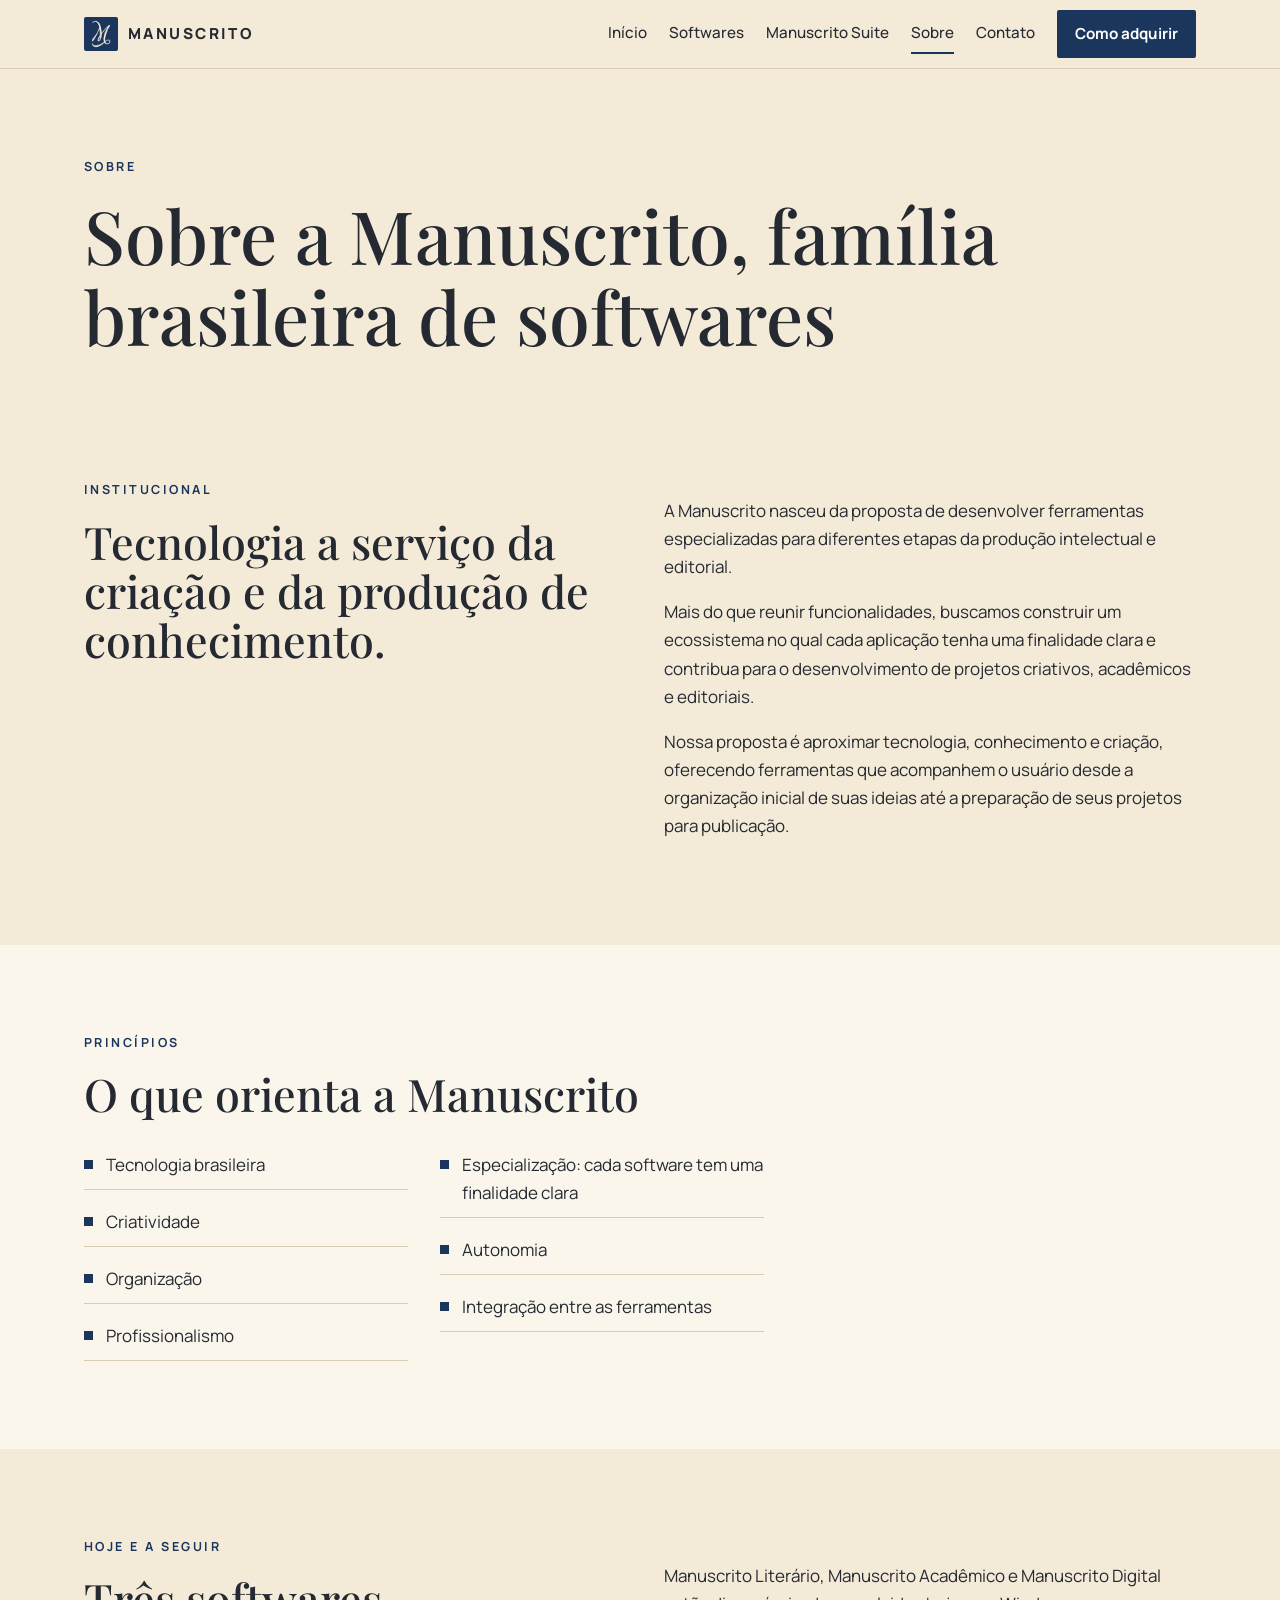
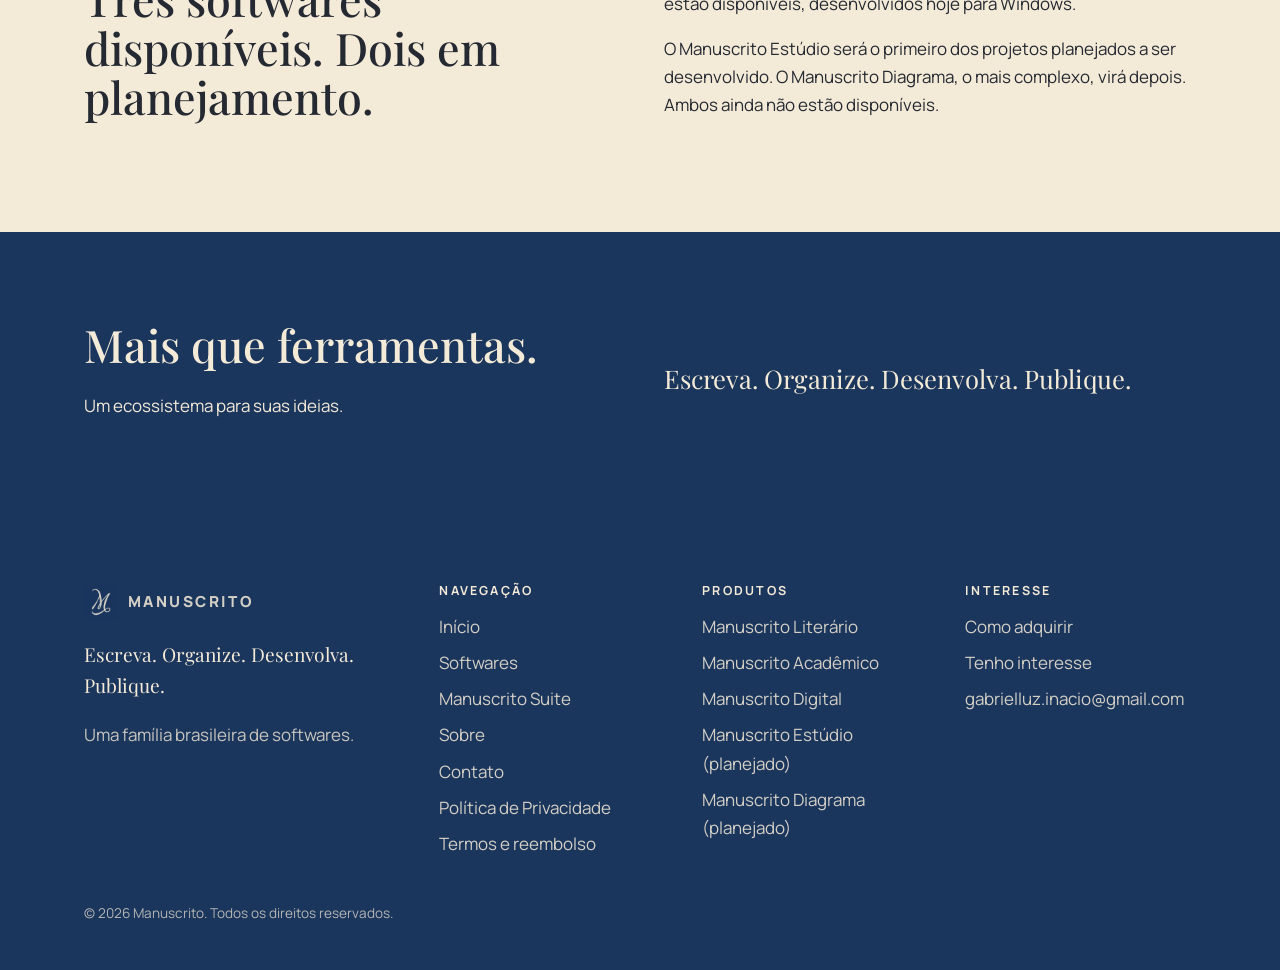
<file: sobre/index.html>
<!DOCTYPE html>
<html lang="pt-BR">
<head>
<meta charset="utf-8">
<meta name="viewport" content="width=device-width, initial-scale=1, viewport-fit=cover">
<title>Sobre a Manuscrito — família brasileira de softwares</title>
<meta name="description" content="Conheça a Manuscrito: ferramentas brasileiras especializadas para escrever, pesquisar, editar e publicar, do primeiro esboço à publicação.">
<meta name="robots" content="index,follow,max-image-preview:large">
<link rel="canonical" href="https://gabrielluzinacio-alt.github.io/manuscrito/sobre/">
<meta property="og:title" content="Sobre a Manuscrito — família brasileira de softwares"><meta property="og:description" content="Conheça a Manuscrito: ferramentas brasileiras especializadas para escrever, pesquisar, editar e publicar, do primeiro esboço à publicação."><meta property="og:type" content="website"><meta property="og:locale" content="pt_BR"><meta property="og:site_name" content="Manuscrito"><meta property="og:url" content="https://gabrielluzinacio-alt.github.io/manuscrito/sobre/"><meta property="og:image" content="https://gabrielluzinacio-alt.github.io/manuscrito/assets/img/og.png"><meta property="og:image:width" content="1200"><meta property="og:image:height" content="630"><meta property="og:image:alt" content="Manuscrito: Escreva. Organize. Desenvolva. Publique.">
<meta name="twitter:card" content="summary_large_image">
<meta name="theme-color" content="#1B365D">
<link rel="icon" href="../favicon.ico" sizes="any"><link rel="icon" href="../assets/icons/manuscrito-literario.svg" type="image/svg+xml"><link rel="apple-touch-icon" href="../apple-touch-icon.png">
<link rel="preconnect" href="https://fonts.googleapis.com"><link rel="preconnect" href="https://fonts.gstatic.com" crossorigin>
<link rel="stylesheet" href="https://fonts.googleapis.com/css2?family=Manrope:wght@400;500;700;800&family=Playfair+Display:ital,wght@0,500;0,700;1,500&display=swap">
<link rel="stylesheet" href="../assets/css/style.css">
<noscript><style>[hidden]{display:block!important}.tab-panel{margin-bottom:24px}</style></noscript>
<script type="application/ld+json">{"@context":"https://schema.org","@type":"BreadcrumbList","itemListElement":[{"@type":"ListItem","position":1,"name":"Início","item":"https://gabrielluzinacio-alt.github.io/manuscrito/"},{"@type":"ListItem","position":2,"name":"Sobre","item":"https://gabrielluzinacio-alt.github.io/manuscrito/sobre/"}]}</script>
</head>
<body>
<a class="sr" href="#main">Pular para o conteúdo</a>
<header><div class="wrap bar"><a class="logo" href="../" aria-label="Manuscrito — página inicial"><img class="mk" src="../assets/img/logo.png" alt="" width="34" height="34">MANUSCRITO</a><button class="menu" type="button" aria-expanded="false" aria-controls="nav">Menu</button>
<nav id="nav" aria-label="Principal"><a href="../">Início</a><a href="../softwares/">Softwares</a><a href="../suite/">Manuscrito Suite</a><a href="../sobre/" aria-current="page">Sobre</a><a href="../contato/">Contato</a><a class="btn" href="../adquirir/">Como adquirir</a></nav></div></header>
<main id="main" tabindex="-1" style="outline:none" class="fade">
<section style="padding-bottom:0"><div class="wrap"><div class="eyebrow">Sobre</div><h1>Sobre a Manuscrito, família brasileira de softwares</h1></div></section>
<section><div class="wrap two" style="align-items:start"><div><div class="eyebrow">Institucional</div><h2>Tecnologia a serviço da criação e da produção de conhecimento.</h2></div><div><p>A Manuscrito nasceu da proposta de desenvolver ferramentas especializadas para diferentes etapas da produção intelectual e editorial.</p><p>Mais do que reunir funcionalidades, buscamos construir um ecossistema no qual cada aplicação tenha uma finalidade clara e contribua para o desenvolvimento de projetos criativos, acadêmicos e editoriais.</p><p>Nossa proposta é aproximar tecnologia, conhecimento e criação, oferecendo ferramentas que acompanhem o usuário desde a organização inicial de suas ideias até a preparação de seus projetos para publicação.</p></div></div></section><section style="background:var(--card)"><div class="wrap"><div class="eyebrow">Princípios</div><h2>O que orienta a Manuscrito</h2><ul class="rec" style="--c:var(--brand)"><li>Tecnologia brasileira</li><li>Criatividade</li><li>Organização</li><li>Profissionalismo</li><li>Especialização: cada software tem uma finalidade clara</li><li>Autonomia</li><li>Integração entre as ferramentas</li></ul></div></section>
<section><div class="wrap two"><div><div class="eyebrow">Hoje e a seguir</div><h2>Três softwares disponíveis. Dois em planejamento.</h2></div><div><p>Manuscrito Literário, Manuscrito Acadêmico e Manuscrito Digital estão disponíveis, desenvolvidos hoje para Windows.</p><p>O Manuscrito Estúdio será o primeiro dos projetos planejados a ser desenvolvido. O Manuscrito Diagrama, o mais complexo, virá depois. Ambos ainda não estão disponíveis.</p></div></div></section>
<section class="dark"><div class="wrap two"><div><h2>Mais que ferramentas.</h2><p>Um ecossistema para suas ideias.</p></div><div><p style="font-family:'Playfair Display',serif;font-size:1.6rem">Escreva. Organize. Desenvolva. Publique.</p></div></div></section>

</main>
<footer><div class="wrap"><div class="g"><div><a class="logo" href="../" aria-label="Manuscrito — página inicial"><img class="mk" src="../assets/img/logo.png" alt="" width="34" height="34">MANUSCRITO</a><p style="font-family:'Playfair Display',serif;font-size:1.2rem;margin-top:16px">Escreva. Organize. Desenvolva. Publique.</p><p style="opacity:.8">Uma família brasileira de softwares.</p></div>
<div><h4>Navegação</h4><a href="../">Início</a><a href="../softwares/">Softwares</a><a href="../suite/">Manuscrito Suite</a><a href="../sobre/">Sobre</a><a href="../contato/">Contato</a><a href="../privacidade/">Política de Privacidade</a><a href="../termos/">Termos e reembolso</a></div><div><h4>Produtos</h4><a href="../literario/">Manuscrito Literário</a><a href="../academico/">Manuscrito Acadêmico</a><a href="../digital/">Manuscrito Digital</a><a href="../estudio/">Manuscrito Estúdio (planejado)</a><a href="../diagrama/">Manuscrito Diagrama (planejado)</a></div><div><h4>Interesse</h4><a href="../adquirir/">Como adquirir</a><a href="../contato/">Tenho interesse</a><a href="mailto:gabrielluz.inacio@gmail.com">gabrielluz.inacio@gmail.com</a></div></div>
<p style="margin-top:40px;opacity:.7;font-size:.85rem">© <span id="ano">2026</span> Manuscrito. Todos os direitos reservados.</p></div></footer>
<script src="../assets/js/config.js"></script><script src="../assets/js/main.js" defer></script>
</body>
</html>
</file>
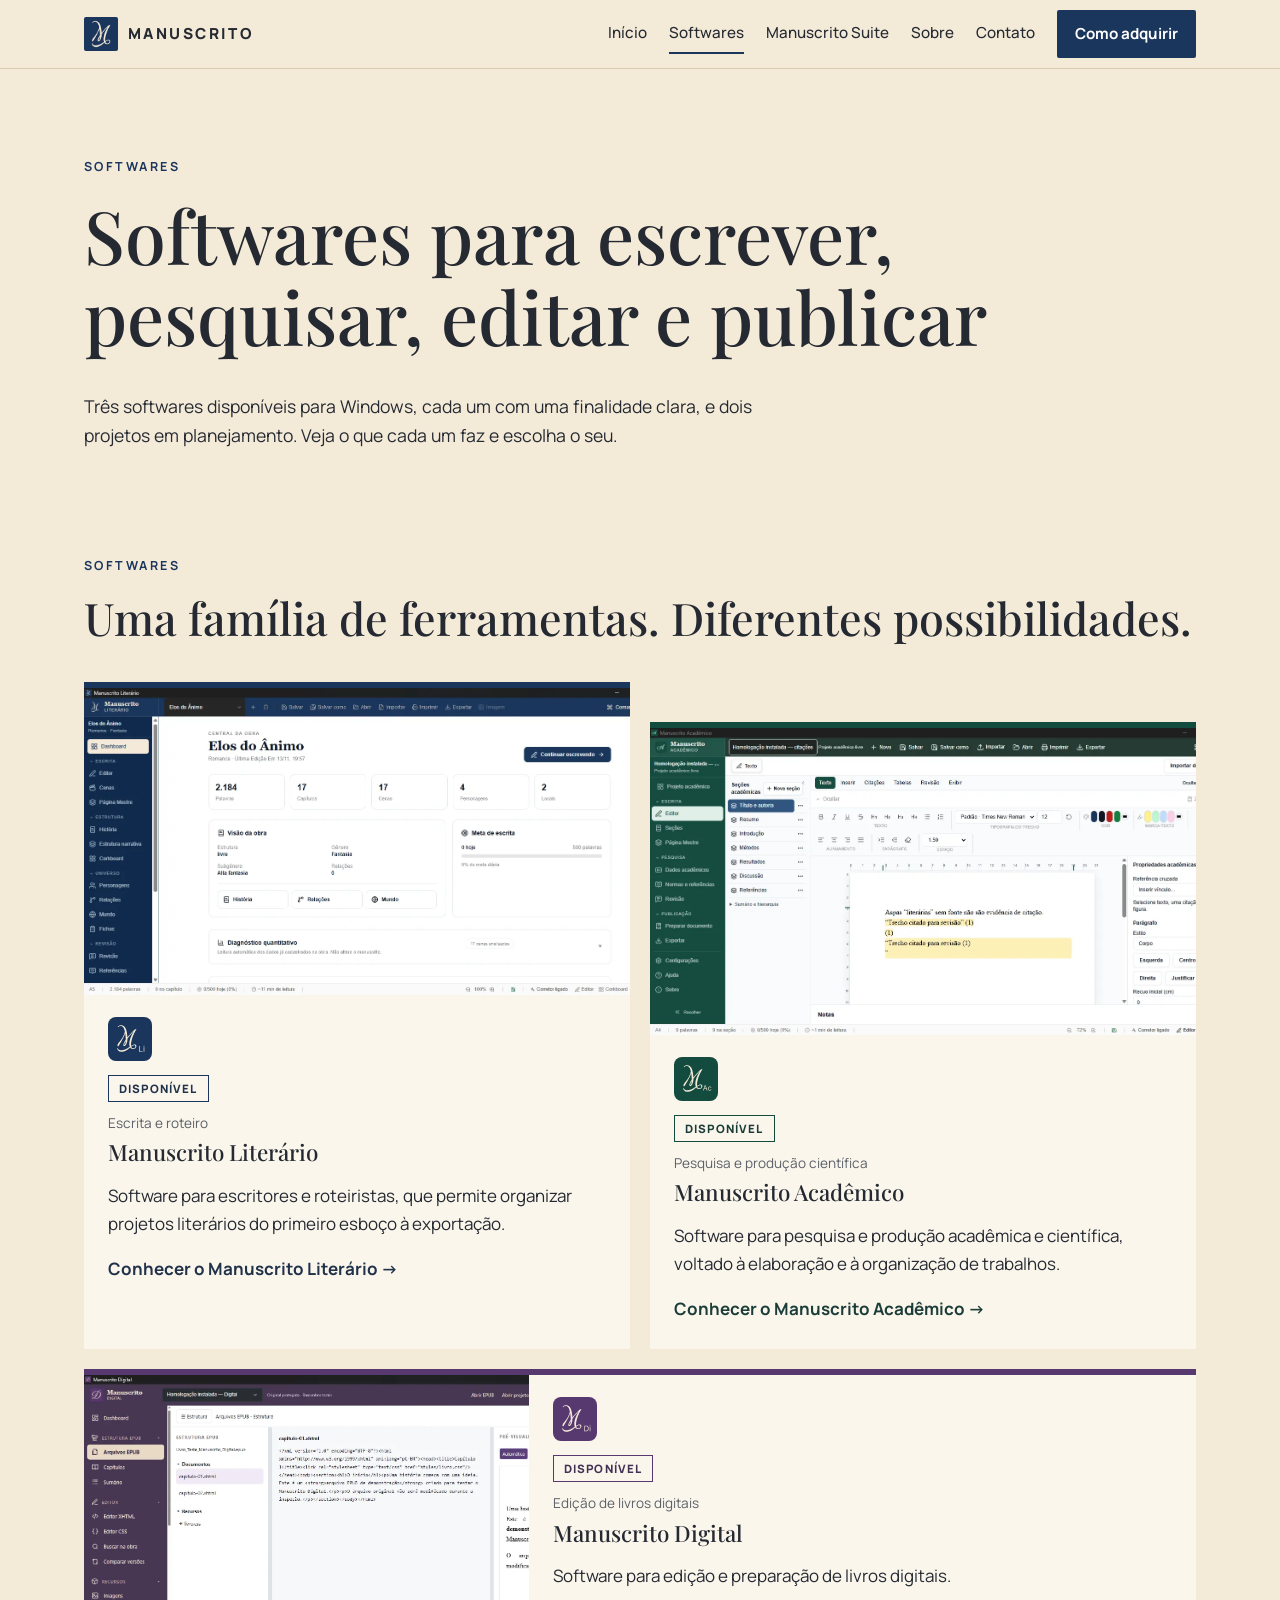
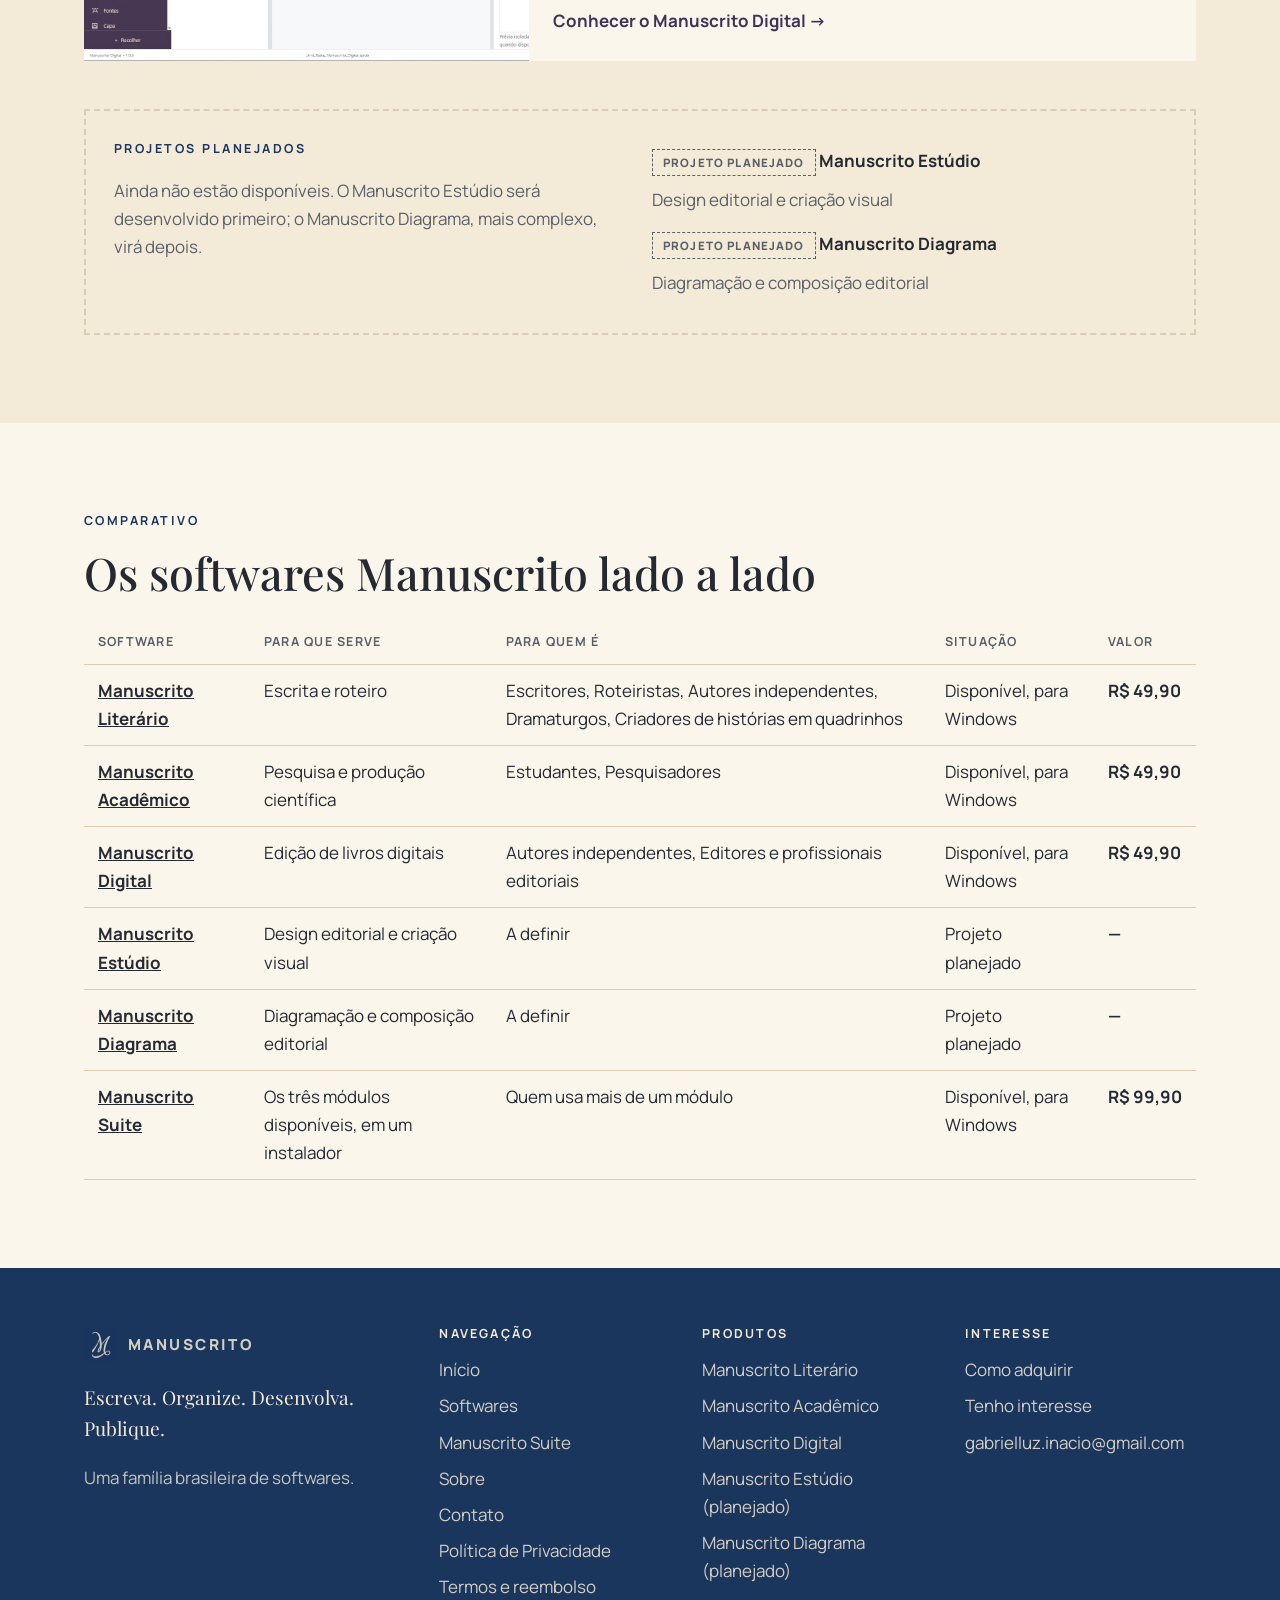
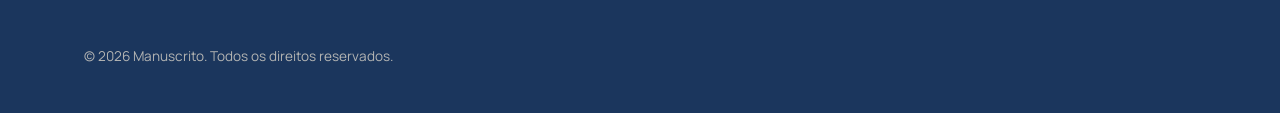
<file: softwares/index.html>
<!DOCTYPE html>
<html lang="pt-BR">
<head>
<meta charset="utf-8">
<meta name="viewport" content="width=device-width, initial-scale=1, viewport-fit=cover">
<title>Softwares Manuscrito: escrita, pesquisa acadêmica e EPUB</title>
<meta name="description" content="Conheça os softwares Manuscrito: Literário (escrita), Acadêmico (TCC, dissertação e tese) e Digital (EPUB 3), e os projetos planejados Estúdio e Diagrama.">
<meta name="robots" content="index,follow,max-image-preview:large">
<link rel="canonical" href="https://gabrielluzinacio-alt.github.io/manuscrito/softwares/">
<meta property="og:title" content="Softwares Manuscrito: escrita, pesquisa acadêmica e EPUB"><meta property="og:description" content="Conheça os softwares Manuscrito: Literário (escrita), Acadêmico (TCC, dissertação e tese) e Digital (EPUB 3), e os projetos planejados Estúdio e Diagrama."><meta property="og:type" content="website"><meta property="og:locale" content="pt_BR"><meta property="og:site_name" content="Manuscrito"><meta property="og:url" content="https://gabrielluzinacio-alt.github.io/manuscrito/softwares/"><meta property="og:image" content="https://gabrielluzinacio-alt.github.io/manuscrito/assets/img/og.png"><meta property="og:image:width" content="1200"><meta property="og:image:height" content="630"><meta property="og:image:alt" content="Manuscrito: Escreva. Organize. Desenvolva. Publique.">
<meta name="twitter:card" content="summary_large_image">
<meta name="theme-color" content="#1B365D">
<link rel="icon" href="../favicon.ico" sizes="any"><link rel="icon" href="../assets/icons/manuscrito-literario.svg" type="image/svg+xml"><link rel="apple-touch-icon" href="../apple-touch-icon.png">
<link rel="preconnect" href="https://fonts.googleapis.com"><link rel="preconnect" href="https://fonts.gstatic.com" crossorigin>
<link rel="stylesheet" href="https://fonts.googleapis.com/css2?family=Manrope:wght@400;500;700;800&family=Playfair+Display:ital,wght@0,500;0,700;1,500&display=swap">
<link rel="stylesheet" href="../assets/css/style.css">
<noscript><style>[hidden]{display:block!important}.tab-panel{margin-bottom:24px}</style></noscript>
<script type="application/ld+json">{"@context":"https://schema.org","@type":"BreadcrumbList","itemListElement":[{"@type":"ListItem","position":1,"name":"Início","item":"https://gabrielluzinacio-alt.github.io/manuscrito/"},{"@type":"ListItem","position":2,"name":"Softwares","item":"https://gabrielluzinacio-alt.github.io/manuscrito/softwares/"}]}</script>
</head>
<body>
<a class="sr" href="#main">Pular para o conteúdo</a>
<header><div class="wrap bar"><a class="logo" href="../" aria-label="Manuscrito — página inicial"><img class="mk" src="../assets/img/logo.png" alt="" width="34" height="34">MANUSCRITO</a><button class="menu" type="button" aria-expanded="false" aria-controls="nav">Menu</button>
<nav id="nav" aria-label="Principal"><a href="../">Início</a><a href="../softwares/" aria-current="page">Softwares</a><a href="../suite/">Manuscrito Suite</a><a href="../sobre/">Sobre</a><a href="../contato/">Contato</a><a class="btn" href="../adquirir/">Como adquirir</a></nav></div></header>
<main id="main" tabindex="-1" style="outline:none" class="fade">
<section style="padding-bottom:0"><div class="wrap"><div class="eyebrow">Softwares</div><h1>Softwares para escrever, pesquisar, editar e publicar</h1><p style="max-width:700px;font-size:1.1rem">Três softwares disponíveis para Windows, cada um com uma finalidade clara, e dois projetos em planejamento. Veja o que cada um faz e escolha o seu.</p></div></section><section><div class="wrap"><div class="eyebrow">Softwares</div><h2>Uma família de ferramentas. Diferentes possibilidades.</h2><div class="feat"><a class="pc" href="../literario/" style="--c:#1B365D;--cl:#7FA9E6"><img class="art" src="../assets/img/lit-central.webp" alt="Tela do Manuscrito Literário" loading="lazy" width="1365" height="720"><div class="body"><svg class="mkm" aria-hidden="true" focusable="false" width="44" height="44" viewBox="0 0 512 512"><rect width="512" height="512" fill="#1B365D"/><use href="../assets/icons/sprite.svg#M" fill="#F4EAD8"/><use href="../assets/icons/sprite.svg#s-literario" fill="#F4EAD8"/></svg><span class="tag">Disponível</span><p class="cat">Escrita e roteiro</p><h3>Manuscrito Literário</h3><p>Software para escritores e roteiristas, que permite organizar projetos literários do primeiro esboço à exportação.</p><strong class="more">Conhecer o Manuscrito Literário →</strong></div></a><a class="pc" href="../academico/" style="--c:#134C3E;--cl:#5DBE98"><img class="art" src="../assets/img/aca-editor.webp" alt="Tela do Manuscrito Acadêmico" loading="lazy" width="1365" height="720"><div class="body"><svg class="mkm" aria-hidden="true" focusable="false" width="44" height="44" viewBox="0 0 512 512"><rect width="512" height="512" fill="#134C3E"/><use href="../assets/icons/sprite.svg#M" fill="#F4EAD8"/><use href="../assets/icons/sprite.svg#s-academico" fill="#F4EAD8"/></svg><span class="tag">Disponível</span><p class="cat">Pesquisa e produção científica</p><h3>Manuscrito Acadêmico</h3><p>Software para pesquisa e produção acadêmica e científica, voltado à elaboração e à organização de trabalhos.</p><strong class="more">Conhecer o Manuscrito Acadêmico →</strong></div></a><a class="pc" href="../digital/" style="--c:#57386F;--cl:#B79AE6"><img class="art" src="../assets/img/dig-estrutura.webp" alt="Tela do Manuscrito Digital" loading="lazy" width="1365" height="720"><div class="body"><svg class="mkm" aria-hidden="true" focusable="false" width="44" height="44" viewBox="0 0 512 512"><rect width="512" height="512" fill="#57386F"/><use href="../assets/icons/sprite.svg#M" fill="#F4EAD8"/><use href="../assets/icons/sprite.svg#s-digital" fill="#F4EAD8"/></svg><span class="tag">Disponível</span><p class="cat">Edição de livros digitais</p><h3>Manuscrito Digital</h3><p>Software para edição e preparação de livros digitais.</p><strong class="more">Conhecer o Manuscrito Digital →</strong></div></a></div><div class="plan"><div><div class="eyebrow">Projetos planejados</div><p class="mut">Ainda não estão disponíveis. O Manuscrito Estúdio será desenvolvido primeiro; o Manuscrito Diagrama, mais complexo, virá depois.</p></div><div><a href="../estudio/" style="--c:#9A6B19;--cl:#E2B455"><span class="tag pl">Projeto planejado</span> <strong>Manuscrito Estúdio</strong><br><span class="mut">Design editorial e criação visual</span></a><a href="../diagrama/" style="--c:#8B3E66;--cl:#E08AB4"><span class="tag pl">Projeto planejado</span> <strong>Manuscrito Diagrama</strong><br><span class="mut">Diagramação e composição editorial</span></a></div></div></div></section><section style="background:var(--card)"><div class="wrap"><div class="eyebrow">Comparativo</div><h2>Os softwares Manuscrito lado a lado</h2><div class="tw"><table class="tbl" style="min-width:760px"><caption class="sr">Comparativo entre os softwares Manuscrito</caption><thead><tr><th scope="col">Software</th><th scope="col">Para que serve</th><th scope="col">Para quem é</th><th scope="col">Situação</th><th scope="col">Valor</th></tr></thead><tbody><tr><th scope="row"><a href="../literario/">Manuscrito Literário</a></th><td>Escrita e roteiro</td><td>Escritores, Roteiristas, Autores independentes, Dramaturgos, Criadores de histórias em quadrinhos</td><td>Disponível, para Windows</td><td class="v" style="white-space:nowrap;font-weight:700">R$ 49,90</td></tr><tr><th scope="row"><a href="../academico/">Manuscrito Acadêmico</a></th><td>Pesquisa e produção científica</td><td>Estudantes, Pesquisadores</td><td>Disponível, para Windows</td><td class="v" style="white-space:nowrap;font-weight:700">R$ 49,90</td></tr><tr><th scope="row"><a href="../digital/">Manuscrito Digital</a></th><td>Edição de livros digitais</td><td>Autores independentes, Editores e profissionais editoriais</td><td>Disponível, para Windows</td><td class="v" style="white-space:nowrap;font-weight:700">R$ 49,90</td></tr><tr><th scope="row"><a href="../estudio/">Manuscrito Estúdio</a></th><td>Design editorial e criação visual</td><td>A definir</td><td>Projeto planejado</td><td class="v" style="white-space:nowrap;font-weight:700">—</td></tr><tr><th scope="row"><a href="../diagrama/">Manuscrito Diagrama</a></th><td>Diagramação e composição editorial</td><td>A definir</td><td>Projeto planejado</td><td class="v" style="white-space:nowrap;font-weight:700">—</td></tr><tr><th scope="row"><a href="../suite/">Manuscrito Suite</a></th><td>Os três módulos disponíveis, em um instalador</td><td>Quem usa mais de um módulo</td><td>Disponível, para Windows</td><td class="v" style="white-space:nowrap;font-weight:700">R$ 99,90</td></tr></tbody></table></div></div></section>
</main>
<footer><div class="wrap"><div class="g"><div><a class="logo" href="../" aria-label="Manuscrito — página inicial"><img class="mk" src="../assets/img/logo.png" alt="" width="34" height="34">MANUSCRITO</a><p style="font-family:'Playfair Display',serif;font-size:1.2rem;margin-top:16px">Escreva. Organize. Desenvolva. Publique.</p><p style="opacity:.8">Uma família brasileira de softwares.</p></div>
<div><h4>Navegação</h4><a href="../">Início</a><a href="../softwares/">Softwares</a><a href="../suite/">Manuscrito Suite</a><a href="../sobre/">Sobre</a><a href="../contato/">Contato</a><a href="../privacidade/">Política de Privacidade</a><a href="../termos/">Termos e reembolso</a></div><div><h4>Produtos</h4><a href="../literario/">Manuscrito Literário</a><a href="../academico/">Manuscrito Acadêmico</a><a href="../digital/">Manuscrito Digital</a><a href="../estudio/">Manuscrito Estúdio (planejado)</a><a href="../diagrama/">Manuscrito Diagrama (planejado)</a></div><div><h4>Interesse</h4><a href="../adquirir/">Como adquirir</a><a href="../contato/">Tenho interesse</a><a href="mailto:gabrielluz.inacio@gmail.com">gabrielluz.inacio@gmail.com</a></div></div>
<p style="margin-top:40px;opacity:.7;font-size:.85rem">© <span id="ano">2026</span> Manuscrito. Todos os direitos reservados.</p></div></footer>
<script src="../assets/js/config.js"></script><script src="../assets/js/main.js" defer></script>
</body>
</html>
</file>
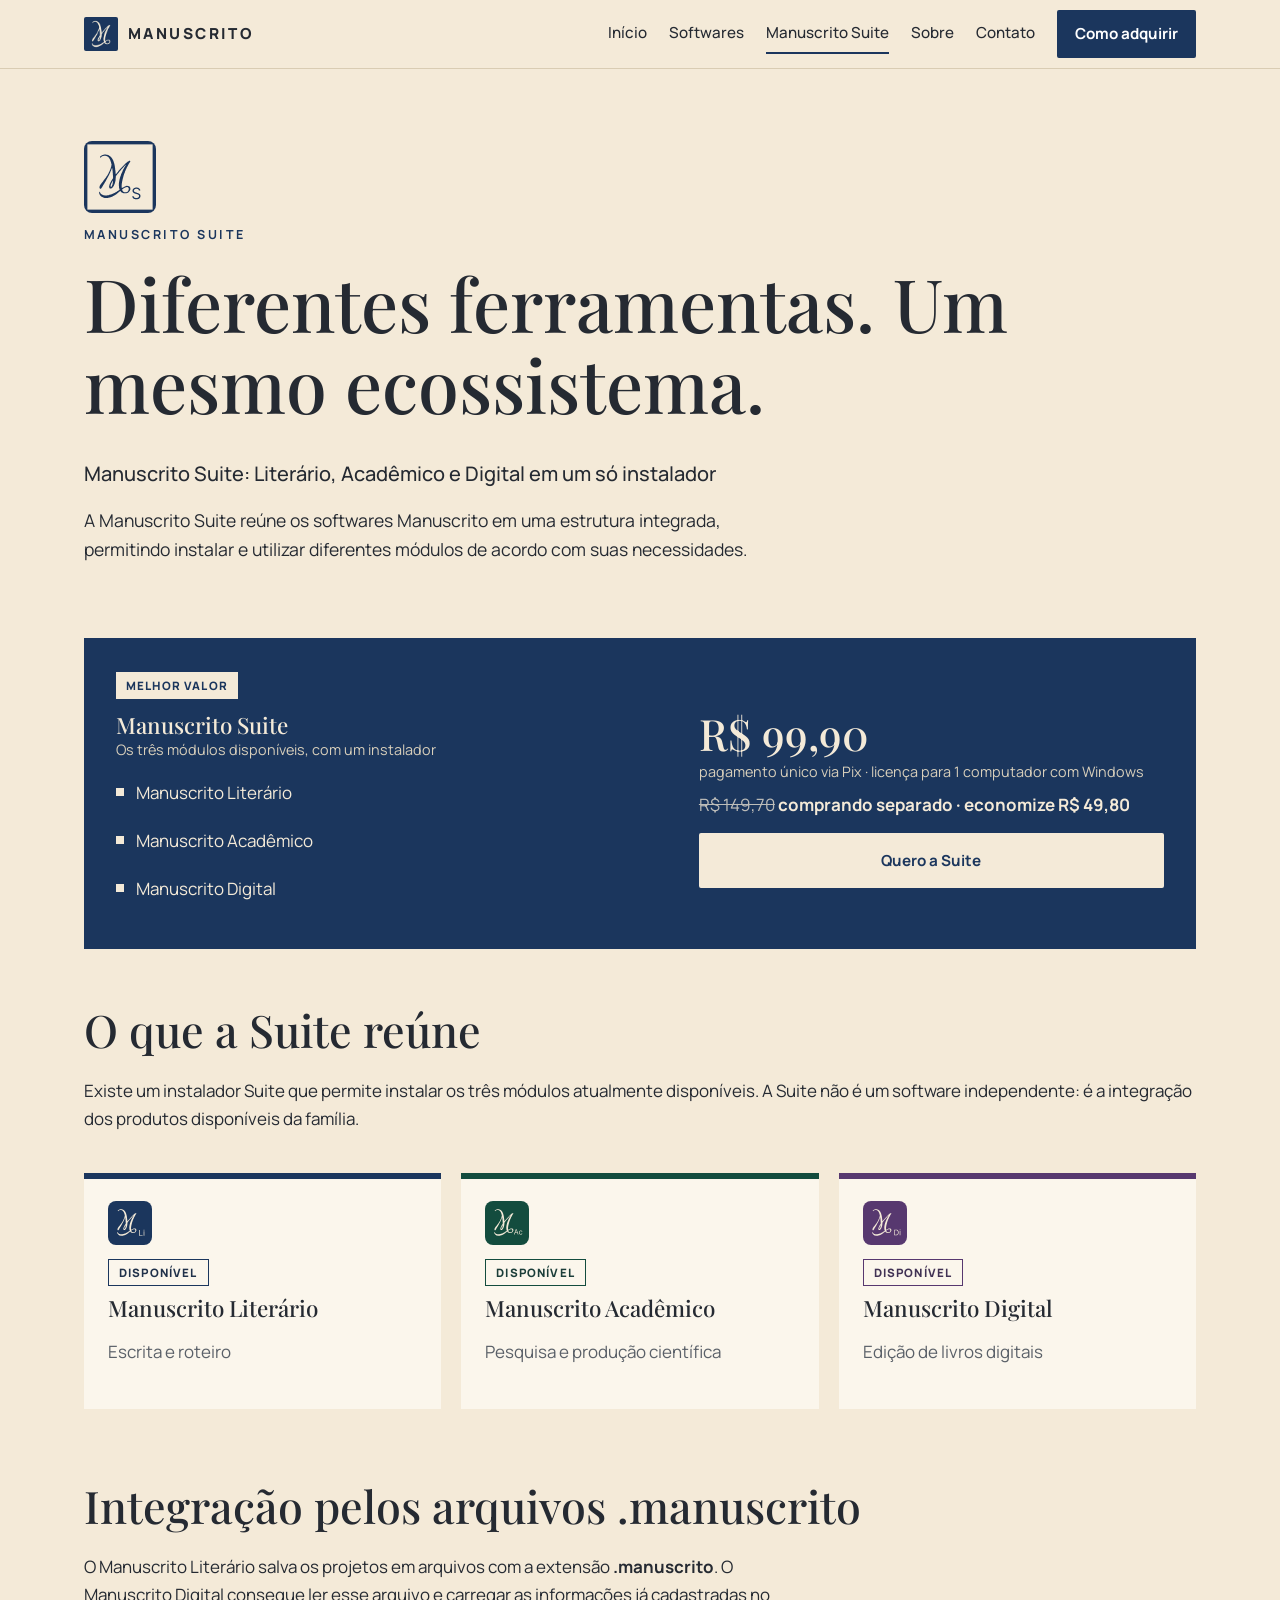
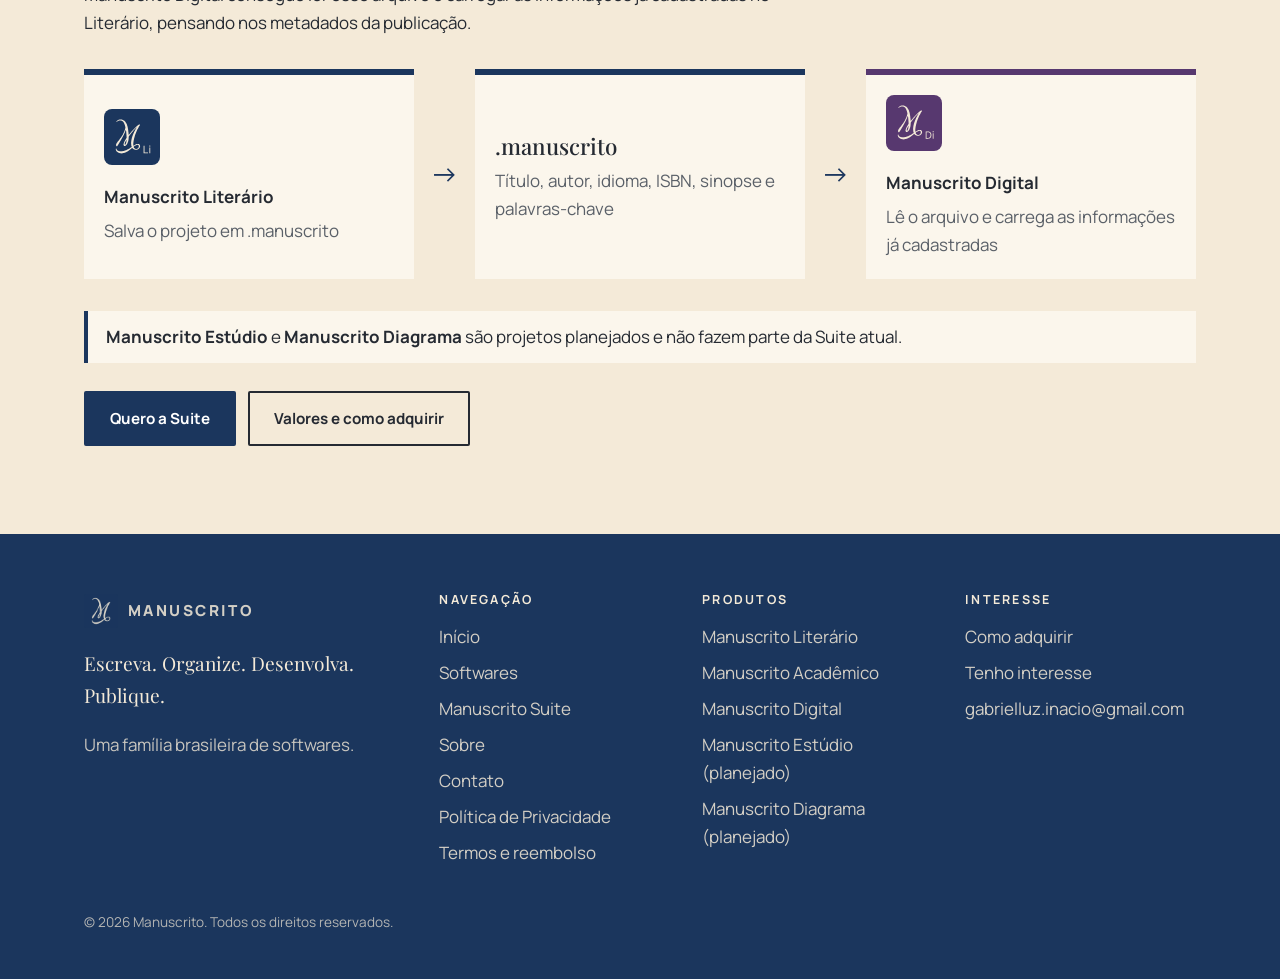
<file: suite/index.html>
<!DOCTYPE html>
<html lang="pt-BR">
<head>
<meta charset="utf-8">
<meta name="viewport" content="width=device-width, initial-scale=1, viewport-fit=cover">
<title>Manuscrito Suite: Literário, Acadêmico e Digital por R$ 99,90</title>
<meta name="description" content="A Manuscrito Suite reúne Literário, Acadêmico e Digital em um só instalador, com licença para 1 computador Windows. R$ 99,90 em pagamento único.">
<meta name="robots" content="index,follow,max-image-preview:large">
<link rel="canonical" href="https://gabrielluzinacio-alt.github.io/manuscrito/suite/">
<meta property="og:title" content="Manuscrito Suite: Literário, Acadêmico e Digital por R$ 99,90"><meta property="og:description" content="A Manuscrito Suite reúne Literário, Acadêmico e Digital em um só instalador, com licença para 1 computador Windows. R$ 99,90 em pagamento único."><meta property="og:type" content="website"><meta property="og:locale" content="pt_BR"><meta property="og:site_name" content="Manuscrito"><meta property="og:url" content="https://gabrielluzinacio-alt.github.io/manuscrito/suite/"><meta property="og:image" content="https://gabrielluzinacio-alt.github.io/manuscrito/assets/img/og.png"><meta property="og:image:width" content="1200"><meta property="og:image:height" content="630"><meta property="og:image:alt" content="Manuscrito: Escreva. Organize. Desenvolva. Publique.">
<meta name="twitter:card" content="summary_large_image">
<meta name="theme-color" content="#1B365D">
<link rel="icon" href="../favicon.ico" sizes="any"><link rel="icon" href="../assets/icons/manuscrito-literario.svg" type="image/svg+xml"><link rel="apple-touch-icon" href="../apple-touch-icon.png">
<link rel="preconnect" href="https://fonts.googleapis.com"><link rel="preconnect" href="https://fonts.gstatic.com" crossorigin>
<link rel="stylesheet" href="https://fonts.googleapis.com/css2?family=Manrope:wght@400;500;700;800&family=Playfair+Display:ital,wght@0,500;0,700;1,500&display=swap">
<link rel="stylesheet" href="../assets/css/style.css">
<noscript><style>[hidden]{display:block!important}.tab-panel{margin-bottom:24px}</style></noscript>
<script type="application/ld+json">{"@context":"https://schema.org","@type":"BreadcrumbList","itemListElement":[{"@type":"ListItem","position":1,"name":"Início","item":"https://gabrielluzinacio-alt.github.io/manuscrito/"},{"@type":"ListItem","position":2,"name":"Manuscrito Suite","item":"https://gabrielluzinacio-alt.github.io/manuscrito/suite/"}]}</script><script type="application/ld+json">{"@context":"https://schema.org","@type":"SoftwareApplication","name":"Manuscrito Suite","description":"Manuscrito Literário, Manuscrito Acadêmico e Manuscrito Digital em um só instalador.","applicationCategory":"UtilitiesApplication","operatingSystem":"Windows","inLanguage":"pt-BR","url":"https://gabrielluzinacio-alt.github.io/manuscrito/suite/","offers":{"@type":"Offer","price":"99.90","priceCurrency":"BRL","availability":"https://schema.org/InStock","url":"https://gabrielluzinacio-alt.github.io/manuscrito/adquirir/"},"publisher":{"@id":"https://gabrielluzinacio-alt.github.io/manuscrito/#org"}}</script>
</head>
<body>
<a class="sr" href="#main">Pular para o conteúdo</a>
<header><div class="wrap bar"><a class="logo" href="../" aria-label="Manuscrito — página inicial"><img class="mk" src="../assets/img/logo.png" alt="" width="34" height="34">MANUSCRITO</a><button class="menu" type="button" aria-expanded="false" aria-controls="nav">Menu</button>
<nav id="nav" aria-label="Principal"><a href="../">Início</a><a href="../softwares/">Softwares</a><a href="../suite/" aria-current="page">Manuscrito Suite</a><a href="../sobre/">Sobre</a><a href="../contato/">Contato</a><a class="btn" href="../adquirir/">Como adquirir</a></nav></div></header>
<main id="main" tabindex="-1" style="outline:none" class="fade">
<div class="wrap" style="padding:72px 24px 24px"><svg class="mkm" aria-hidden="true" focusable="false" width="72" height="72" viewBox="0 0 512 512"><rect width="512" height="512" fill="#1B365D"/><rect x="24" y="24" width="464" height="464" fill="#F4EAD8"/><use href="../assets/icons/sprite.svg#M" fill="#1B365D"/><use href="../assets/icons/sprite.svg#s-suite" fill="#1B365D"/></svg><div class="eyebrow">Manuscrito Suite</div><h1>Diferentes ferramentas. Um mesmo ecossistema.</h1><h2 class="sub">Manuscrito Suite: Literário, Acadêmico e Digital em um só instalador</h2><p style="max-width:680px;font-size:1.1rem">A Manuscrito Suite reúne os softwares Manuscrito em uma estrutura integrada, permitindo instalar e utilizar diferentes módulos de acordo com suas necessidades.</p>
<div class="pcards"><article class="pcard feat"><div><span class="badge">Melhor valor</span><h3>Manuscrito Suite</h3><p class="cat">Os três módulos disponíveis, com um instalador</p><ul><li>Manuscrito Literário</li><li>Manuscrito Acadêmico</li><li>Manuscrito Digital</li></ul></div><div><p class="amt">R$ 99,90<small>pagamento único via Pix · licença para 1 computador com Windows</small></p><p class="save"><s>R$ 149,70</s> comprando separado · economize R$ 49,80</p><a class="btn" href="../contato/?software=suite">Quero a Suite</a></div></article></div></div>
<section style="padding-top:32px"><div class="wrap"><h2>O que a Suite reúne</h2><p>Existe um instalador Suite que permite instalar os três módulos atualmente disponíveis. A Suite não é um software independente: é a integração dos produtos disponíveis da família.</p><div class="feat"><a class="pc third" href="../literario/" style="--c:#1B365D;--cl:#7FA9E6"><div class="body"><svg class="mkm" aria-hidden="true" focusable="false" width="44" height="44" viewBox="0 0 512 512"><rect width="512" height="512" fill="#1B365D"/><use href="../assets/icons/sprite.svg#M" fill="#F4EAD8"/><use href="../assets/icons/sprite.svg#s-literario" fill="#F4EAD8"/></svg><span class="tag">Disponível</span><h3>Manuscrito Literário</h3><p class="mut">Escrita e roteiro</p></div></a><a class="pc third" href="../academico/" style="--c:#134C3E;--cl:#5DBE98"><div class="body"><svg class="mkm" aria-hidden="true" focusable="false" width="44" height="44" viewBox="0 0 512 512"><rect width="512" height="512" fill="#134C3E"/><use href="../assets/icons/sprite.svg#M" fill="#F4EAD8"/><use href="../assets/icons/sprite.svg#s-academico" fill="#F4EAD8"/></svg><span class="tag">Disponível</span><h3>Manuscrito Acadêmico</h3><p class="mut">Pesquisa e produção científica</p></div></a><a class="pc third" href="../digital/" style="--c:#57386F;--cl:#B79AE6"><div class="body"><svg class="mkm" aria-hidden="true" focusable="false" width="44" height="44" viewBox="0 0 512 512"><rect width="512" height="512" fill="#57386F"/><use href="../assets/icons/sprite.svg#M" fill="#F4EAD8"/><use href="../assets/icons/sprite.svg#s-digital" fill="#F4EAD8"/></svg><span class="tag">Disponível</span><h3>Manuscrito Digital</h3><p class="mut">Edição de livros digitais</p></div></a></div>
<h2 style="margin-top:72px">Integração pelos arquivos .manuscrito</h2><p style="max-width:700px">O Manuscrito Literário salva os projetos em arquivos com a extensão <strong>.manuscrito</strong>. O Manuscrito Digital consegue ler esse arquivo e carregar as informações já cadastradas no Literário, pensando nos metadados da publicação.</p>
<div class="flow" role="group" aria-label="Fluxo de integração entre Literário e Digital"><div class="fbox" style="--c:#1B365D;--cl:#7FA9E6"><svg class="mkm" aria-hidden="true" focusable="false" width="56" height="56" viewBox="0 0 512 512"><rect width="512" height="512" fill="#1B365D"/><use href="../assets/icons/sprite.svg#M" fill="#F4EAD8"/><use href="../assets/icons/sprite.svg#s-literario" fill="#F4EAD8"/></svg><strong>Manuscrito Literário</strong><span class="mut">Salva o projeto em .manuscrito</span></div><div class="farrow" aria-hidden="true">→</div><div class="fbox"><strong class="fil">.manuscrito</strong><span class="mut">Título, autor, idioma, ISBN, sinopse e palavras-chave</span></div><div class="farrow" aria-hidden="true">→</div><div class="fbox" style="--c:#57386F;--cl:#B79AE6"><svg class="mkm" aria-hidden="true" focusable="false" width="56" height="56" viewBox="0 0 512 512"><rect width="512" height="512" fill="#57386F"/><use href="../assets/icons/sprite.svg#M" fill="#F4EAD8"/><use href="../assets/icons/sprite.svg#s-digital" fill="#F4EAD8"/></svg><strong>Manuscrito Digital</strong><span class="mut">Lê o arquivo e carrega as informações já cadastradas</span></div></div>
<div class="note"><strong>Manuscrito Estúdio</strong> e <strong>Manuscrito Diagrama</strong> são projetos planejados e não fazem parte da Suite atual.</div><div class="row"><a class="btn" href="../contato/?software=suite">Quero a Suite</a><a class="btn o" href="../adquirir/">Valores e como adquirir</a></div></div></section>
</main>
<footer><div class="wrap"><div class="g"><div><a class="logo" href="../" aria-label="Manuscrito — página inicial"><img class="mk" src="../assets/img/logo.png" alt="" width="34" height="34">MANUSCRITO</a><p style="font-family:'Playfair Display',serif;font-size:1.2rem;margin-top:16px">Escreva. Organize. Desenvolva. Publique.</p><p style="opacity:.8">Uma família brasileira de softwares.</p></div>
<div><h4>Navegação</h4><a href="../">Início</a><a href="../softwares/">Softwares</a><a href="../suite/">Manuscrito Suite</a><a href="../sobre/">Sobre</a><a href="../contato/">Contato</a><a href="../privacidade/">Política de Privacidade</a><a href="../termos/">Termos e reembolso</a></div><div><h4>Produtos</h4><a href="../literario/">Manuscrito Literário</a><a href="../academico/">Manuscrito Acadêmico</a><a href="../digital/">Manuscrito Digital</a><a href="../estudio/">Manuscrito Estúdio (planejado)</a><a href="../diagrama/">Manuscrito Diagrama (planejado)</a></div><div><h4>Interesse</h4><a href="../adquirir/">Como adquirir</a><a href="../contato/">Tenho interesse</a><a href="mailto:gabrielluz.inacio@gmail.com">gabrielluz.inacio@gmail.com</a></div></div>
<p style="margin-top:40px;opacity:.7;font-size:.85rem">© <span id="ano">2026</span> Manuscrito. Todos os direitos reservados.</p></div></footer>
<script src="../assets/js/config.js"></script><script src="../assets/js/main.js" defer></script>
</body>
</html>
</file>
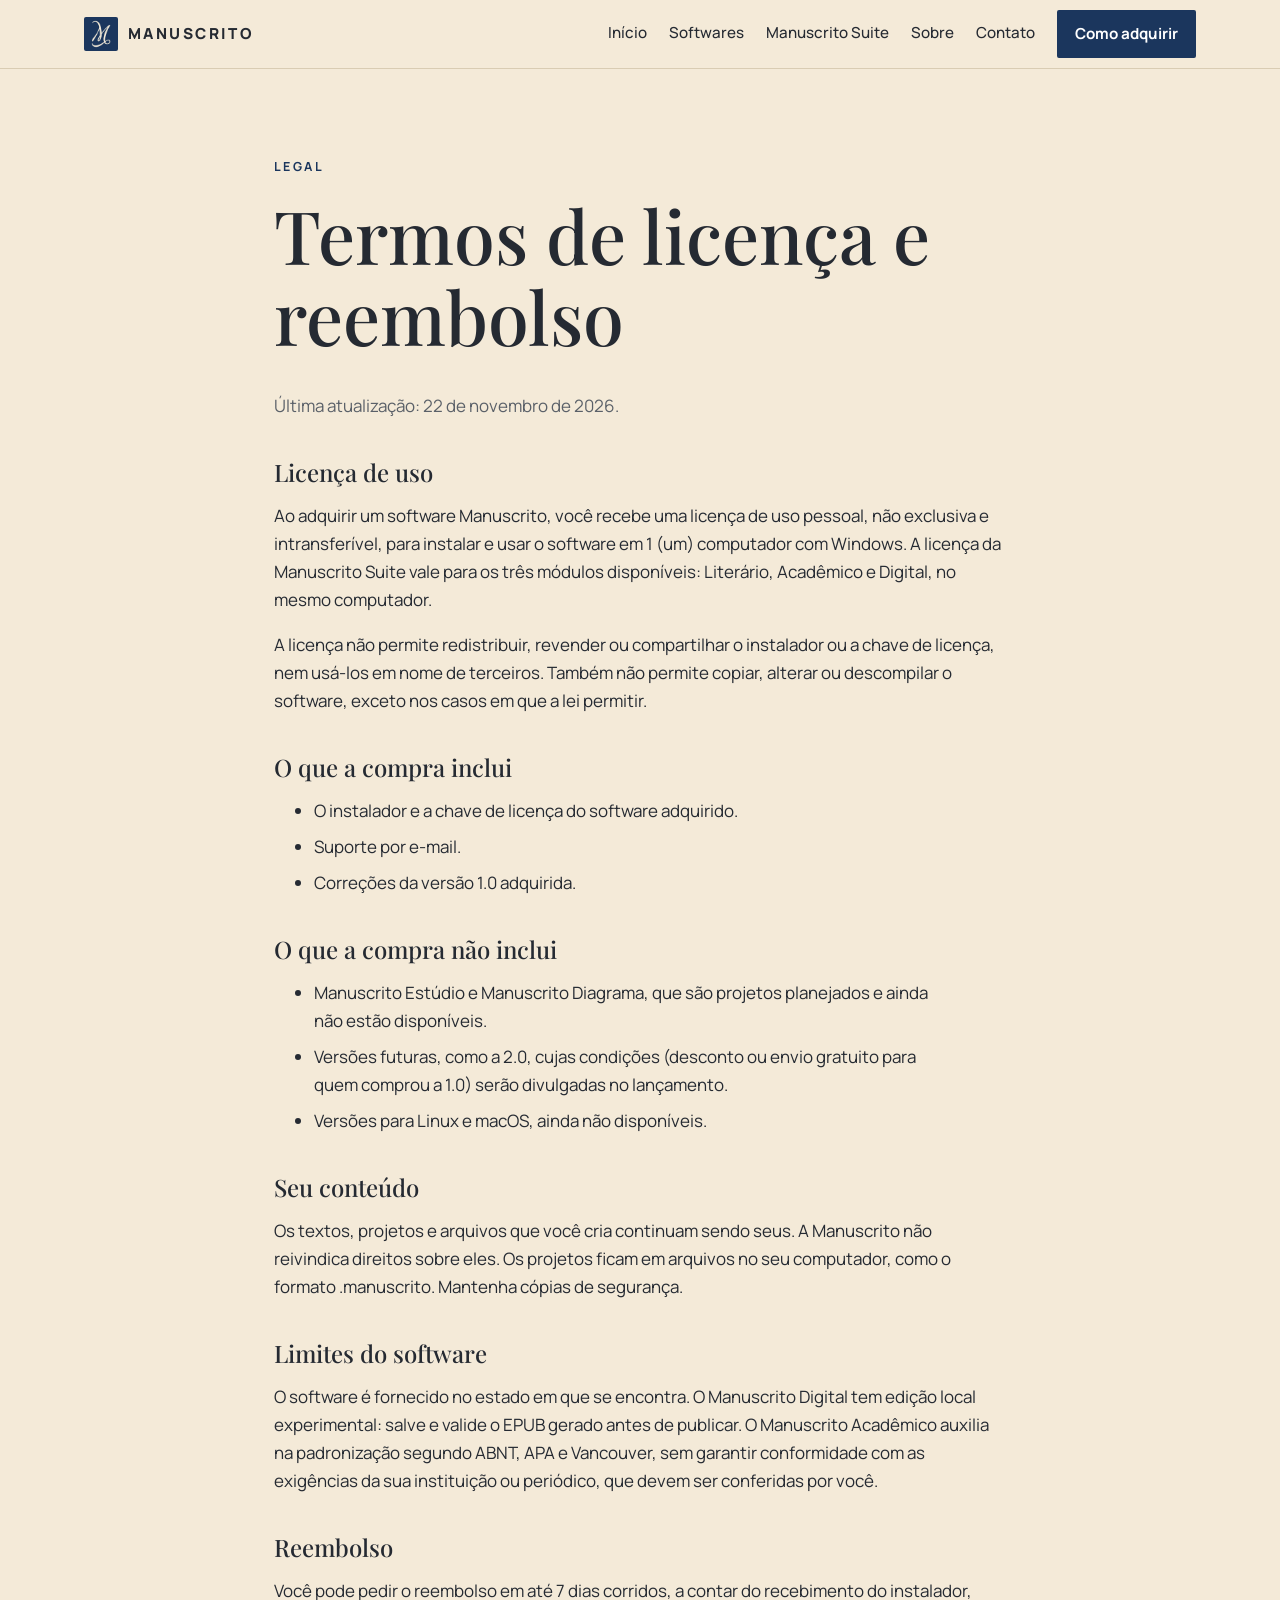
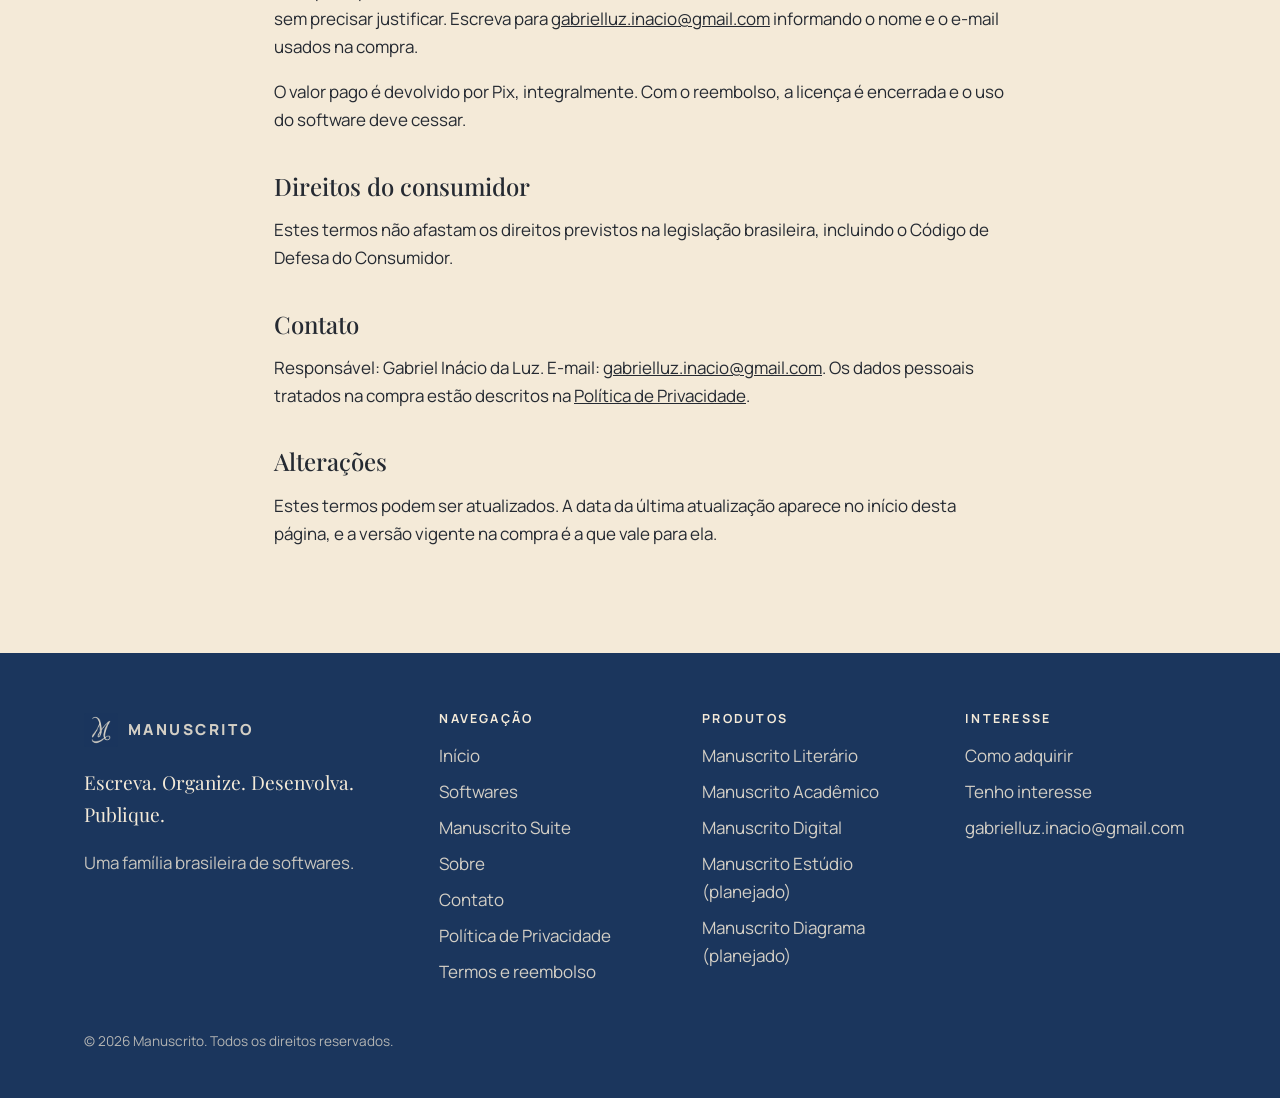
<file: termos/index.html>
<!DOCTYPE html>
<html lang="pt-BR">
<head>
<meta charset="utf-8">
<meta name="viewport" content="width=device-width, initial-scale=1, viewport-fit=cover">
<title>Termos de licença e reembolso — Manuscrito</title>
<meta name="description" content="Licença de uso, o que a compra inclui, limites do software e como pedir reembolso em até 7 dias.">
<meta name="robots" content="index,follow,max-image-preview:large">
<link rel="canonical" href="https://gabrielluzinacio-alt.github.io/manuscrito/termos/">
<meta property="og:title" content="Termos de licença e reembolso — Manuscrito"><meta property="og:description" content="Licença de uso, o que a compra inclui, limites do software e como pedir reembolso em até 7 dias."><meta property="og:type" content="website"><meta property="og:locale" content="pt_BR"><meta property="og:site_name" content="Manuscrito"><meta property="og:url" content="https://gabrielluzinacio-alt.github.io/manuscrito/termos/"><meta property="og:image" content="https://gabrielluzinacio-alt.github.io/manuscrito/assets/img/og.png"><meta property="og:image:width" content="1200"><meta property="og:image:height" content="630"><meta property="og:image:alt" content="Manuscrito: Escreva. Organize. Desenvolva. Publique.">
<meta name="twitter:card" content="summary_large_image">
<meta name="theme-color" content="#1B365D">
<link rel="icon" href="../favicon.ico" sizes="any"><link rel="icon" href="../assets/icons/manuscrito-literario.svg" type="image/svg+xml"><link rel="apple-touch-icon" href="../apple-touch-icon.png">
<link rel="preconnect" href="https://fonts.googleapis.com"><link rel="preconnect" href="https://fonts.gstatic.com" crossorigin>
<link rel="stylesheet" href="https://fonts.googleapis.com/css2?family=Manrope:wght@400;500;700;800&family=Playfair+Display:ital,wght@0,500;0,700;1,500&display=swap">
<link rel="stylesheet" href="../assets/css/style.css">
<noscript><style>[hidden]{display:block!important}.tab-panel{margin-bottom:24px}</style></noscript>

</head>
<body>
<a class="sr" href="#main">Pular para o conteúdo</a>
<header><div class="wrap bar"><a class="logo" href="../" aria-label="Manuscrito — página inicial"><img class="mk" src="../assets/img/logo.png" alt="" width="34" height="34">MANUSCRITO</a><button class="menu" type="button" aria-expanded="false" aria-controls="nav">Menu</button>
<nav id="nav" aria-label="Principal"><a href="../">Início</a><a href="../softwares/">Softwares</a><a href="../suite/">Manuscrito Suite</a><a href="../sobre/">Sobre</a><a href="../contato/">Contato</a><a class="btn" href="../adquirir/">Como adquirir</a></nav></div></header>
<main id="main" tabindex="-1" style="outline:none" class="fade">

<section><div class="wrap" style="max-width:780px"><div class="eyebrow">Legal</div><h1>Termos de licença e reembolso</h1><p class="mut">Última atualização: 22 de novembro de 2026.</p>
<h2 style="font-size:1.5rem;margin-top:1.6em">Licença de uso</h2>
<p>Ao adquirir um software Manuscrito, você recebe uma licença de uso pessoal, não exclusiva e intransferível, para instalar e usar o software em 1 (um) computador com Windows. A licença da Manuscrito Suite vale para os três módulos disponíveis: Literário, Acadêmico e Digital, no mesmo computador.</p>
<p>A licença não permite redistribuir, revender ou compartilhar o instalador ou a chave de licença, nem usá-los em nome de terceiros. Também não permite copiar, alterar ou descompilar o software, exceto nos casos em que a lei permitir.</p>
<h2 style="font-size:1.5rem;margin-top:1.6em">O que a compra inclui</h2>
<ul><li>O instalador e a chave de licença do software adquirido.</li><li>Suporte por e-mail.</li><li>Correções da versão 1.0 adquirida.</li></ul>
<h2 style="font-size:1.5rem;margin-top:1.6em">O que a compra não inclui</h2>
<ul><li>Manuscrito Estúdio e Manuscrito Diagrama, que são projetos planejados e ainda não estão disponíveis.</li><li>Versões futuras, como a 2.0, cujas condições (desconto ou envio gratuito para quem comprou a 1.0) serão divulgadas no lançamento.</li><li>Versões para Linux e macOS, ainda não disponíveis.</li></ul>
<h2 style="font-size:1.5rem;margin-top:1.6em">Seu conteúdo</h2>
<p>Os textos, projetos e arquivos que você cria continuam sendo seus. A Manuscrito não reivindica direitos sobre eles. Os projetos ficam em arquivos no seu computador, como o formato .manuscrito. Mantenha cópias de segurança.</p>
<h2 style="font-size:1.5rem;margin-top:1.6em">Limites do software</h2>
<p>O software é fornecido no estado em que se encontra. O Manuscrito Digital tem edição local experimental: salve e valide o EPUB gerado antes de publicar. O Manuscrito Acadêmico auxilia na padronização segundo ABNT, APA e Vancouver, sem garantir conformidade com as exigências da sua instituição ou periódico, que devem ser conferidas por você.</p>
<h2 id="reembolso" style="font-size:1.5rem;margin-top:1.6em">Reembolso</h2>
<p>Você pode pedir o reembolso em até 7 dias corridos, a contar do recebimento do instalador, sem precisar justificar. Escreva para <a href="mailto:gabrielluz.inacio@gmail.com">gabrielluz.inacio@gmail.com</a> informando o nome e o e-mail usados na compra.</p>
<p>O valor pago é devolvido por Pix, integralmente. Com o reembolso, a licença é encerrada e o uso do software deve cessar.</p>
<h2 style="font-size:1.5rem;margin-top:1.6em">Direitos do consumidor</h2>
<p>Estes termos não afastam os direitos previstos na legislação brasileira, incluindo o Código de Defesa do Consumidor.</p>
<h2 style="font-size:1.5rem;margin-top:1.6em">Contato</h2>
<p>Responsável: Gabriel Inácio da Luz. E-mail: <a href="mailto:gabrielluz.inacio@gmail.com">gabrielluz.inacio@gmail.com</a>. Os dados pessoais tratados na compra estão descritos na <a href="../privacidade/">Política de Privacidade</a>.</p>
<h2 style="font-size:1.5rem;margin-top:1.6em">Alterações</h2>
<p>Estes termos podem ser atualizados. A data da última atualização aparece no início desta página, e a versão vigente na compra é a que vale para ela.</p></div></section>

</main>
<footer><div class="wrap"><div class="g"><div><a class="logo" href="../" aria-label="Manuscrito — página inicial"><img class="mk" src="../assets/img/logo.png" alt="" width="34" height="34">MANUSCRITO</a><p style="font-family:'Playfair Display',serif;font-size:1.2rem;margin-top:16px">Escreva. Organize. Desenvolva. Publique.</p><p style="opacity:.8">Uma família brasileira de softwares.</p></div>
<div><h4>Navegação</h4><a href="../">Início</a><a href="../softwares/">Softwares</a><a href="../suite/">Manuscrito Suite</a><a href="../sobre/">Sobre</a><a href="../contato/">Contato</a><a href="../privacidade/">Política de Privacidade</a><a href="../termos/">Termos e reembolso</a></div><div><h4>Produtos</h4><a href="../literario/">Manuscrito Literário</a><a href="../academico/">Manuscrito Acadêmico</a><a href="../digital/">Manuscrito Digital</a><a href="../estudio/">Manuscrito Estúdio (planejado)</a><a href="../diagrama/">Manuscrito Diagrama (planejado)</a></div><div><h4>Interesse</h4><a href="../adquirir/">Como adquirir</a><a href="../contato/">Tenho interesse</a><a href="mailto:gabrielluz.inacio@gmail.com">gabrielluz.inacio@gmail.com</a></div></div>
<p style="margin-top:40px;opacity:.7;font-size:.85rem">© <span id="ano">2026</span> Manuscrito. Todos os direitos reservados.</p></div></footer>
<script src="../assets/js/config.js"></script><script src="../assets/js/main.js" defer></script>
</body>
</html>
</file>
<file: assets/css/style.css>
:root{--bg:#F4EAD8;--ink:#252A32;--mut:#5a6068;--card:#fbf6ec;--line:#d9ccb3;--brand:#1B365D;--btn:#1B365D;--btnfg:#fff;--dk:#1B365D;--dkfg:#F4EAD8;
box-sizing:border-box;padding-top:env(safe-area-inset-top,0px);padding-bottom:env(safe-area-inset-bottom,0px);color-scheme:light}
@media (prefers-color-scheme:dark){:root:not([data-theme="light"]){--bg:#1d2128;--ink:#F4EAD8;--mut:#b5b0a4;--card:#252A32;--line:#3a404a;--brand:#9DB8E3;--btn:#F4EAD8;--btnfg:#1B365D;--dk:#16294a;color-scheme:dark}}
:root[data-theme="dark"]{--bg:#1d2128;--ink:#F4EAD8;--mut:#b5b0a4;--card:#252A32;--line:#3a404a;--brand:#9DB8E3;--btn:#F4EAD8;--btnfg:#1B365D;--dk:#16294a;color-scheme:dark}
html{scroll-padding-top:env(safe-area-inset-top,0px)}
*{box-sizing:border-box}
body{margin:0;background:var(--bg);color:var(--ink);font:400 17px/1.65 Manrope,Inter,system-ui,sans-serif}
body::before{content:"";position:fixed;inset:0 0 auto;height:env(safe-area-inset-top,0px);background:var(--bg);z-index:30}
h1,h2,h3{font-family:"Playfair Display","Cormorant Garamond",Georgia,serif;line-height:1.1;margin:0 0 .5em;font-weight:500}
h1{font-size:clamp(2.4rem,6vw,4.6rem)}h2{font-size:clamp(1.8rem,3.6vw,2.8rem)}h3{font-size:1.4rem}
a{color:inherit}.wrap{max-width:1160px;margin:0 auto;padding:0 24px}
.sr{position:absolute;left:-999px}.sr:focus{left:8px;top:8px;background:var(--btn);color:var(--btnfg);padding:8px 12px;z-index:50}
:focus-visible{outline:3px solid var(--brand);outline-offset:3px}
header{position:sticky;top:env(safe-area-inset-top,0px);z-index:20;background:var(--bg);border-bottom:1px solid var(--line)}
.bar{display:flex;align-items:center;justify-content:space-between;gap:16px;height:68px}
.logo{display:flex;align-items:center;gap:10px;text-decoration:none;font-weight:800;letter-spacing:.16em;font-size:.95rem}
.mk{width:34px;height:34px;background:#1B365D;color:#F4EAD8;display:grid;place-items:center;font:500 1.3rem "Playfair Display",serif;border-radius:2px}
nav{display:flex;align-items:center;gap:22px}nav a{text-decoration:none;font-size:.95rem;font-weight:500;padding:6px 0;border-bottom:2px solid transparent}
nav a[aria-current=page]{border-color:var(--brand)}
.btn{display:inline-block;background:var(--btn);color:var(--btnfg);padding:13px 24px;border-radius:2px;font-weight:700;font-size:.95rem;text-decoration:none;border:2px solid var(--btn);cursor:pointer;font-family:inherit}
.btn.o{background:transparent;color:inherit;border-color:currentColor}nav .btn{padding:9px 16px;color:var(--btnfg)}
.menu{display:none;background:none;border:1px solid var(--line);color:inherit;padding:8px 12px;font:inherit;cursor:pointer}
@media(max-width:820px){.menu{display:block}nav{display:none;position:absolute;top:68px;left:0;right:0;background:var(--bg);flex-direction:column;align-items:flex-start;padding:20px 24px;border-bottom:1px solid var(--line)}nav.open{display:flex}}
section{padding:88px 0}.eyebrow{font-size:.78rem;letter-spacing:.2em;text-transform:uppercase;font-weight:700;color:var(--brand);margin-bottom:16px}
.hero{display:grid;grid-template-columns:1.15fr .85fr;gap:48px;align-items:center;padding:72px 0}
@media(max-width:900px){.hero{grid-template-columns:1fr}}
.hero p.sub{font-size:1.25rem;font-weight:500}.mut{color:var(--mut)}.row{display:flex;gap:12px;flex-wrap:wrap;margin-top:28px}
.dark{background:var(--dk);color:#F4EAD8}.dark .eyebrow{color:#d8c7a0}.dark .btn{background:#F4EAD8;color:#1B365D;border-color:#F4EAD8}.dark .btn.o{background:transparent;color:#F4EAD8}
.feat{display:grid;grid-template-columns:repeat(12,1fr);gap:20px;margin-top:40px}
.pc{grid-column:span 4;border-top:6px solid var(--c);background:var(--card);display:flex;flex-direction:column;text-decoration:none}
.pc:nth-child(1){grid-column:span 6}.pc:nth-child(2){grid-column:span 6;margin-top:40px}.pc:nth-child(3){grid-column:span 12;flex-direction:row}
.pc:nth-child(3) .art{width:40%;flex:none}.pc .body{padding:22px 24px 26px}
@media(max-width:820px){.pc,.pc:nth-child(n){grid-column:span 12;margin-top:0;flex-direction:column}.pc:nth-child(3) .art{width:100%}}
.art{display:block;width:100%;height:auto;background:color-mix(in srgb,var(--c) 14%,var(--bg))}
.tag{display:inline-block;font-size:.72rem;font-weight:800;letter-spacing:.1em;text-transform:uppercase;padding:3px 10px;border:1px solid var(--c);color:var(--ct,var(--c));margin-bottom:10px}
.tag.pl{border-style:dashed;color:var(--mut);border-color:var(--mut)}.cat{font-size:.85rem;color:var(--mut);margin:0 0 6px}
.plan{margin-top:48px;border:2px dashed var(--line);padding:28px;display:grid;grid-template-columns:1fr 1fr;gap:24px}
@media(max-width:820px){.plan{grid-template-columns:1fr}}.plan a{text-decoration:none;display:block;padding:8px 0}
.two{display:grid;grid-template-columns:1fr 1fr;gap:48px;align-items:center}@media(max-width:820px){.two{grid-template-columns:1fr}}
.pband{background:color-mix(in srgb,var(--c) 16%,var(--bg));border-bottom:6px solid var(--c);padding:72px 0 56px}
[style*="--c"]{--ct:color-mix(in srgb,var(--c) 55%,var(--ink))}.pband h1{color:var(--ct)}.slogan{font:italic 500 clamp(1.5rem,3.2vw,2.3rem)/1.2 "Playfair Display",Georgia,serif;color:var(--brand);margin:0 0 20px}.mk{object-fit:cover;background:#1B365D}figure{margin:0}figcaption{font-size:.85rem;color:var(--mut);margin-top:12px}.pgrid{display:grid;grid-template-columns:1.3fr .7fr;gap:56px}@media(max-width:820px){.pgrid{grid-template-columns:1fr}}
.rec{list-style:none;padding:0;margin:0;columns:2;column-gap:32px}@media(max-width:600px){.rec{columns:1}}.rec li{padding:10px 0 10px 22px;border-bottom:1px solid var(--line);position:relative;break-inside:avoid}.rec li::before{content:"";position:absolute;left:0;top:19px;width:9px;height:9px;background:var(--c)}
.note{border-left:4px solid var(--c,var(--brand));padding:12px 18px;background:var(--card);margin:24px 0}
form{display:grid;gap:18px;max-width:680px}label{font-weight:700;font-size:.9rem;display:block;margin-bottom:6px}
input,select,textarea{width:100%;padding:12px 14px;font:inherit;background:var(--card);color:var(--ink);border:1.5px solid var(--mut);border-radius:2px}
.err{color:#b3261e;font-size:.85rem;margin:6px 0 0;font-weight:600}@media(prefers-color-scheme:dark){.err{color:#ff9d94}}
.chk{display:flex;gap:10px;align-items:flex-start}.chk input{width:auto;margin-top:6px}.chk label{font-weight:400;margin:0}
footer{background:var(--dk);color:#F4EAD8;padding:56px 0 32px}footer .g{display:grid;grid-template-columns:1.4fr 1fr 1fr 1fr;gap:32px}@media(max-width:820px){footer .g{grid-template-columns:1fr 1fr}}
footer a{display:block;text-decoration:none;padding:4px 0;opacity:.85}footer h4{margin:0 0 8px;font-size:.78rem;letter-spacing:.18em;text-transform:uppercase}
.fade{animation:f .5s ease both}@keyframes f{from{opacity:0;transform:translateY(8px)}}@media(prefers-reduced-motion:reduce){.fade{animation:none}}
img.art{aspect-ratio:16/9;object-fit:cover;object-position:top left}
.zoom{all:unset;display:block;width:100%;cursor:zoom-in}.zoom:focus-visible{outline:3px solid var(--brand);outline-offset:4px}
.shot{width:100%;height:auto;display:block;border:1px solid var(--line);border-radius:6px;box-shadow:0 14px 34px rgba(0,0,0,.2)}
.ss{display:grid;gap:44px}.sg{display:grid;grid-template-columns:1fr 1fr;gap:28px}.sg>div:first-child{grid-column:span 2}@media(max-width:700px){.sg{grid-template-columns:1fr}.sg>div:first-child{grid-column:auto}}
.tabs{display:flex;gap:8px;margin-bottom:20px;flex-wrap:wrap}.tabs button{font:inherit;font-weight:700;padding:10px 16px;background:var(--card);color:var(--ink);border:1.5px solid var(--line);border-radius:2px;cursor:pointer}.tabs button[aria-selected=true]{background:var(--c);color:var(--onc);border-color:var(--c)}
.lb{position:fixed;inset:0;background:rgba(0,0,0,.88);z-index:60;display:grid;place-items:center;padding:16px;cursor:zoom-out}.lb img{max-width:100%;max-height:90vh;border-radius:4px}
.pc.third,.pc.third:nth-child(n){grid-column:span 4;margin-top:0;flex-direction:column}@media(max-width:820px){.pc.third,.pc.third:nth-child(n){grid-column:span 12}}
:root{--onc:#fff}@media (prefers-color-scheme:dark){:root:not([data-theme="light"]){--onc:#16181d}:root:not([data-theme="light"]) [style*="--cl"]{--c:var(--cl)!important}}
:root[data-theme="dark"]{--onc:#16181d}:root[data-theme="dark"] [style*="--cl"]{--c:var(--cl)!important}
.tw{overflow-x:auto}.tbl{width:100%;border-collapse:collapse;min-width:640px}.tbl th,.tbl td{text-align:left;padding:12px 14px;border-bottom:1px solid var(--line);vertical-align:top}.tbl thead th{font-size:.78rem;letter-spacing:.1em;text-transform:uppercase;color:var(--mut)}.tbl tbody th{font-weight:700}
.flow{display:grid;grid-template-columns:1fr auto 1fr auto 1fr;gap:16px;align-items:stretch;margin:32px 0}.fbox{background:var(--card);border-top:6px solid var(--c,var(--brand));padding:20px;display:flex;flex-direction:column;gap:6px;justify-content:center}.fil{font:500 1.4rem "Playfair Display",Georgia,serif}.farrow{align-self:center;font-size:1.8rem;color:var(--brand)}
@media(max-width:820px){.flow{grid-template-columns:1fr}.farrow{transform:rotate(90deg);justify-self:center}}
@media(max-width:800px){.lb{display:block;overflow:auto}.lb img{max-width:none;width:1100px}}

[hidden]{display:none!important}.mkm{display:block;margin-bottom:12px;border-radius:8px;flex:none}.more{color:var(--ct)}
.btn.off{opacity:.5;cursor:not-allowed}a.btn{text-decoration:none}
.themes{display:flex;flex-wrap:wrap;gap:8px;margin:16px 0 8px}.themes button{font:inherit;font-weight:700;padding:9px 14px;background:var(--card);color:var(--ink);border:1.5px solid var(--line);border-radius:2px;cursor:pointer}.themes button[aria-pressed=true]{background:var(--c);color:var(--onc);border-color:var(--c)}
.gal{display:grid;gap:44px}.gal>section{padding:0}.pgrid h2{margin-top:0}
.tab-panel{margin-top:4px}.sub1{font-size:1.3rem}

.price{margin:20px 0 0;font-size:1.05rem}.price strong{font-size:1.4rem;color:var(--ct,var(--brand))}
ol,ul{max-width:680px}li{margin-bottom:8px}
.tbl.pr{min-width:0}.tbl.pr td.v{white-space:nowrap;font-weight:700}
footer a{overflow-wrap:anywhere}@media(max-width:560px){footer .g{grid-template-columns:1fr}}

/* v4: valores, SEO, hierarquia */
h2.sub{font:500 1.25rem/1.4 Manrope,Inter,system-ui,sans-serif;margin:0 0 .7em}
.pband h2.kw{font:500 1.15rem/1.4 Manrope,Inter,system-ui,sans-serif;max-width:720px;margin:.3em 0 1em}
.bprice{margin:0 0 6px;font-size:1.05rem}.bprice strong{font:500 2.3rem/1 "Playfair Display",Georgia,serif;margin-right:10px}
.pcards{display:grid;grid-template-columns:repeat(3,1fr);gap:20px;margin-top:28px}
.pcard{background:var(--card);border-top:6px solid var(--c,var(--brand));padding:26px;display:flex;flex-direction:column;gap:4px}
.pcard h3{margin:4px 0 0}.pcard .cat{margin:0 0 4px;color:var(--mut);font-size:.9rem}
.amt{font:500 2.7rem/1.05 "Playfair Display",Georgia,serif;margin:12px 0 0}.amt small{font:400 .9rem Manrope,Inter,sans-serif;color:var(--mut);display:block;margin-top:6px}
.pcard ul{list-style:none;padding:0;margin:14px 0 22px}.pcard li{padding:6px 0 6px 20px;position:relative}.pcard li::before{content:"";position:absolute;left:0;top:15px;width:8px;height:8px;background:var(--c,var(--brand))}
.pcard .btn{margin-top:auto;text-align:center}
.pcard.feat{grid-column:1/-1;background:var(--dk);color:#F4EAD8;border-top-color:#F4EAD8;display:grid;grid-template-columns:1.15fr 1fr;gap:8px 48px;align-items:center;padding:32px}
.pcard.feat .btn{background:#F4EAD8;color:#1B365D;border-color:#F4EAD8;margin-top:14px;display:block}
.pcard.feat .amt small,.pcard.feat .cat{color:#d8cfbb}.pcard.feat li::before{background:#F4EAD8}.pcard.feat ul{margin:12px 0 0}
.badge{display:inline-block;background:#F4EAD8;color:#1B365D;font-size:.72rem;font-weight:800;letter-spacing:.1em;text-transform:uppercase;padding:4px 10px;margin-bottom:10px}
.save{font-weight:700;margin:10px 0 0}.save s{opacity:.75;font-weight:400}
.incl{display:grid;grid-template-columns:repeat(3,1fr);gap:12px 28px;list-style:none;padding:0;margin:16px 0 0}.incl li{padding-left:24px;position:relative}.incl li::before{content:"✓";position:absolute;left:0;color:var(--brand);font-weight:800}
.steps{list-style:none;padding:0;margin:20px 0 0;display:grid;grid-template-columns:repeat(4,1fr);gap:16px;counter-reset:s}.steps li{background:var(--card);padding:18px;counter-increment:s;border-top:3px solid var(--brand)}.steps li::before{content:counter(s);display:block;font:500 1.8rem "Playfair Display",Georgia,serif;color:var(--brand)}
.faq{margin-top:12px;max-width:760px}.faq details{border-bottom:1px solid var(--line)}.faq summary{cursor:pointer;font-weight:700;padding:14px 0;list-style:none;display:flex;justify-content:space-between;gap:16px}.faq summary::after{content:"+";font-size:1.3rem;line-height:1}.faq details[open] summary::after{content:"–"}.faq summary::-webkit-details-marker{display:none}.faq p{margin:0 0 16px}
.hero .mkrow{display:flex;gap:10px}
@media(max-width:900px){.pcards{grid-template-columns:1fr}.pcard.feat{grid-template-columns:1fr}.incl,.steps{grid-template-columns:1fr 1fr}}
@media(max-width:560px){.incl,.steps{grid-template-columns:1fr}}
</file>
